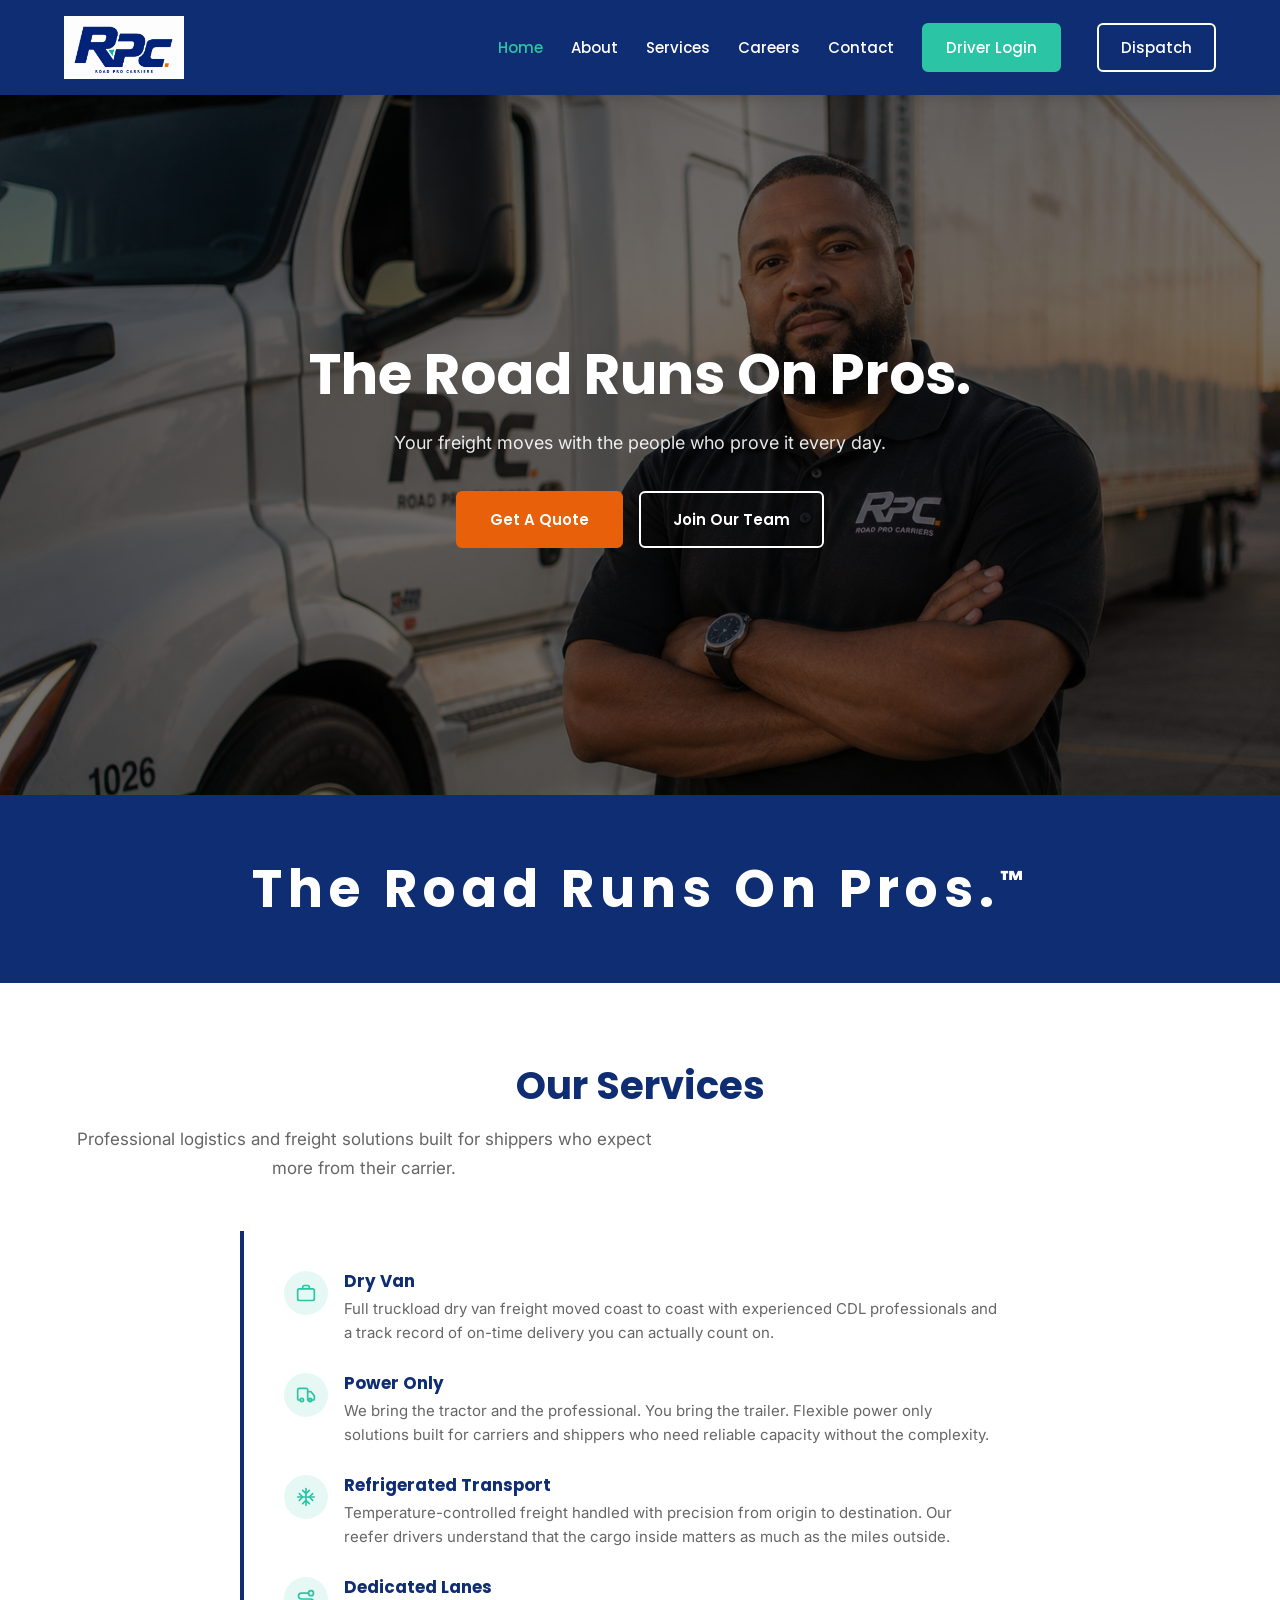
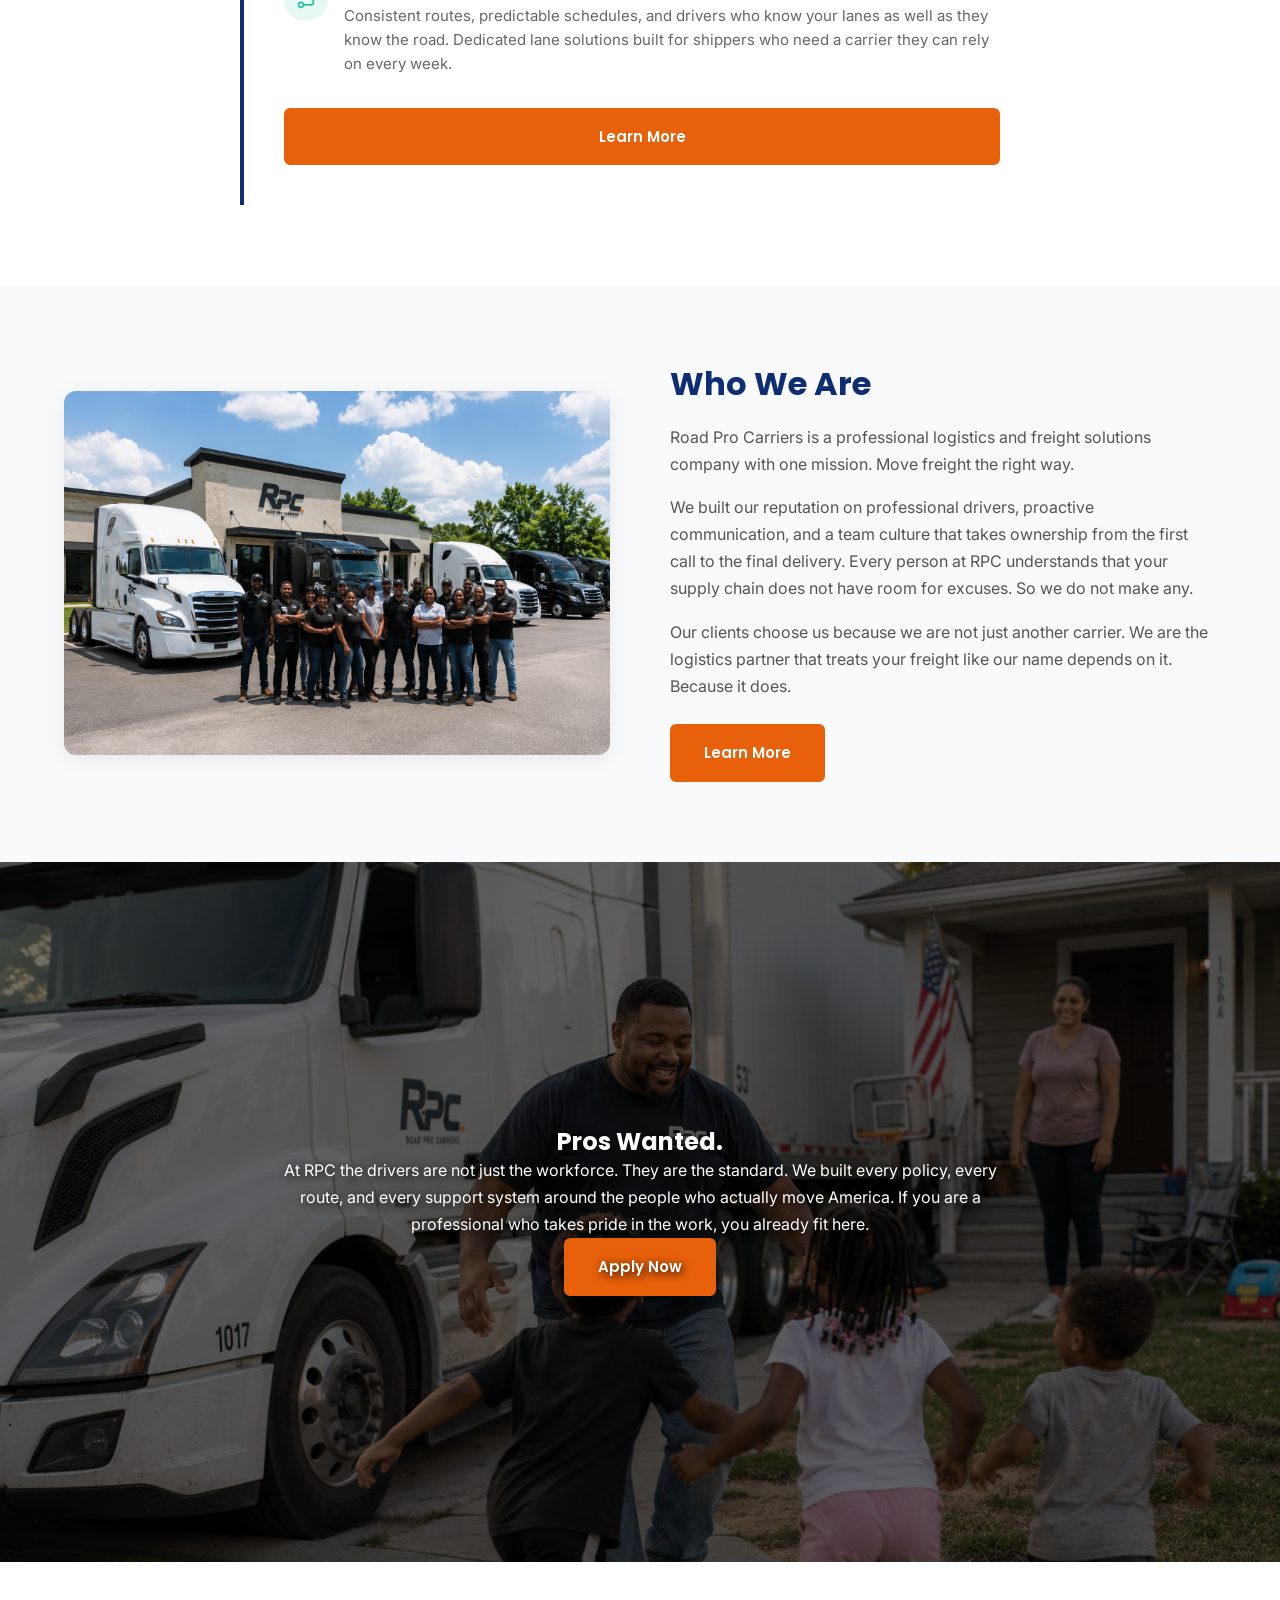
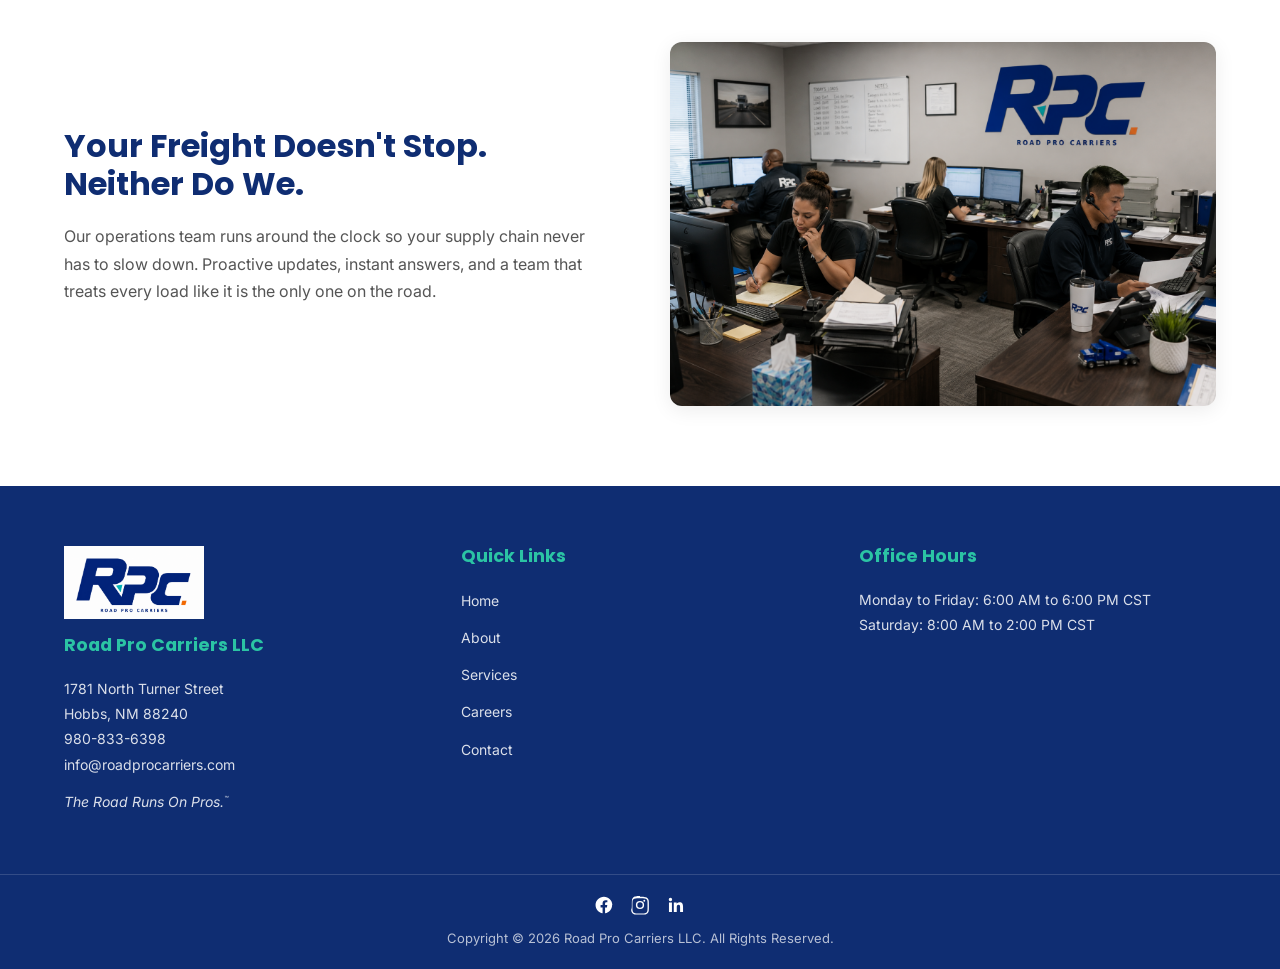
<file: index.html>
<!DOCTYPE html>
<html lang="en">
<head>
  <meta charset="UTF-8">
  <meta name="viewport" content="width=device-width, initial-scale=1.0">
  <meta name="description" content="Road Pro Carriers LLC delivers professional logistics and freight solutions across America. The Road Runs On Pros. Get a quote or join our team today.">
  <title>Road Pro Carriers LLC | The Road Runs On Pros.</title>
  <link rel="stylesheet" href="styles.css">
</head>
<body>

  <header class="site-header">
    <div class="header-inner">
      <a href="https://www.roadprocarriers.com" class="logo">
        <img src="images/logo.png" alt="Road Pro Carriers LLC">
      </a>
      <input type="checkbox" id="nav-toggle" class="nav-toggle">
      <label for="nav-toggle" class="hamburger" aria-label="Toggle navigation">
        <span></span><span></span><span></span>
      </label>
      <nav class="main-nav">
        <a href="index.html" class="active">Home</a>
        <a href="about.html">About</a>
        <a href="services.html">Services</a>
        <a href="careers.html">Careers</a>
        <a href="contact.html">Contact</a>
        <a href="driver-login.html" class="btn btn-teal nav-login">Driver Login</a>
      <a href="portals.html" class="btn btn-navy nav-admin">Dispatch</a>
      </nav>
    </div>
  </header>

  <section class="hero" style="background-image: url('images/hero-driver.png');">
    <div class="hero-content">
      <h1>The Road Runs On Pros.</h1>
      <p>Your freight moves with the people who prove it every day.</p>
      <div class="hero-buttons">
        <a href="contact.html" class="btn btn-orange">Get A Quote</a>
        <a href="careers.html" class="btn btn-white-outline">Join Our Team</a>
      </div>
    </div>
  </section>

  <div class="tagline-bar">The Road Runs On Pros.<sup style="font-size:0.5em; vertical-align:super;">™</sup></div>

  <section>
    <div class="container">
      <h2 class="section-title text-center">Our Services</h2>
      <p class="section-subtitle text-center">Professional logistics and freight solutions built for shippers who expect more from their carrier.</p>
      <div class="services-overview">
        <div class="card services-overview-card">
          <div class="services-overview-list">
            <div class="service-overview-item">
              <div class="icon-circle">
                <svg xmlns="http://www.w3.org/2000/svg" viewBox="0 0 24 24" fill="none" stroke="currentColor" stroke-width="2" stroke-linecap="round" stroke-linejoin="round"><rect x="2" y="7" width="20" height="14" rx="2"/><path d="M16 7V5a2 2 0 0 0-2-2h-4a2 2 0 0 0-2 2v2"/></svg>
              </div>
              <div>
                <h3>Dry Van</h3>
                <p>Full truckload dry van freight moved coast to coast with experienced CDL professionals and a track record of on-time delivery you can actually count on.</p>
              </div>
            </div>
            <div class="service-overview-item">
              <div class="icon-circle">
                <svg xmlns="http://www.w3.org/2000/svg" viewBox="0 0 24 24" fill="none" stroke="currentColor" stroke-width="2" stroke-linecap="round" stroke-linejoin="round"><path d="M14 18V6a2 2 0 0 0-2-2H4a2 2 0 0 0-2 2v11a1 1 0 0 0 1 1h2"/><path d="M15 18h2"/><path d="M19 18h2a1 1 0 0 0 1-1v-3.65a1 1 0 0 0-.22-.624l-3.48-4.35A1 1 0 0 0 17.52 8H14"/><circle cx="17" cy="18" r="2"/><circle cx="7" cy="18" r="2"/></svg>
              </div>
              <div>
                <h3>Power Only</h3>
                <p>We bring the tractor and the professional. You bring the trailer. Flexible power only solutions built for carriers and shippers who need reliable capacity without the complexity.</p>
              </div>
            </div>
            <div class="service-overview-item">
              <div class="icon-circle">
                <svg xmlns="http://www.w3.org/2000/svg" viewBox="0 0 24 24" fill="none" stroke="currentColor" stroke-width="2" stroke-linecap="round" stroke-linejoin="round"><line x1="2" y1="12" x2="22" y2="12"/><line x1="12" y1="2" x2="12" y2="22"/><path d="m20 16-4-4 4-4"/><path d="m4 8 4 4-4 4"/><path d="m16 4-4 4-4-4"/><path d="m8 20 4-4 4 4"/></svg>
              </div>
              <div>
                <h3>Refrigerated Transport</h3>
                <p>Temperature-controlled freight handled with precision from origin to destination. Our reefer drivers understand that the cargo inside matters as much as the miles outside.</p>
              </div>
            </div>
            <div class="service-overview-item">
              <div class="icon-circle">
                <svg xmlns="http://www.w3.org/2000/svg" viewBox="0 0 24 24" fill="none" stroke="currentColor" stroke-width="2" stroke-linecap="round" stroke-linejoin="round"><circle cx="6" cy="19" r="3"/><path d="M9 19h8.5a3.5 3.5 0 0 0 0-7h-11a3.5 3.5 0 0 1 0-7H15"/><circle cx="18" cy="5" r="3"/></svg>
              </div>
              <div>
                <h3>Dedicated Lanes</h3>
                <p>Consistent routes, predictable schedules, and drivers who know your lanes as well as they know the road. Dedicated lane solutions built for shippers who need a carrier they can rely on every week.</p>
              </div>
            </div>
          </div>
          <a href="services.html" class="btn btn-orange">Learn More</a>
        </div>
      </div>
    </div>
  </section>

  <section class="bg-light">
    <div class="container two-col">
      <div class="col-image">
        <img src="images/team-building.png" alt="Road Pro Carriers team building together">
      </div>
      <div class="col-text content-block">
        <h2>Who We Are</h2>
        <p>Road Pro Carriers is a professional logistics and freight solutions company with one mission. Move freight the right way.</p>
        <p>We built our reputation on professional drivers, proactive communication, and a team culture that takes ownership from the first call to the final delivery. Every person at RPC understands that your supply chain does not have room for excuses. So we do not make any.</p>
        <p>Our clients choose us because we are not just another carrier. We are the logistics partner that treats your freight like our name depends on it. Because it does.</p>
        <a href="about.html" class="btn btn-orange">Learn More</a>
      </div>
    </div>
  </section>

  <section class="cta-banner cta-banner-homecoming careers-cta">
    <img src="images/family-homecoming.png" alt="Professional driver reunited with his family" class="cta-banner-img">
    <div class="hero-content">
      <h1>Pros Wanted.</h1>
      <p>At RPC the drivers are not just the workforce. They are the standard. We built every policy, every route, and every support system around the people who actually move America. If you are a professional who takes pride in the work, you already fit here.</p>
      <a href="careers.html" class="btn btn-orange">Apply Now</a>
    </div>
  </section>

  <section>
    <div class="container two-col">
      <div class="col-text content-block">
        <h2>Your Freight Doesn't Stop. Neither Do We.</h2>
        <p>Our operations team runs around the clock so your supply chain never has to slow down. Proactive updates, instant answers, and a team that treats every load like it is the only one on the road.</p>
      </div>
      <div class="col-image">
        <img src="images/office-rpc-wall.png" alt="Road Pro Carriers dispatch office">
      </div>
    </div>
  </section>

  <footer class="site-footer">
    <div class="footer-main">
      <div class="footer-col">
        <img src="images/logo.png" alt="Road Pro Carriers" style="width: 140px; margin-bottom: 16px; display: block;">
        <h4>Road Pro Carriers LLC</h4>
        <p>1781 North Turner Street<br>Hobbs, NM 88240</p>
        <p><a href="tel:9808336398">980-833-6398</a></p>
        <p><a href="mailto:info@roadprocarriers.com">info@roadprocarriers.com</a></p>
        <p class="footer-tagline">The Road Runs On Pros.<sup style="font-size:0.5em; vertical-align:super;">™</sup></p>
      </div>
      <div class="footer-col">
        <h4>Quick Links</h4>
        <ul class="footer-links">
          <li><a href="index.html">Home</a></li>
          <li><a href="about.html">About</a></li>
          <li><a href="services.html">Services</a></li>
          <li><a href="careers.html">Careers</a></li>
          <li><a href="contact.html">Contact</a></li>
        </ul>
      </div>
      <div class="footer-col">
        <h4>Office Hours</h4>
        <p>Monday to Friday: 6:00 AM to 6:00 PM CST</p>
        <p>Saturday: 8:00 AM to 2:00 PM CST</p>
      </div>
    </div>
    <div class="footer-bottom"><div class="footer-social"><a href="https://www.facebook.com/profile.php?id=1209260988936716" target="_blank" rel="noopener noreferrer" aria-label="Facebook"><svg xmlns="http://www.w3.org/2000/svg" viewBox="0 0 24 24" width="20" height="20" fill="currentColor"><path d="M22 12.06C22 6.48 17.52 2 11.94 2 6.35 2 1.87 6.48 1.87 12.06c0 5.02 3.66 9.18 8.44 9.94v-7.03H7.9v-2.91h2.41V9.91c0-2.38 1.42-3.7 3.6-3.7 1.04 0 2.13.19 2.13.19v2.34h-1.2c-1.18 0-1.55.73-1.55 1.48v1.78h2.64l-.42 2.91h-2.22V22c4.78-.76 8.44-4.92 8.44-9.94Z"/></svg></a><a href="https://www.instagram.com/roadprocarriers" target="_blank" rel="noopener noreferrer" aria-label="Instagram"><svg xmlns="http://www.w3.org/2000/svg" viewBox="0 0 24 24" width="20" height="20" fill="currentColor"><path d="M12 2.2c3.2 0 3.58.01 4.85.07 1.17.05 1.97.24 2.43.4a4.9 4.9 0 0 1 1.77 1.15 4.9 4.9 0 0 1 1.15 1.77c.16.46.35 1.26.4 2.43.06 1.27.07 1.65.07 4.85s-.01 3.58-.07 4.85c-.05 1.17-.24 1.97-.4 2.43a4.9 4.9 0 0 1-1.15 1.77 4.9 4.9 0 0 1-1.77 1.15c-.46.16-1.26.35-2.43.4-1.27.06-1.65.07-4.85.07s-3.58-.01-4.85-.07c-1.17-.05-1.97-.24-2.43-.4a4.9 4.9 0 0 1-1.77-1.15 4.9 4.9 0 0 1-1.15-1.77c-.16-.46-.35-1.26-.4-2.43C2.21 15.58 2.2 15.2 2.2 12s.01-3.58.07-4.85c.05-1.17.24-1.97.4-2.43a4.9 4.9 0 0 1 1.15-1.77A4.9 4.9 0 0 1 5.59 1.8c.46-.16 1.26-.35 2.43-.4C9.29 1.34 9.67 1.33 12 1.33Zm0 1.8c-3.15 0-3.52.01-4.76.07-1.03.05-1.6.22-1.97.36a3.1 3.1 0 0 0-1.15.75c-.36.35-.58.7-.75 1.15-.14.37-.31.94-.36 1.97-.06 1.24-.07 1.61-.07 4.76s.01 3.52.07 4.76c.05 1.03.22 1.6.36 1.97.17.45.39.8.75 1.15.35.36.7.58 1.15.75.37.14.94.31 1.97.36 1.24.06 1.61.07 4.76.07s3.52-.01 4.76-.07c1.03-.05 1.6-.22 1.97-.36a3.1 3.1 0 0 0 1.15-.75c.36-.35.58-.7.75-1.15.14-.37.31-.94.36-1.97.06-1.24.07-1.61.07-4.76s-.01-3.52-.07-4.76c-.05-1.03-.22-1.6-.36-1.97a3.1 3.1 0 0 0-.75-1.15 3.1 3.1 0 0 0-1.15-.75c-.37-.14-.94-.31-1.97-.36-1.24-.06-1.61-.07-4.76-.07Zm0 3.06a4.94 4.94 0 1 1 0 9.88 4.94 4.94 0 0 1 0-9.88Zm0 8.14a3.2 3.2 0 1 0 0-6.4 3.2 3.2 0 0 0 0 6.4Zm6.29-8.34a1.15 1.15 0 1 1-2.3 0 1.15 1.15 0 0 1 2.3 0Z"/></svg></a><a href="https://www.linkedin.com/company/roadprocarriers" target="_blank" rel="noopener noreferrer" aria-label="LinkedIn"><svg xmlns="http://www.w3.org/2000/svg" viewBox="0 0 24 24" width="20" height="20" fill="currentColor"><path d="M20.45 20.45h-3.55v-5.57c0-1.33-.02-3.04-1.85-3.04-1.86 0-2.14 1.45-2.14 2.94v5.67H9.36V9h3.41v1.56h.05c.48-.9 1.63-1.85 3.36-1.85 3.6 0 4.27 2.37 4.27 5.45v6.29ZM5.34 7.43a2.06 2.06 0 1 1 0-4.12 2.06 2.06 0 0 1 0 4.12ZM7.12 20.45H3.56V9h3.56v11.45Z"/></svg></a></div>
      <p>Copyright &copy; 2026 Road Pro Carriers LLC. All Rights Reserved.</p>
    </div>
  </footer>

</body>
</html>
</file>
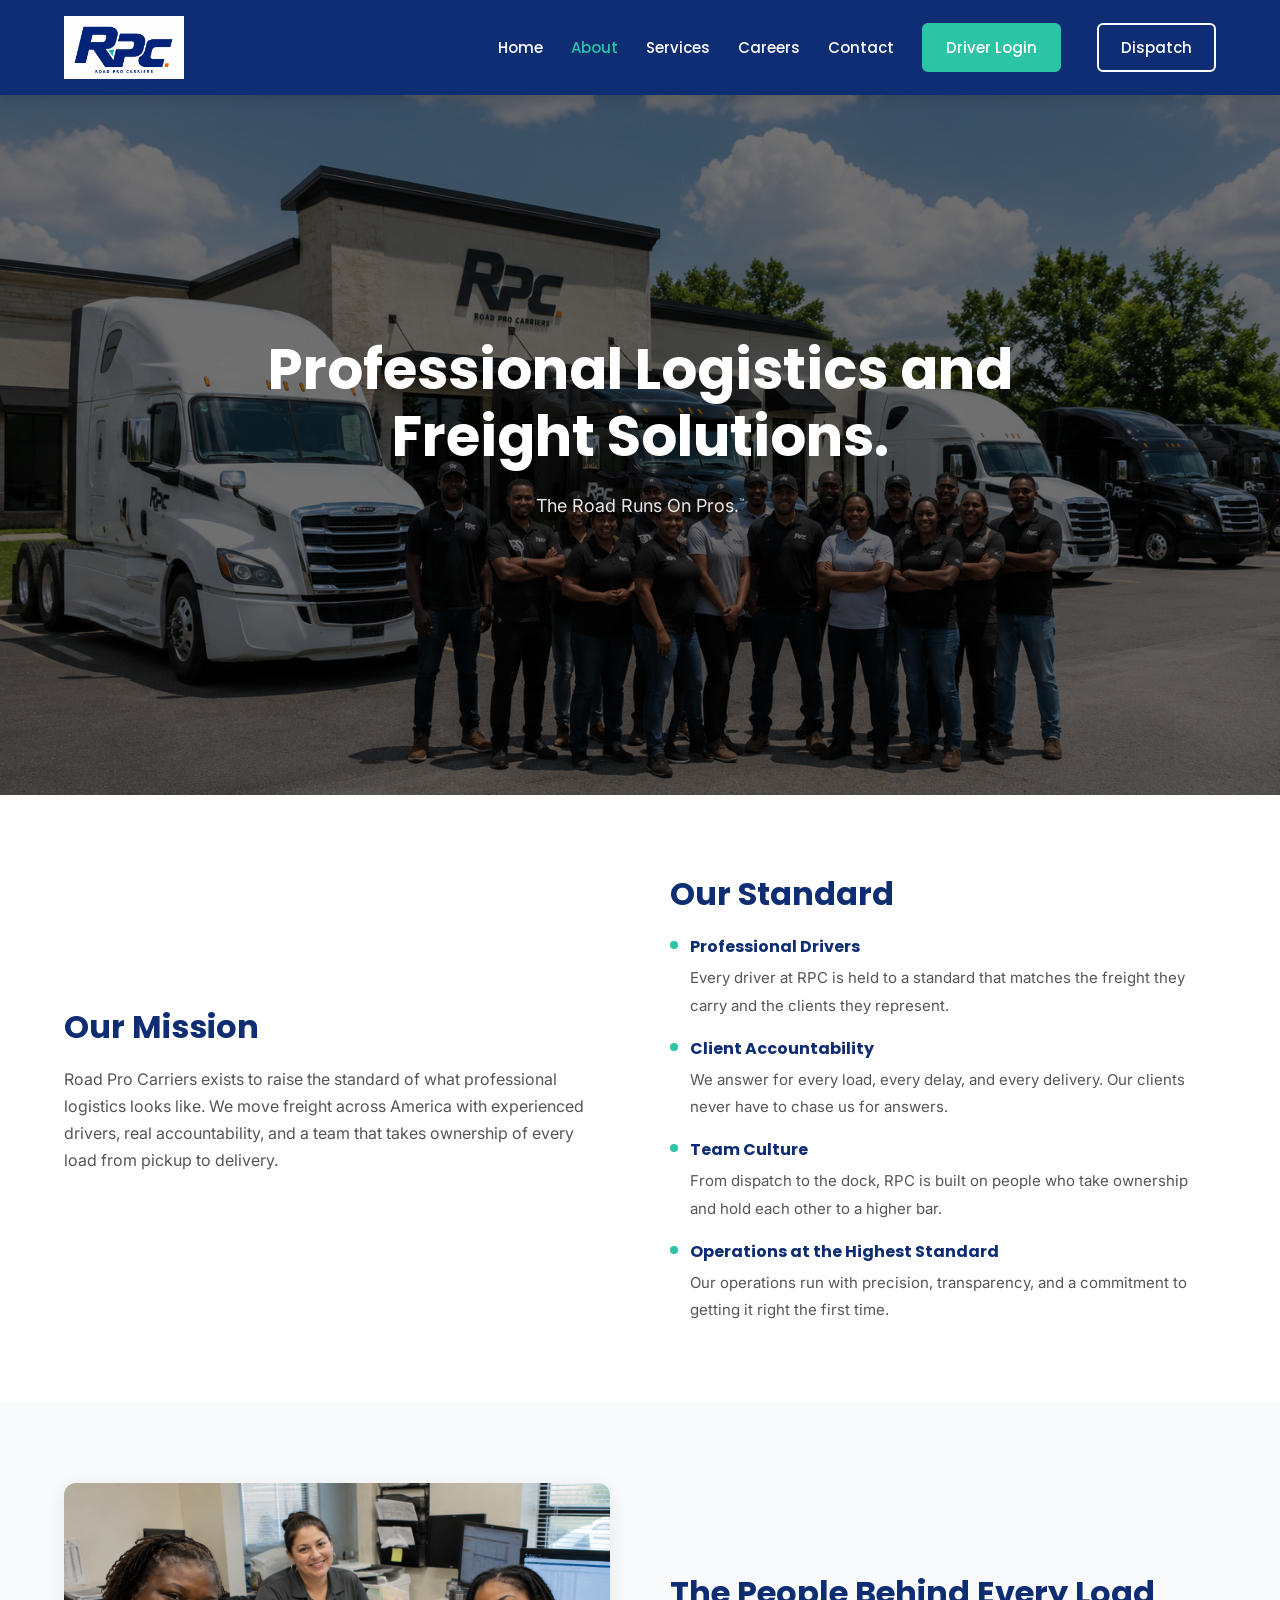
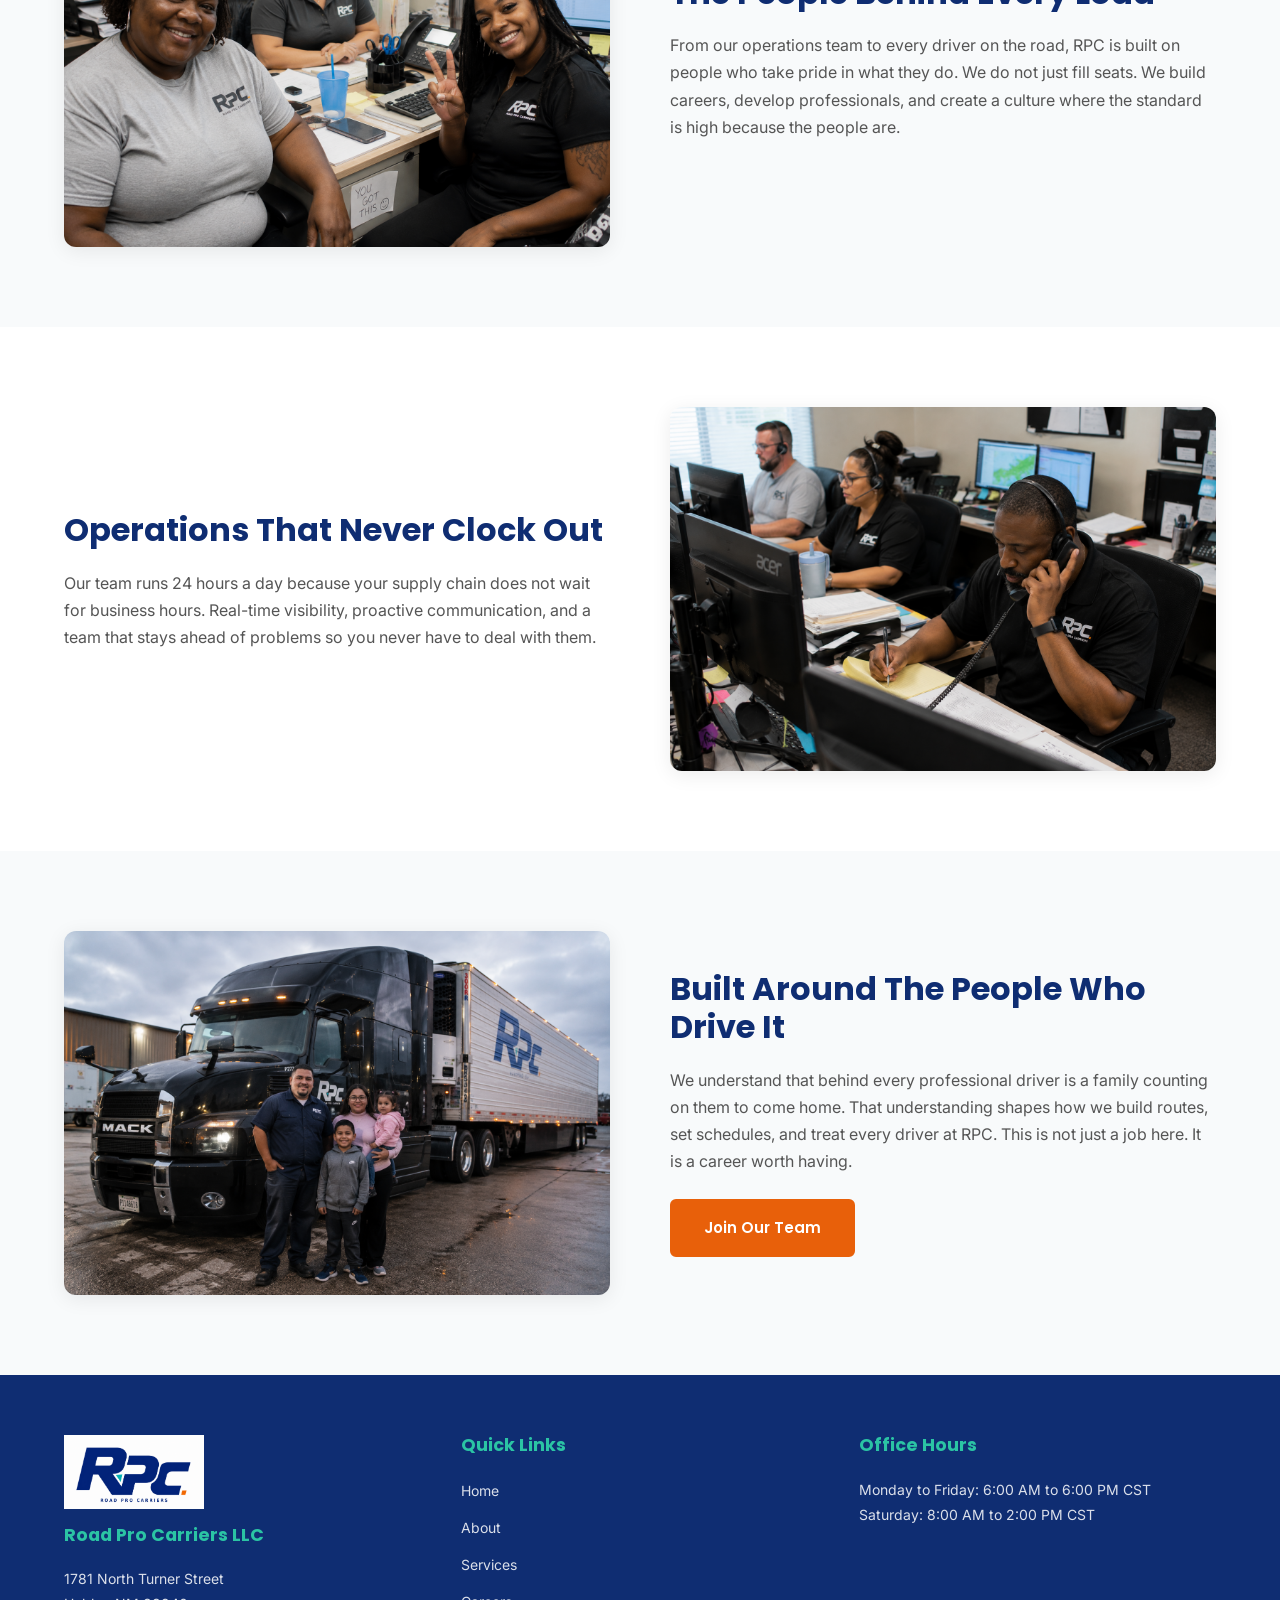
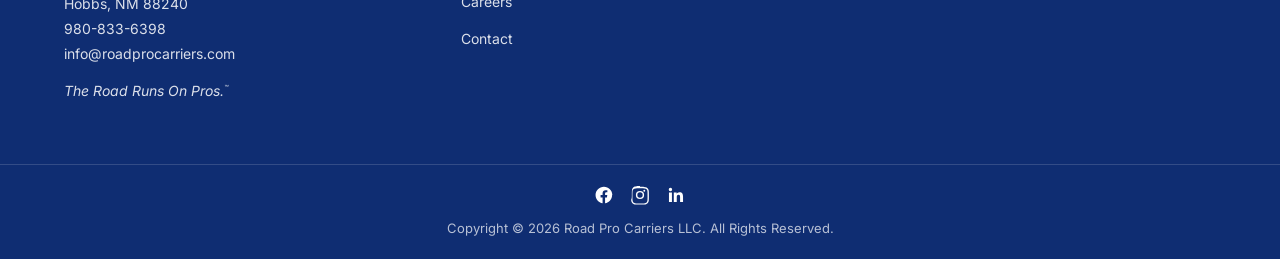
<file: about.html>
<!DOCTYPE html>
<html lang="en">
<head>
  <meta charset="UTF-8">
  <meta name="viewport" content="width=device-width, initial-scale=1.0">
  <meta name="description" content="Road Pro Carriers LLC provides professional logistics and freight solutions nationwide. The Road Runs On Pros.">
  <title>About Us | Road Pro Carriers LLC</title>
  <link rel="stylesheet" href="styles.css">
</head>
<body>

  <header class="site-header">
    <div class="header-inner">
      <a href="https://www.roadprocarriers.com" class="logo">
        <img src="images/logo.png" alt="Road Pro Carriers LLC">
      </a>
      <input type="checkbox" id="nav-toggle" class="nav-toggle">
      <label for="nav-toggle" class="hamburger" aria-label="Toggle navigation">
        <span></span><span></span><span></span>
      </label>
      <nav class="main-nav">
        <a href="index.html">Home</a>
        <a href="about.html" class="active">About</a>
        <a href="services.html">Services</a>
        <a href="careers.html">Careers</a>
        <a href="contact.html">Contact</a>
        <a href="driver-login.html" class="btn btn-teal nav-login">Driver Login</a>
        <a href="portals.html" class="btn btn-navy nav-admin">Dispatch</a>
      </nav>
    </div>
  </header>

  <section class="hero hero-about" style="background-image: url('images/team-building.png');">
    <div class="hero-content">
      <h1>Professional Logistics and Freight Solutions.</h1>
      <p>The Road Runs On Pros.<sup style="font-size:0.5em; vertical-align:super;">™</sup></p>
    </div>
  </section>

  <section>
    <div class="container two-col">
      <div class="col-text content-block">
        <h2>Our Mission</h2>
        <p>Road Pro Carriers exists to raise the standard of what professional logistics looks like. We move freight across America with experienced drivers, real accountability, and a team that takes ownership of every load from pickup to delivery.</p>
      </div>
      <div class="col-text content-block">
        <h2>Our Standard</h2>
        <div class="values-list">
          <div class="value-item">
            <span class="value-dot"></span>
            <div>
              <strong>Professional Drivers</strong>
              <span>Every driver at RPC is held to a standard that matches the freight they carry and the clients they represent.</span>
            </div>
          </div>
          <div class="value-item">
            <span class="value-dot"></span>
            <div>
              <strong>Client Accountability</strong>
              <span>We answer for every load, every delay, and every delivery. Our clients never have to chase us for answers.</span>
            </div>
          </div>
          <div class="value-item">
            <span class="value-dot"></span>
            <div>
              <strong>Team Culture</strong>
              <span>From dispatch to the dock, RPC is built on people who take ownership and hold each other to a higher bar.</span>
            </div>
          </div>
          <div class="value-item">
            <span class="value-dot"></span>
            <div>
              <strong>Operations at the Highest Standard</strong>
              <span>Our operations run with precision, transparency, and a commitment to getting it right the first time.</span>
            </div>
          </div>
        </div>
      </div>
    </div>
  </section>

  <section class="bg-light">
    <div class="container two-col">
      <div class="col-image">
        <img src="images/office-team-smiling.png" alt="Road Pro Carriers office team">
      </div>
      <div class="col-text content-block">
        <h2>The People Behind Every Load</h2>
        <p>From our operations team to every driver on the road, RPC is built on people who take pride in what they do. We do not just fill seats. We build careers, develop professionals, and create a culture where the standard is high because the people are.</p>
      </div>
    </div>
  </section>

  <section>
    <div class="container two-col reverse">
      <div class="col-image">
        <img src="images/dispatch-team.png" alt="Road Pro Carriers dispatch team">
      </div>
      <div class="col-text content-block">
        <h2>Operations That Never Clock Out</h2>
        <p>Our team runs 24 hours a day because your supply chain does not wait for business hours. Real-time visibility, proactive communication, and a team that stays ahead of problems so you never have to deal with them.</p>
      </div>
    </div>
  </section>

  <section class="bg-light">
    <div class="container two-col">
      <div class="col-image">
        <img src="images/family-mack.png" alt="Road Pro Carriers driver with family">
      </div>
      <div class="col-text content-block">
        <h2>Built Around The People Who Drive It</h2>
        <p>We understand that behind every professional driver is a family counting on them to come home. That understanding shapes how we build routes, set schedules, and treat every driver at RPC. This is not just a job here. It is a career worth having.</p>
        <a href="careers.html" class="btn btn-orange">Join Our Team</a>
      </div>
    </div>
  </section>

  <footer class="site-footer">
    <div class="footer-main">
      <div class="footer-col">
        <img src="images/logo.png" alt="Road Pro Carriers" style="width: 140px; margin-bottom: 16px; display: block;">
        <h4>Road Pro Carriers LLC</h4>
        <p>1781 North Turner Street<br>Hobbs, NM 88240</p>
        <p><a href="tel:9808336398">980-833-6398</a></p>
        <p><a href="mailto:info@roadprocarriers.com">info@roadprocarriers.com</a></p>
        <p class="footer-tagline">The Road Runs On Pros.<sup style="font-size:0.5em; vertical-align:super;">™</sup></p>
      </div>
      <div class="footer-col">
        <h4>Quick Links</h4>
        <ul class="footer-links">
          <li><a href="index.html">Home</a></li>
          <li><a href="about.html">About</a></li>
          <li><a href="services.html">Services</a></li>
          <li><a href="careers.html">Careers</a></li>
          <li><a href="contact.html">Contact</a></li>
        </ul>
      </div>
      <div class="footer-col">
        <h4>Office Hours</h4>
        <p>Monday to Friday: 6:00 AM to 6:00 PM CST</p>
        <p>Saturday: 8:00 AM to 2:00 PM CST</p>
      </div>
    </div>
    <div class="footer-bottom"><div class="footer-social"><a href="https://www.facebook.com/profile.php?id=1209260988936716" target="_blank" rel="noopener noreferrer" aria-label="Facebook"><svg xmlns="http://www.w3.org/2000/svg" viewBox="0 0 24 24" width="20" height="20" fill="currentColor"><path d="M22 12.06C22 6.48 17.52 2 11.94 2 6.35 2 1.87 6.48 1.87 12.06c0 5.02 3.66 9.18 8.44 9.94v-7.03H7.9v-2.91h2.41V9.91c0-2.38 1.42-3.7 3.6-3.7 1.04 0 2.13.19 2.13.19v2.34h-1.2c-1.18 0-1.55.73-1.55 1.48v1.78h2.64l-.42 2.91h-2.22V22c4.78-.76 8.44-4.92 8.44-9.94Z"/></svg></a><a href="https://www.instagram.com/roadprocarriers" target="_blank" rel="noopener noreferrer" aria-label="Instagram"><svg xmlns="http://www.w3.org/2000/svg" viewBox="0 0 24 24" width="20" height="20" fill="currentColor"><path d="M12 2.2c3.2 0 3.58.01 4.85.07 1.17.05 1.97.24 2.43.4a4.9 4.9 0 0 1 1.77 1.15 4.9 4.9 0 0 1 1.15 1.77c.16.46.35 1.26.4 2.43.06 1.27.07 1.65.07 4.85s-.01 3.58-.07 4.85c-.05 1.17-.24 1.97-.4 2.43a4.9 4.9 0 0 1-1.15 1.77 4.9 4.9 0 0 1-1.77 1.15c-.46.16-1.26.35-2.43.4-1.27.06-1.65.07-4.85.07s-3.58-.01-4.85-.07c-1.17-.05-1.97-.24-2.43-.4a4.9 4.9 0 0 1-1.77-1.15 4.9 4.9 0 0 1-1.15-1.77c-.16-.46-.35-1.26-.4-2.43C2.21 15.58 2.2 15.2 2.2 12s.01-3.58.07-4.85c.05-1.17.24-1.97.4-2.43a4.9 4.9 0 0 1 1.15-1.77A4.9 4.9 0 0 1 5.59 1.8c.46-.16 1.26-.35 2.43-.4C9.29 1.34 9.67 1.33 12 1.33Zm0 1.8c-3.15 0-3.52.01-4.76.07-1.03.05-1.6.22-1.97.36a3.1 3.1 0 0 0-1.15.75c-.36.35-.58.7-.75 1.15-.14.37-.31.94-.36 1.97-.06 1.24-.07 1.61-.07 4.76s.01 3.52.07 4.76c.05 1.03.22 1.6.36 1.97.17.45.39.8.75 1.15.35.36.7.58 1.15.75.37.14.94.31 1.97.36 1.24.06 1.61.07 4.76.07s3.52-.01 4.76-.07c1.03-.05 1.6-.22 1.97-.36a3.1 3.1 0 0 0 1.15-.75c.36-.35.58-.7.75-1.15.14-.37.31-.94.36-1.97.06-1.24.07-1.61.07-4.76s-.01-3.52-.07-4.76c-.05-1.03-.22-1.6-.36-1.97a3.1 3.1 0 0 0-.75-1.15 3.1 3.1 0 0 0-1.15-.75c-.37-.14-.94-.31-1.97-.36-1.24-.06-1.61-.07-4.76-.07Zm0 3.06a4.94 4.94 0 1 1 0 9.88 4.94 4.94 0 0 1 0-9.88Zm0 8.14a3.2 3.2 0 1 0 0-6.4 3.2 3.2 0 0 0 0 6.4Zm6.29-8.34a1.15 1.15 0 1 1-2.3 0 1.15 1.15 0 0 1 2.3 0Z"/></svg></a><a href="https://www.linkedin.com/company/roadprocarriers" target="_blank" rel="noopener noreferrer" aria-label="LinkedIn"><svg xmlns="http://www.w3.org/2000/svg" viewBox="0 0 24 24" width="20" height="20" fill="currentColor"><path d="M20.45 20.45h-3.55v-5.57c0-1.33-.02-3.04-1.85-3.04-1.86 0-2.14 1.45-2.14 2.94v5.67H9.36V9h3.41v1.56h.05c.48-.9 1.63-1.85 3.36-1.85 3.6 0 4.27 2.37 4.27 5.45v6.29ZM5.34 7.43a2.06 2.06 0 1 1 0-4.12 2.06 2.06 0 0 1 0 4.12ZM7.12 20.45H3.56V9h3.56v11.45Z"/></svg></a></div>
      <p>Copyright &copy; 2026 Road Pro Carriers LLC. All Rights Reserved.</p>
    </div>
  </footer>

</body>
</html>
</file>
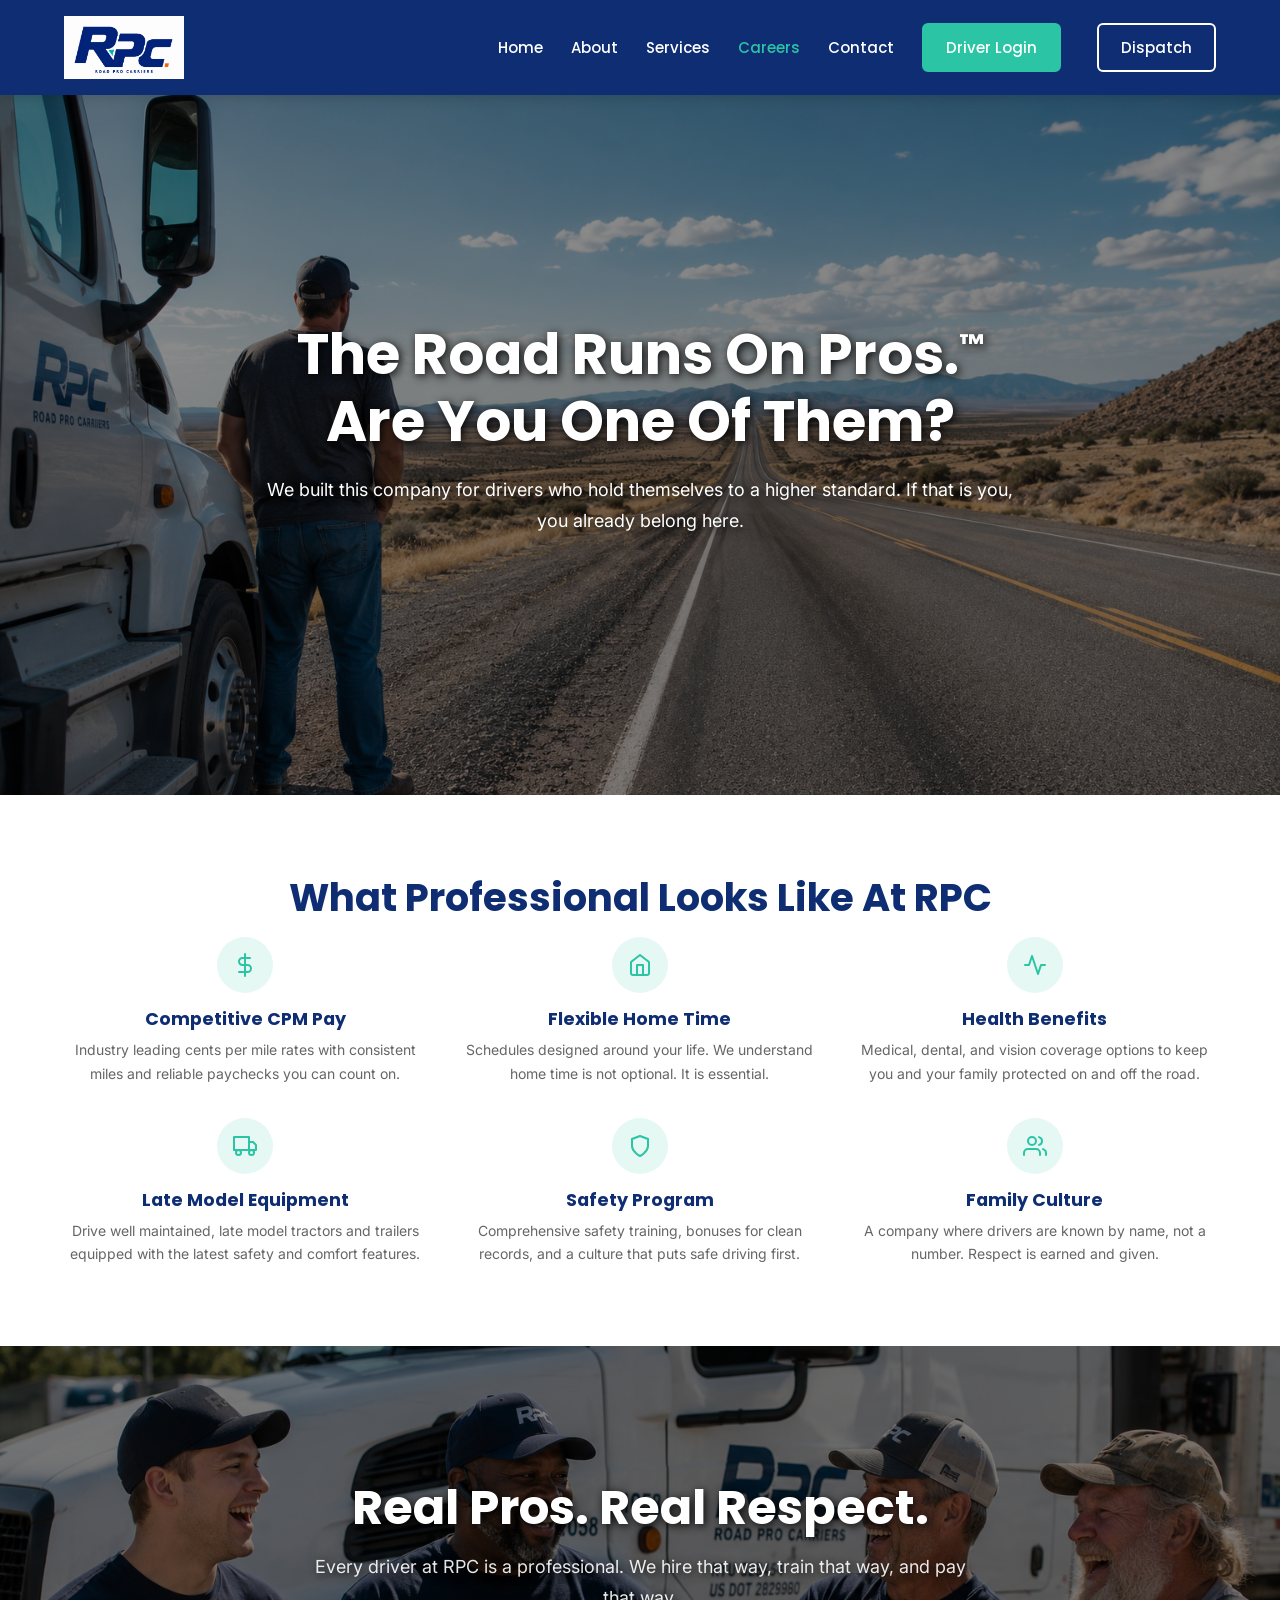
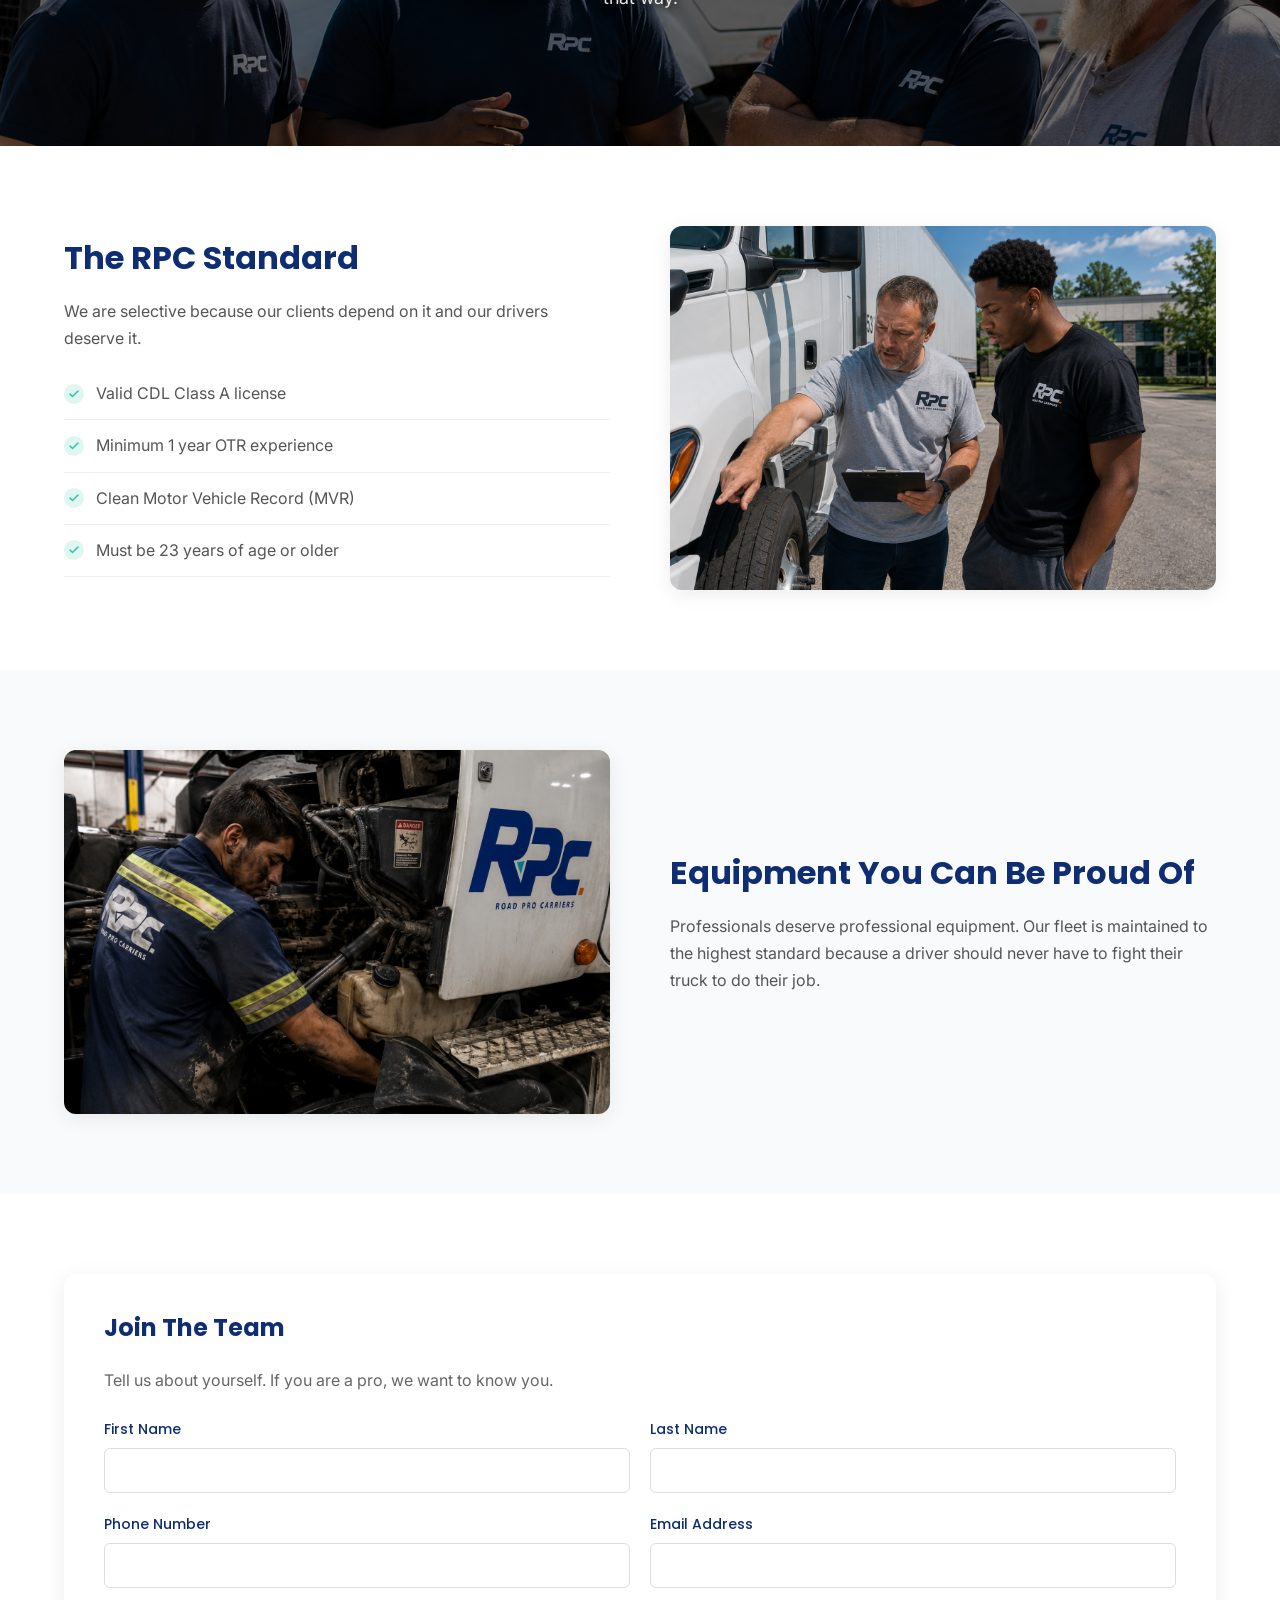
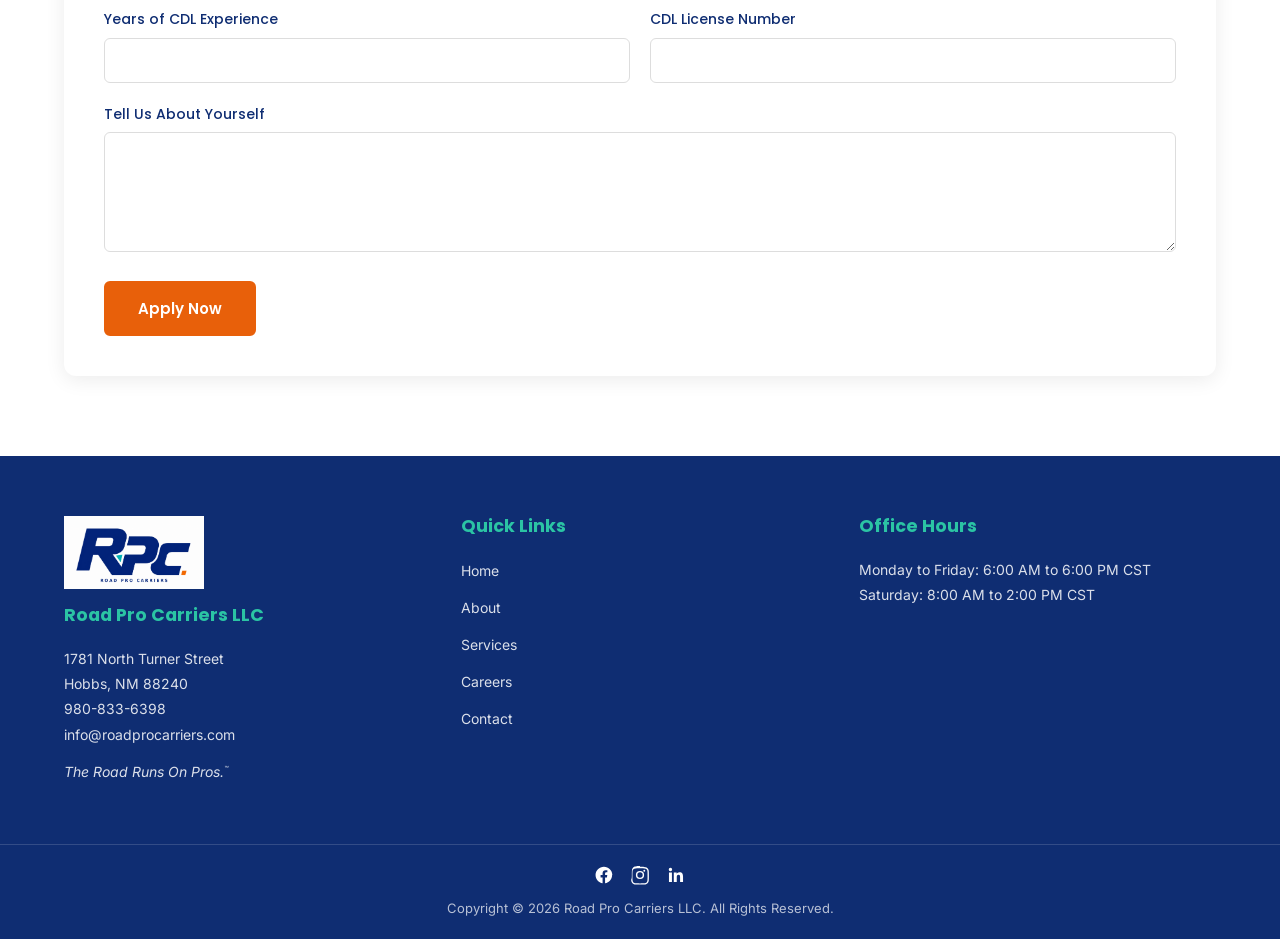
<file: careers.html>
<!DOCTYPE html>
<html lang="en">
<head>
  <meta charset="UTF-8">
  <meta name="viewport" content="width=device-width, initial-scale=1.0">
  <meta name="description" content="The Road Runs On Pros. Are you one of them? Join Road Pro Carriers LLC for competitive CPM pay, professional equipment, and a culture built for drivers who hold themselves to a higher standard.">
  <title>Careers | Road Pro Carriers LLC</title>
  <link rel="stylesheet" href="styles.css">
</head>
<body>

  <header class="site-header">
    <div class="header-inner">
      <a href="https://www.roadprocarriers.com" class="logo">
        <img src="images/logo.png" alt="Road Pro Carriers LLC">
      </a>
      <input type="checkbox" id="nav-toggle" class="nav-toggle">
      <label for="nav-toggle" class="hamburger" aria-label="Toggle navigation">
        <span></span><span></span><span></span>
      </label>
      <nav class="main-nav">
        <a href="index.html">Home</a>
        <a href="about.html">About</a>
        <a href="services.html">Services</a>
        <a href="careers.html" class="active">Careers</a>
        <a href="contact.html">Contact</a>
        <a href="driver-login.html" class="btn btn-teal nav-login">Driver Login</a>
        <a href="portals.html" class="btn btn-navy nav-admin">Dispatch</a>
      </nav>
    </div>
  </header>

  <section class="hero careers-hero careers-cta" style="background-image: url('images/open-road.png');">
    <div class="hero-content">
      <h1>The Road Runs On Pros.<sup style="font-size:0.5em; vertical-align:super;">™</sup> Are You One Of Them?</h1>
      <p>We built this company for drivers who hold themselves to a higher standard. If that is you, you already belong here.</p>
    </div>
  </section>

  <section>
    <div class="container">
      <h2 class="section-title text-center">What Professional Looks Like At RPC</h2>
      <div class="benefits-grid">
        <div class="card benefit-card">
          <div class="icon-circle icon-circle-sm">
            <svg xmlns="http://www.w3.org/2000/svg" viewBox="0 0 24 24" fill="none" stroke="currentColor" stroke-width="2" stroke-linecap="round" stroke-linejoin="round"><line x1="12" y1="1" x2="12" y2="23"/><path d="M17 5H9.5a3.5 3.5 0 0 0 0 7h5a3.5 3.5 0 0 1 0 7H6"/></svg>
          </div>
          <h3>Competitive CPM Pay</h3>
          <p>Industry leading cents per mile rates with consistent miles and reliable paychecks you can count on.</p>
        </div>
        <div class="card benefit-card">
          <div class="icon-circle icon-circle-sm">
            <svg xmlns="http://www.w3.org/2000/svg" viewBox="0 0 24 24" fill="none" stroke="currentColor" stroke-width="2" stroke-linecap="round" stroke-linejoin="round"><path d="m3 9 9-7 9 7v11a2 2 0 0 1-2 2H5a2 2 0 0 1-2-2z"/><polyline points="9 22 9 12 15 12 15 22"/></svg>
          </div>
          <h3>Flexible Home Time</h3>
          <p>Schedules designed around your life. We understand home time is not optional. It is essential.</p>
        </div>
        <div class="card benefit-card">
          <div class="icon-circle icon-circle-sm">
            <svg xmlns="http://www.w3.org/2000/svg" viewBox="0 0 24 24" fill="none" stroke="currentColor" stroke-width="2" stroke-linecap="round" stroke-linejoin="round"><path d="M22 12h-4l-3 9L9 3l-3 9H2"/></svg>
          </div>
          <h3>Health Benefits</h3>
          <p>Medical, dental, and vision coverage options to keep you and your family protected on and off the road.</p>
        </div>
        <div class="card benefit-card">
          <div class="icon-circle icon-circle-sm">
            <svg xmlns="http://www.w3.org/2000/svg" viewBox="0 0 24 24" fill="none" stroke="currentColor" stroke-width="2" stroke-linecap="round" stroke-linejoin="round"><rect x="1" y="3" width="15" height="13"/><polygon points="16 8 20 8 23 11 23 16 16 16 16 8"/><circle cx="5.5" cy="18.5" r="2.5"/><circle cx="18.5" cy="18.5" r="2.5"/></svg>
          </div>
          <h3>Late Model Equipment</h3>
          <p>Drive well maintained, late model tractors and trailers equipped with the latest safety and comfort features.</p>
        </div>
        <div class="card benefit-card">
          <div class="icon-circle icon-circle-sm">
            <svg xmlns="http://www.w3.org/2000/svg" viewBox="0 0 24 24" fill="none" stroke="currentColor" stroke-width="2" stroke-linecap="round" stroke-linejoin="round"><path d="M12 22s8-4 8-10V5l-8-3-8 3v7c0 6 8 10 8 10z"/></svg>
          </div>
          <h3>Safety Program</h3>
          <p>Comprehensive safety training, bonuses for clean records, and a culture that puts safe driving first.</p>
        </div>
        <div class="card benefit-card">
          <div class="icon-circle icon-circle-sm">
            <svg xmlns="http://www.w3.org/2000/svg" viewBox="0 0 24 24" fill="none" stroke="currentColor" stroke-width="2" stroke-linecap="round" stroke-linejoin="round"><path d="M17 21v-2a4 4 0 0 0-4-4H5a4 4 0 0 0-4 4v2"/><circle cx="9" cy="7" r="4"/><path d="M23 21v-2a4 4 0 0 0-3-3.87"/><path d="M16 3.13a4 4 0 0 1 0 7.75"/></svg>
          </div>
          <h3>Family Culture</h3>
          <p>A company where drivers are known by name, not a number. Respect is earned and given.</p>
        </div>
      </div>
    </div>
  </section>

  <section class="photo-banner photo-banner-drivers" style="background-image: url('images/drivers-culture.png');">
    <div class="photo-banner-content">
      <h2>Real Pros. Real Respect.</h2>
      <p>Every driver at RPC is a professional. We hire that way, train that way, and pay that way.</p>
    </div>
  </section>

  <section>
    <div class="container two-col">
      <div class="col-text content-block">
        <h2>The RPC Standard</h2>
        <p>We are selective because our clients depend on it and our drivers deserve it.</p>
        <ul class="requirements-list">
          <li>Valid CDL Class A license</li>
          <li>Minimum 1 year OTR experience</li>
          <li>Clean Motor Vehicle Record (MVR)</li>
          <li>Must be 23 years of age or older</li>
        </ul>
      </div>
      <div class="col-image">
        <img src="images/training.png" alt="Road Pro Carriers driver training">
      </div>
    </div>
  </section>

  <section class="bg-light">
    <div class="container two-col">
      <div class="col-image">
        <img src="images/mechanic.png" alt="Road Pro Carriers fleet maintenance">
      </div>
      <div class="col-text content-block">
        <h2>Equipment You Can Be Proud Of</h2>
        <p>Professionals deserve professional equipment. Our fleet is maintained to the highest standard because a driver should never have to fight their truck to do their job.</p>
      </div>
    </div>
  </section>

  <section>
    <div class="container">
      <div class="form-card">
        <h2>Join The Team</h2>
        <p style="color: #666; margin-bottom: 24px;">Tell us about yourself. If you are a pro, we want to know you.</p>
        <form action="mailto:HR@roadprocarriers.com" method="POST" enctype="text/plain">
          <div class="form-row">
            <div class="form-group">
              <label for="first-name">First Name</label>
              <input type="text" id="first-name" name="First Name" required>
            </div>
            <div class="form-group">
              <label for="last-name">Last Name</label>
              <input type="text" id="last-name" name="Last Name" required>
            </div>
          </div>
          <div class="form-row">
            <div class="form-group">
              <label for="phone">Phone Number</label>
              <input type="tel" id="phone" name="Phone Number" required>
            </div>
            <div class="form-group">
              <label for="email">Email Address</label>
              <input type="email" id="email" name="Email Address" required>
            </div>
          </div>
          <div class="form-row">
            <div class="form-group">
              <label for="experience">Years of CDL Experience</label>
              <input type="text" id="experience" name="Years of CDL Experience" required>
            </div>
            <div class="form-group">
              <label for="cdl-number">CDL License Number</label>
              <input type="text" id="cdl-number" name="CDL License Number" required>
            </div>
          </div>
          <div class="form-group">
            <label for="about">Tell Us About Yourself</label>
            <textarea id="about" name="Tell Us About Yourself" required></textarea>
          </div>
          <button type="submit" class="btn btn-orange">Apply Now</button>
        </form>
      </div>
    </div>
  </section>

  <footer class="site-footer">
    <div class="footer-main">
      <div class="footer-col">
        <img src="images/logo.png" alt="Road Pro Carriers" style="width: 140px; margin-bottom: 16px; display: block;">
        <h4>Road Pro Carriers LLC</h4>
        <p>1781 North Turner Street<br>Hobbs, NM 88240</p>
        <p><a href="tel:9808336398">980-833-6398</a></p>
        <p><a href="mailto:info@roadprocarriers.com">info@roadprocarriers.com</a></p>
        <p class="footer-tagline">The Road Runs On Pros.<sup style="font-size:0.5em; vertical-align:super;">™</sup></p>
      </div>
      <div class="footer-col">
        <h4>Quick Links</h4>
        <ul class="footer-links">
          <li><a href="index.html">Home</a></li>
          <li><a href="about.html">About</a></li>
          <li><a href="services.html">Services</a></li>
          <li><a href="careers.html">Careers</a></li>
          <li><a href="contact.html">Contact</a></li>
        </ul>
      </div>
      <div class="footer-col">
        <h4>Office Hours</h4>
        <p>Monday to Friday: 6:00 AM to 6:00 PM CST</p>
        <p>Saturday: 8:00 AM to 2:00 PM CST</p>
      </div>
    </div>
    <div class="footer-bottom"><div class="footer-social"><a href="https://www.facebook.com/profile.php?id=1209260988936716" target="_blank" rel="noopener noreferrer" aria-label="Facebook"><svg xmlns="http://www.w3.org/2000/svg" viewBox="0 0 24 24" width="20" height="20" fill="currentColor"><path d="M22 12.06C22 6.48 17.52 2 11.94 2 6.35 2 1.87 6.48 1.87 12.06c0 5.02 3.66 9.18 8.44 9.94v-7.03H7.9v-2.91h2.41V9.91c0-2.38 1.42-3.7 3.6-3.7 1.04 0 2.13.19 2.13.19v2.34h-1.2c-1.18 0-1.55.73-1.55 1.48v1.78h2.64l-.42 2.91h-2.22V22c4.78-.76 8.44-4.92 8.44-9.94Z"/></svg></a><a href="https://www.instagram.com/roadprocarriers" target="_blank" rel="noopener noreferrer" aria-label="Instagram"><svg xmlns="http://www.w3.org/2000/svg" viewBox="0 0 24 24" width="20" height="20" fill="currentColor"><path d="M12 2.2c3.2 0 3.58.01 4.85.07 1.17.05 1.97.24 2.43.4a4.9 4.9 0 0 1 1.77 1.15 4.9 4.9 0 0 1 1.15 1.77c.16.46.35 1.26.4 2.43.06 1.27.07 1.65.07 4.85s-.01 3.58-.07 4.85c-.05 1.17-.24 1.97-.4 2.43a4.9 4.9 0 0 1-1.15 1.77 4.9 4.9 0 0 1-1.77 1.15c-.46.16-1.26.35-2.43.4-1.27.06-1.65.07-4.85.07s-3.58-.01-4.85-.07c-1.17-.05-1.97-.24-2.43-.4a4.9 4.9 0 0 1-1.77-1.15 4.9 4.9 0 0 1-1.15-1.77c-.16-.46-.35-1.26-.4-2.43C2.21 15.58 2.2 15.2 2.2 12s.01-3.58.07-4.85c.05-1.17.24-1.97.4-2.43a4.9 4.9 0 0 1 1.15-1.77A4.9 4.9 0 0 1 5.59 1.8c.46-.16 1.26-.35 2.43-.4C9.29 1.34 9.67 1.33 12 1.33Zm0 1.8c-3.15 0-3.52.01-4.76.07-1.03.05-1.6.22-1.97.36a3.1 3.1 0 0 0-1.15.75c-.36.35-.58.7-.75 1.15-.14.37-.31.94-.36 1.97-.06 1.24-.07 1.61-.07 4.76s.01 3.52.07 4.76c.05 1.03.22 1.6.36 1.97.17.45.39.8.75 1.15.35.36.7.58 1.15.75.37.14.94.31 1.97.36 1.24.06 1.61.07 4.76.07s3.52-.01 4.76-.07c1.03-.05 1.6-.22 1.97-.36a3.1 3.1 0 0 0 1.15-.75c.36-.35.58-.7.75-1.15.14-.37.31-.94.36-1.97.06-1.24.07-1.61.07-4.76s-.01-3.52-.07-4.76c-.05-1.03-.22-1.6-.36-1.97a3.1 3.1 0 0 0-.75-1.15 3.1 3.1 0 0 0-1.15-.75c-.37-.14-.94-.31-1.97-.36-1.24-.06-1.61-.07-4.76-.07Zm0 3.06a4.94 4.94 0 1 1 0 9.88 4.94 4.94 0 0 1 0-9.88Zm0 8.14a3.2 3.2 0 1 0 0-6.4 3.2 3.2 0 0 0 0 6.4Zm6.29-8.34a1.15 1.15 0 1 1-2.3 0 1.15 1.15 0 0 1 2.3 0Z"/></svg></a><a href="https://www.linkedin.com/company/roadprocarriers" target="_blank" rel="noopener noreferrer" aria-label="LinkedIn"><svg xmlns="http://www.w3.org/2000/svg" viewBox="0 0 24 24" width="20" height="20" fill="currentColor"><path d="M20.45 20.45h-3.55v-5.57c0-1.33-.02-3.04-1.85-3.04-1.86 0-2.14 1.45-2.14 2.94v5.67H9.36V9h3.41v1.56h.05c.48-.9 1.63-1.85 3.36-1.85 3.6 0 4.27 2.37 4.27 5.45v6.29ZM5.34 7.43a2.06 2.06 0 1 1 0-4.12 2.06 2.06 0 0 1 0 4.12ZM7.12 20.45H3.56V9h3.56v11.45Z"/></svg></a></div>
      <p>Copyright &copy; 2026 Road Pro Carriers LLC. All Rights Reserved.</p>
    </div>
  </footer>

</body>
</html>
</file>
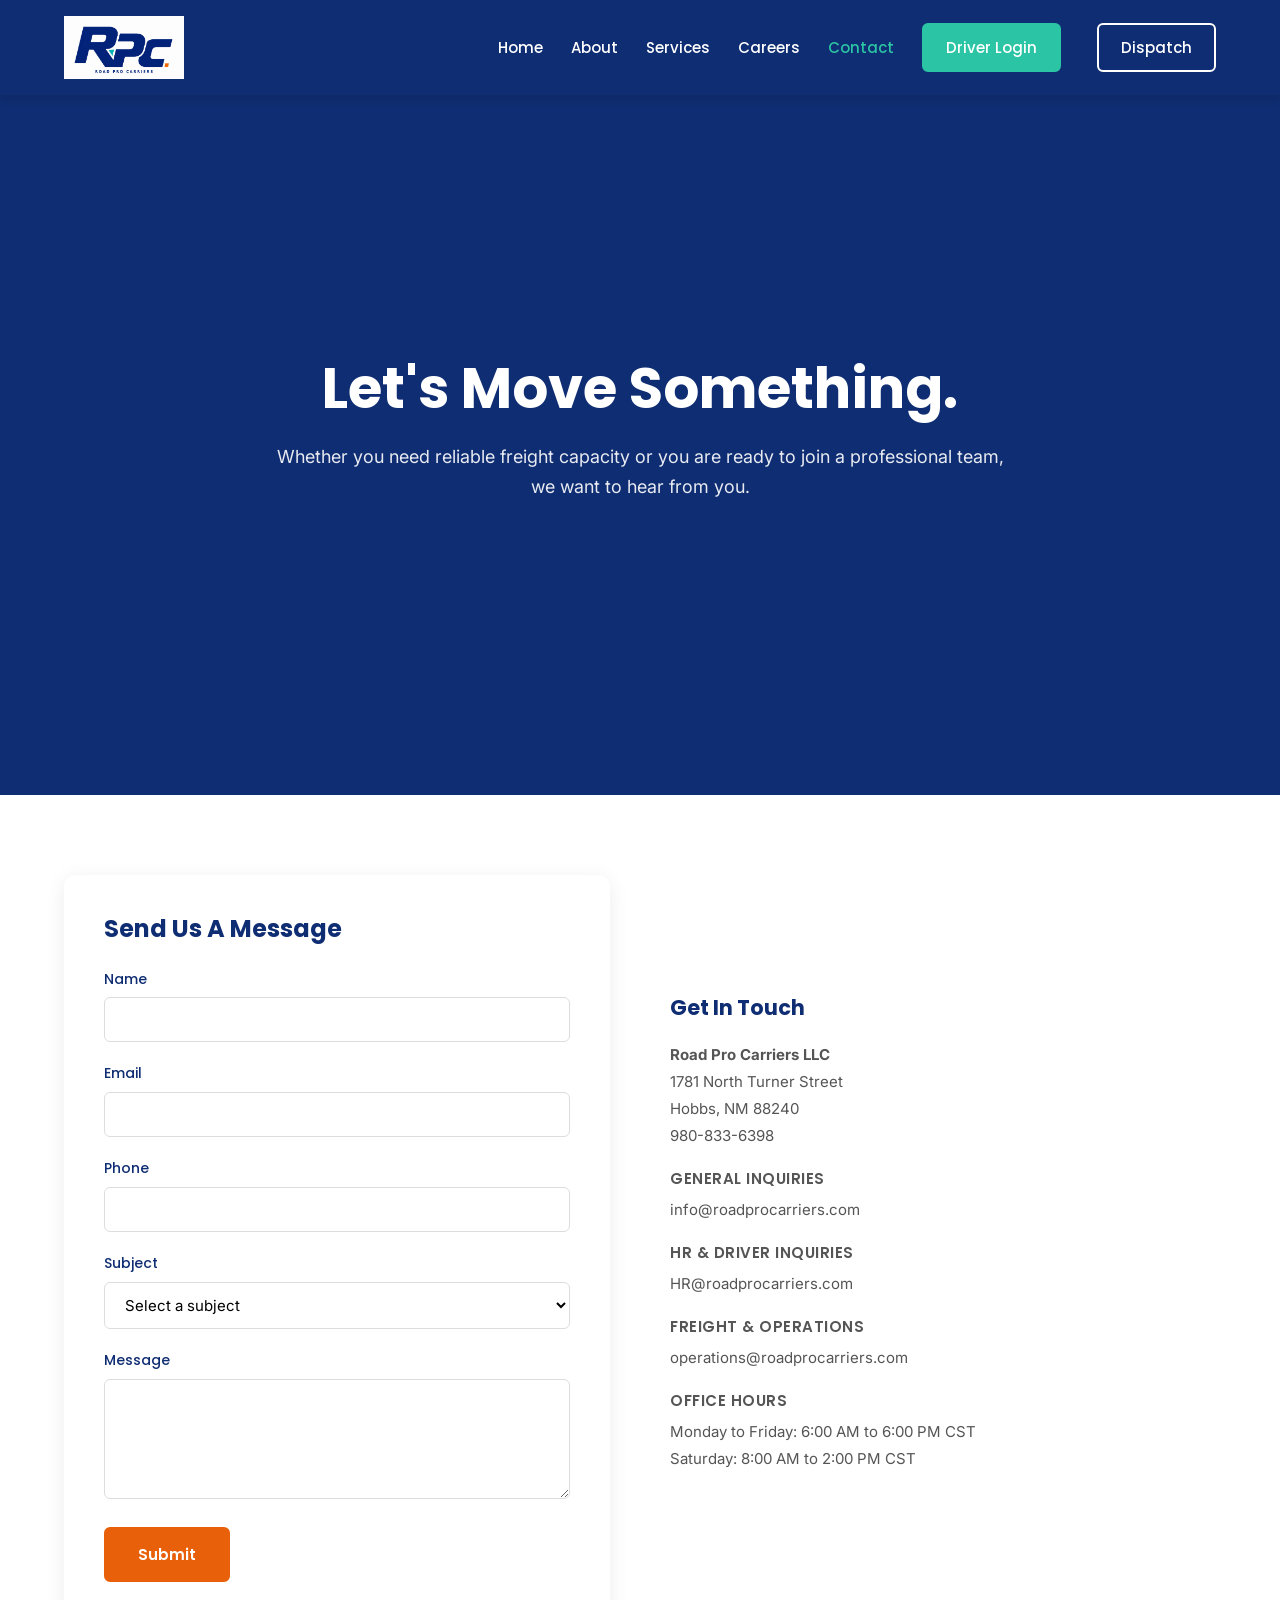
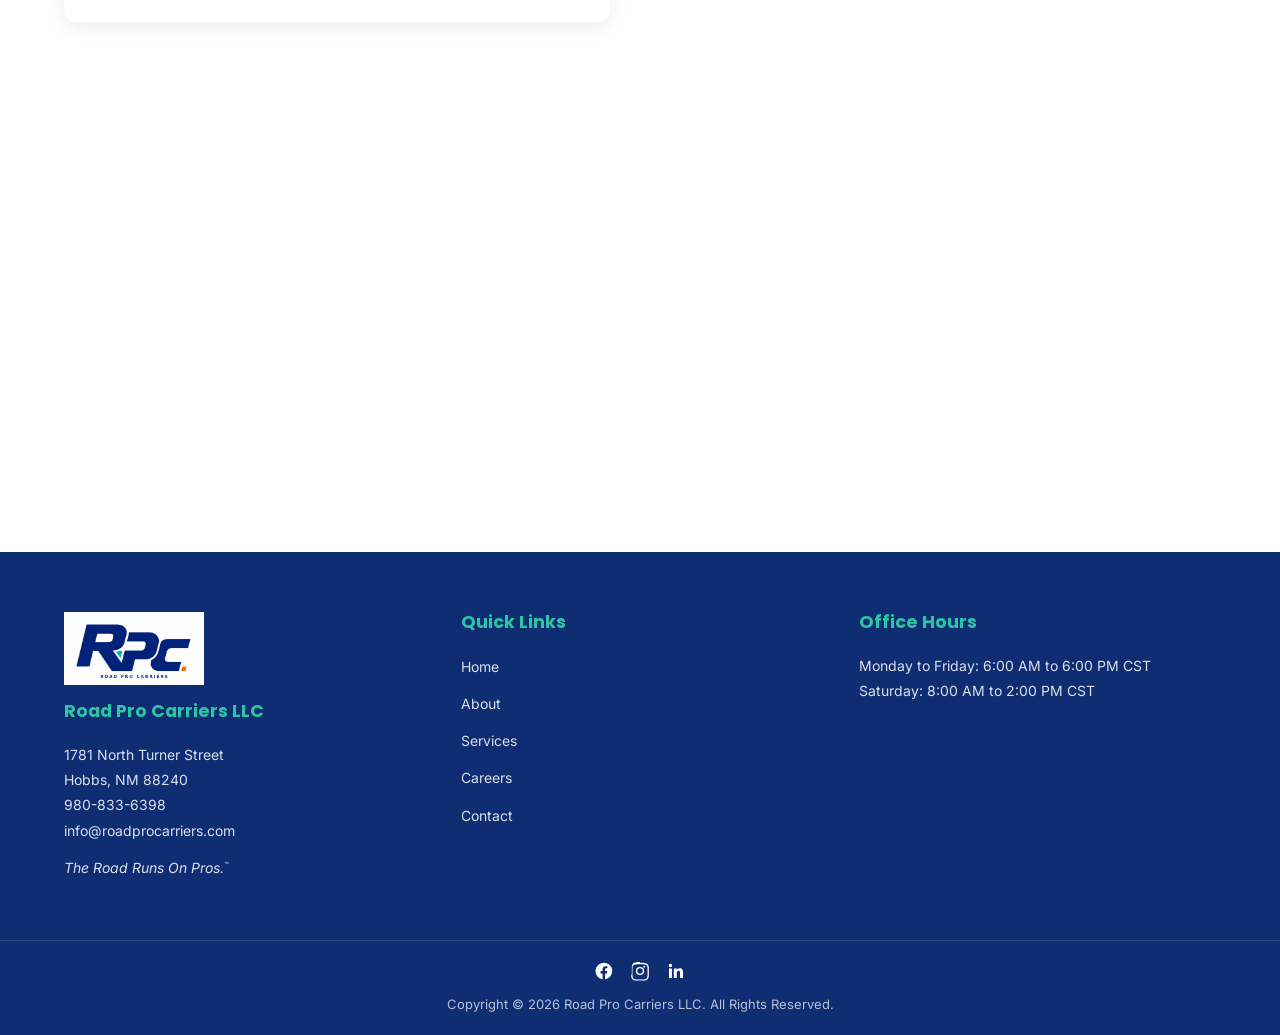
<file: contact.html>
<!DOCTYPE html>
<html lang="en">
<head>
  <meta charset="UTF-8">
  <meta name="viewport" content="width=device-width, initial-scale=1.0">
  <meta name="description" content="Contact Road Pro Carriers LLC for freight quotes, driver applications, or general inquiries. Located in Hobbs, NM. Call 980-833-6398.">
  <title>Contact Us | Road Pro Carriers LLC</title>
  <link rel="stylesheet" href="styles.css">
</head>
<body>

  <header class="site-header">
    <div class="header-inner">
      <a href="https://www.roadprocarriers.com" class="logo">
        <img src="images/logo.png" alt="Road Pro Carriers LLC">
      </a>
      <input type="checkbox" id="nav-toggle" class="nav-toggle">
      <label for="nav-toggle" class="hamburger" aria-label="Toggle navigation">
        <span></span><span></span><span></span>
      </label>
      <nav class="main-nav">
        <a href="index.html">Home</a>
        <a href="about.html">About</a>
        <a href="services.html">Services</a>
        <a href="careers.html">Careers</a>
        <a href="contact.html" class="active">Contact</a>
        <a href="driver-login.html" class="btn btn-teal nav-login">Driver Login</a>
        <a href="portals.html" class="btn btn-navy nav-admin">Dispatch</a>
      </nav>
    </div>
  </header>

  <section class="hero hero-navy">
    <div class="hero-content">
      <h1>Let's Move Something.</h1>
      <p>Whether you need reliable freight capacity or you are ready to join a professional team, we want to hear from you.</p>
    </div>
  </section>

  <section>
    <div class="container two-col">
      <div class="col-text">
        <div class="form-card">
          <h2>Send Us A Message</h2>
          <form action="mailto:info@roadprocarriers.com" method="POST" enctype="text/plain">
            <div class="form-group">
              <label for="name">Name</label>
              <input type="text" id="name" name="Name" required>
            </div>
            <div class="form-group">
              <label for="contact-email">Email</label>
              <input type="email" id="contact-email" name="Email" required>
            </div>
            <div class="form-group">
              <label for="contact-phone">Phone</label>
              <input type="tel" id="contact-phone" name="Phone">
            </div>
            <div class="form-group">
              <label for="subject">Subject</label>
              <select id="subject" name="Subject" required>
                <option value="">Select a subject</option>
                <option value="General Inquiry">General Inquiry</option>
                <option value="Driver Application">Driver Application</option>
                <option value="Freight Quote">Freight Quote</option>
                <option value="Other">Other</option>
              </select>
            </div>
            <div class="form-group">
              <label for="message">Message</label>
              <textarea id="message" name="Message" required></textarea>
            </div>
            <button type="submit" class="btn btn-orange">Submit</button>
          </form>
        </div>
      </div>
      <div class="col-text">
        <div class="contact-info-block">
          <h3>Get In Touch</h3>
          <p><strong>Road Pro Carriers LLC</strong><br>
          1781 North Turner Street<br>
          Hobbs, NM 88240</p>
          <p><a href="tel:9808336398">980-833-6398</a></p>

          <p class="contact-label">General Inquiries</p>
          <p><a href="mailto:info@roadprocarriers.com">info@roadprocarriers.com</a></p>

          <p class="contact-label">HR &amp; Driver Inquiries</p>
          <p><a href="mailto:HR@roadprocarriers.com">HR@roadprocarriers.com</a></p>

          <p class="contact-label">Freight &amp; Operations</p>
          <p><a href="mailto:operations@roadprocarriers.com">operations@roadprocarriers.com</a></p>

          <p class="contact-label">Office Hours</p>
          <p>Monday to Friday: 6:00 AM to 6:00 PM CST<br>
          Saturday: 8:00 AM to 2:00 PM CST</p>
        </div>
      </div>
    </div>
  </section>

  <div class="map-section">
    <iframe
      src="https://maps.google.com/maps?q=1781+North+Turner+Street,+Hobbs,+NM+88240&amp;output=embed"
      allowfullscreen=""
      loading="lazy"
      referrerpolicy="no-referrer-when-downgrade"
      title="Road Pro Carriers LLC location map">
    </iframe>
  </div>

  <footer class="site-footer">
    <div class="footer-main">
      <div class="footer-col">
        <img src="images/logo.png" alt="Road Pro Carriers" style="width: 140px; margin-bottom: 16px; display: block;">
        <h4>Road Pro Carriers LLC</h4>
        <p>1781 North Turner Street<br>Hobbs, NM 88240</p>
        <p><a href="tel:9808336398">980-833-6398</a></p>
        <p><a href="mailto:info@roadprocarriers.com">info@roadprocarriers.com</a></p>
        <p class="footer-tagline">The Road Runs On Pros.<sup style="font-size:0.5em; vertical-align:super;">™</sup></p>
      </div>
      <div class="footer-col">
        <h4>Quick Links</h4>
        <ul class="footer-links">
          <li><a href="index.html">Home</a></li>
          <li><a href="about.html">About</a></li>
          <li><a href="services.html">Services</a></li>
          <li><a href="careers.html">Careers</a></li>
          <li><a href="contact.html">Contact</a></li>
        </ul>
      </div>
      <div class="footer-col">
        <h4>Office Hours</h4>
        <p>Monday to Friday: 6:00 AM to 6:00 PM CST</p>
        <p>Saturday: 8:00 AM to 2:00 PM CST</p>
      </div>
    </div>
    <div class="footer-bottom"><div class="footer-social"><a href="https://www.facebook.com/profile.php?id=1209260988936716" target="_blank" rel="noopener noreferrer" aria-label="Facebook"><svg xmlns="http://www.w3.org/2000/svg" viewBox="0 0 24 24" width="20" height="20" fill="currentColor"><path d="M22 12.06C22 6.48 17.52 2 11.94 2 6.35 2 1.87 6.48 1.87 12.06c0 5.02 3.66 9.18 8.44 9.94v-7.03H7.9v-2.91h2.41V9.91c0-2.38 1.42-3.7 3.6-3.7 1.04 0 2.13.19 2.13.19v2.34h-1.2c-1.18 0-1.55.73-1.55 1.48v1.78h2.64l-.42 2.91h-2.22V22c4.78-.76 8.44-4.92 8.44-9.94Z"/></svg></a><a href="https://www.instagram.com/roadprocarriers" target="_blank" rel="noopener noreferrer" aria-label="Instagram"><svg xmlns="http://www.w3.org/2000/svg" viewBox="0 0 24 24" width="20" height="20" fill="currentColor"><path d="M12 2.2c3.2 0 3.58.01 4.85.07 1.17.05 1.97.24 2.43.4a4.9 4.9 0 0 1 1.77 1.15 4.9 4.9 0 0 1 1.15 1.77c.16.46.35 1.26.4 2.43.06 1.27.07 1.65.07 4.85s-.01 3.58-.07 4.85c-.05 1.17-.24 1.97-.4 2.43a4.9 4.9 0 0 1-1.15 1.77 4.9 4.9 0 0 1-1.77 1.15c-.46.16-1.26.35-2.43.4-1.27.06-1.65.07-4.85.07s-3.58-.01-4.85-.07c-1.17-.05-1.97-.24-2.43-.4a4.9 4.9 0 0 1-1.77-1.15 4.9 4.9 0 0 1-1.15-1.77c-.16-.46-.35-1.26-.4-2.43C2.21 15.58 2.2 15.2 2.2 12s.01-3.58.07-4.85c.05-1.17.24-1.97.4-2.43a4.9 4.9 0 0 1 1.15-1.77A4.9 4.9 0 0 1 5.59 1.8c.46-.16 1.26-.35 2.43-.4C9.29 1.34 9.67 1.33 12 1.33Zm0 1.8c-3.15 0-3.52.01-4.76.07-1.03.05-1.6.22-1.97.36a3.1 3.1 0 0 0-1.15.75c-.36.35-.58.7-.75 1.15-.14.37-.31.94-.36 1.97-.06 1.24-.07 1.61-.07 4.76s.01 3.52.07 4.76c.05 1.03.22 1.6.36 1.97.17.45.39.8.75 1.15.35.36.7.58 1.15.75.37.14.94.31 1.97.36 1.24.06 1.61.07 4.76.07s3.52-.01 4.76-.07c1.03-.05 1.6-.22 1.97-.36a3.1 3.1 0 0 0 1.15-.75c.36-.35.58-.7.75-1.15.14-.37.31-.94.36-1.97.06-1.24.07-1.61.07-4.76s-.01-3.52-.07-4.76c-.05-1.03-.22-1.6-.36-1.97a3.1 3.1 0 0 0-.75-1.15 3.1 3.1 0 0 0-1.15-.75c-.37-.14-.94-.31-1.97-.36-1.24-.06-1.61-.07-4.76-.07Zm0 3.06a4.94 4.94 0 1 1 0 9.88 4.94 4.94 0 0 1 0-9.88Zm0 8.14a3.2 3.2 0 1 0 0-6.4 3.2 3.2 0 0 0 0 6.4Zm6.29-8.34a1.15 1.15 0 1 1-2.3 0 1.15 1.15 0 0 1 2.3 0Z"/></svg></a><a href="https://www.linkedin.com/company/roadprocarriers" target="_blank" rel="noopener noreferrer" aria-label="LinkedIn"><svg xmlns="http://www.w3.org/2000/svg" viewBox="0 0 24 24" width="20" height="20" fill="currentColor"><path d="M20.45 20.45h-3.55v-5.57c0-1.33-.02-3.04-1.85-3.04-1.86 0-2.14 1.45-2.14 2.94v5.67H9.36V9h3.41v1.56h.05c.48-.9 1.63-1.85 3.36-1.85 3.6 0 4.27 2.37 4.27 5.45v6.29ZM5.34 7.43a2.06 2.06 0 1 1 0-4.12 2.06 2.06 0 0 1 0 4.12ZM7.12 20.45H3.56V9h3.56v11.45Z"/></svg></a></div>
      <p>Copyright &copy; 2026 Road Pro Carriers LLC. All Rights Reserved.</p>
    </div>
  </footer>

</body>
</html>
</file>
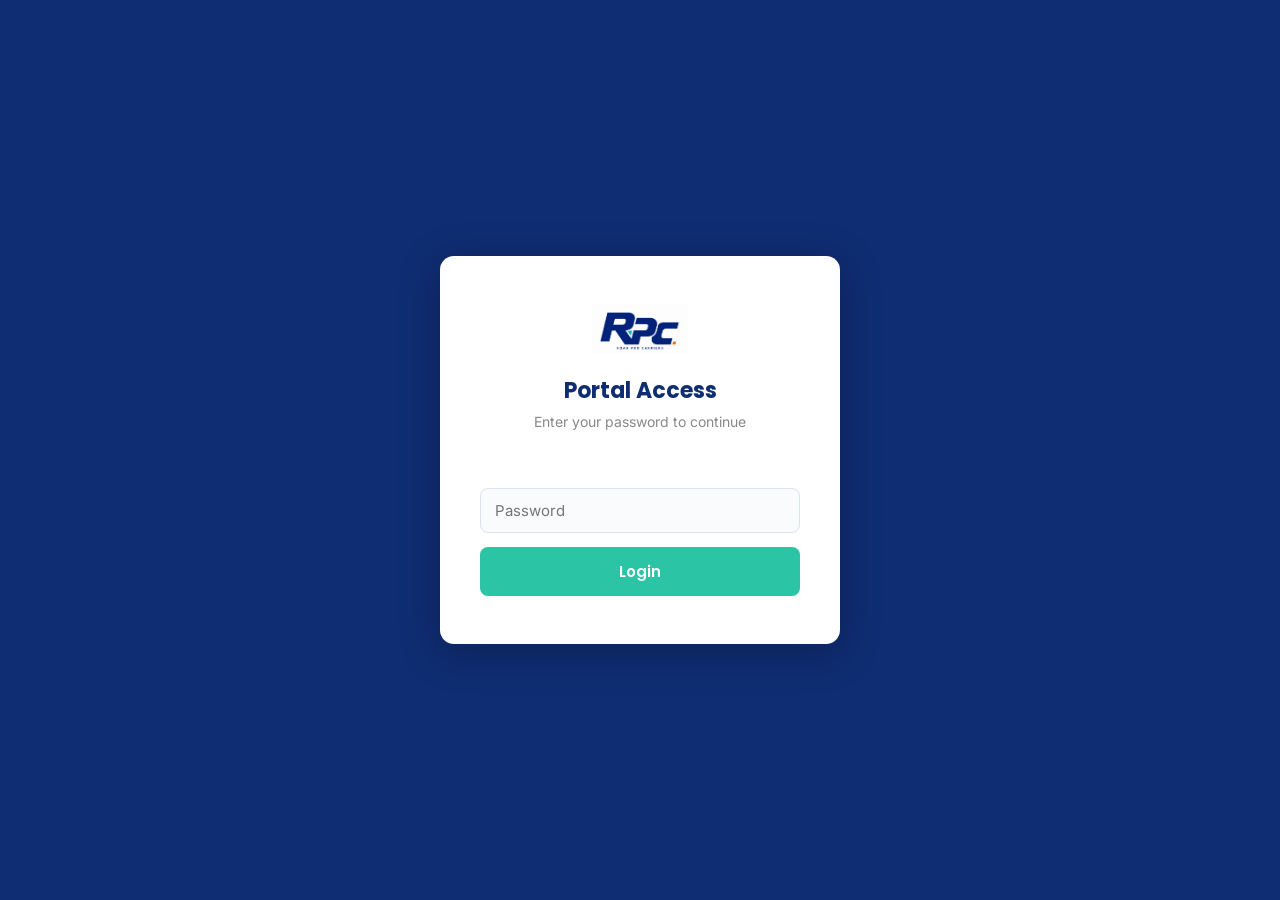
<file: portals.html>
<!DOCTYPE html>
  <html lang="en">
  <head>
  <meta charset="UTF-8">
  <meta name="viewport" content="width=device-width, initial-scale=1.0">
  <meta name="description" content="Road Pro Carriers Portal Access">
  <title>Portals | Road Pro Carriers LLC</title>
<link rel="stylesheet" href="styles.css">
<style>
#gate{position:fixed;inset:0;background:#0F2D72;display:flex;align-items:center;justify-content:center;z-index:9999}
#gate.hidden{display:none}
.gate-card{background:#fff;border-radius:14px;box-shadow:0 8px 40px rgba(0,0,0,.25);padding:48px 40px;width:100%;max-width:400px;text-align:center;margin:16px}
.gate-card img{height:50px;margin:0 auto 24px;display:block}
  .gate-card h2{font-family:'Poppins',sans-serif;font-size:22px;color:#0F2D72;margin-bottom:6px}
.gate-card p{font-size:14px;color:#888;margin-bottom:24px}
.gate-card input{width:100%;padding:12px 14px;border:1.5px solid #dde3ed;border-radius:8px;font-size:15px;font-family:'Inter',sans-serif;outline:none;margin-bottom:14px;background:#fafbfd;box-sizing:border-box}
.gate-card input:focus{border-color:#2BC4A4}
  .gate-err{color:#dc2626;font-size:13px;margin-bottom:12px;min-height:18px}
  .btn-gate{width:100%;padding:13px;background:#2BC4A4;color:#fff;border:none;border-radius:8px;font-family:'Poppins',sans-serif;font-weight:600;font-size:15px;cursor:pointer}
.btn-gate:hover{background:#24a88c}
#portalsApp{display:none}
.portals-main{padding:100px 24px;min-height:calc(100vh - 72px);display:flex;align-items:center;justify-content:center;background:#f8fafb}
.portal-cards{display:grid;grid-template-columns:repeat(3,1fr);gap:32px;max-width:1100px;width:100%}
.portal-card{background:#fff;border-radius:12px;box-shadow:0 4px 20px rgba(0,0,0,.08);padding:48px 32px;text-align:center;transition:transform 0.3s ease}
  .portal-card:hover{transform:translateY(-4px)}
.portal-card h2{color:#0F2D72;font-size:1.4rem;margin-bottom:12px}
.portal-card p{color:#666;font-size:15px;margin-bottom:28px;line-height:1.6}
@media(max-width:768px){.portal-cards{grid-template-columns:1fr}}
</style>
  </head>
  <body>

  <div id="gate">
  <div class="gate-card">
  <img src="images/logo.png" alt="Road Pro Carriers">
  <h2>Portal Access</h2>
  <p>Enter your password to continue</p>
<div class="gate-err" id="gateErr"></div>
  <input type="password" id="gatePass" placeholder="Password" autocomplete="current-password">
  <button class="btn-gate" id="gateBtn">Login</button>
  </div>
  </div>

  <div id="portalsApp">
  <header class="site-header">
  <div class="header-inner">
  <a href="https://www.roadprocarriers.com" class="logo"><img src="images/logo.png" alt="Road Pro Carriers LLC"></a>
  </div>
  </header>

  <main class="portals-main">
  <div class="portal-cards">
  <div class="portal-card">
  <div class="icon-circle icon-circle-lg" style="margin:0 auto 20px">
  <svg xmlns="http://www.w3.org/2000/svg" viewBox="0 0 24 24" fill="none" stroke="currentColor" stroke-width="2" stroke-linecap="round" stroke-linejoin="round"><path d="M14 18V6a2 2 0 0 0-2-2H4a2 2 0 0 0-2 2v11a1 1 0 0 0 1 1h2"/><path d="M15 18h2"/><path d="M19 18h2a1 1 0 0 0 1-1v-3.65a1 1 0 0 0-.22-.624l-3.48-4.35A1 1 0 0 0 17.52 8H14"/><circle cx="17" cy="18" r="2"/><circle cx="7" cy="18" r="2"/></svg>
  </div>
  <h2>Dispatch Dashboard</h2>
  <p>Manage loads, routes, and driver assignments.</p>
<a href="dispatch/" class="btn btn-teal">Enter Dispatch</a>
  </div>
  <div class="portal-card">
  <div class="icon-circle icon-circle-lg" style="margin:0 auto 20px">
  <svg xmlns="http://www.w3.org/2000/svg" viewBox="0 0 24 24" fill="none" stroke="currentColor" stroke-width="2" stroke-linecap="round" stroke-linejoin="round"><path d="M16 21v-2a4 4 0 0 0-4-4H6a4 4 0 0 0-4 4v2"/><circle cx="9" cy="7" r="4"/><path d="M22 21v-2a4 4 0 0 0-3-3.87"/><path d="M16 3.13a4 4 0 0 1 0 7.75"/></svg>
  </div>
  <h2>Admin Portal</h2>
  <p>Manage drivers, statements, messages, and documents.</p>
  <a href="admin-portal.html" class="btn btn-orange">Enter Admin</a>
  </div>
  <div class="portal-card">
  <div class="icon-circle icon-circle-lg" style="margin:0 auto 20px">
  <svg xmlns="http://www.w3.org/2000/svg" viewBox="0 0 24 24" fill="none" stroke="currentColor" stroke-width="2" stroke-linecap="round" stroke-linejoin="round"><line x1="12" y1="1" x2="12" y2="23"/><path d="M17 5H9.5a3.5 3.5 0 0 0 0 7h5a3.5 3.5 0 0 1 0 7H6"/></svg>
  </div>
  <h2>Pay Dashboard</h2>
  <p>Calculate driver pay and push statements to the portal.</p>
  <a href="paydashboard.html" class="btn btn-navy">Enter Pay Dashboard</a>
  </div>
  </div>
  </main>
  </div>

  <script>
  (function(){
  var PASS='1234',SK='rpc_portals_auth';
var gate=document.getElementById('gate'),app=document.getElementById('portalsApp');
function showApp(){gate.classList.add('hidden');app.style.display='block';}
function tryLogin(){
  var v=document.getElementById('gatePass').value;
if(v===PASS){sessionStorage.setItem(SK,'1');document.getElementById('gateErr').textContent='';showApp();}
  else{document.getElementById('gateErr').textContent='Incorrect password. Please try again.';document.getElementById('gatePass').value='';document.getElementById('gatePass').focus();}
  }
document.getElementById('gateBtn').addEventListener('click',tryLogin);
document.getElementById('gatePass').addEventListener('keydown',function(e){if(e.key==='Enter')tryLogin();});
if(sessionStorage.getItem(SK)==='1')showApp();
            })();
</script>
  </body>
  </html>
</file>
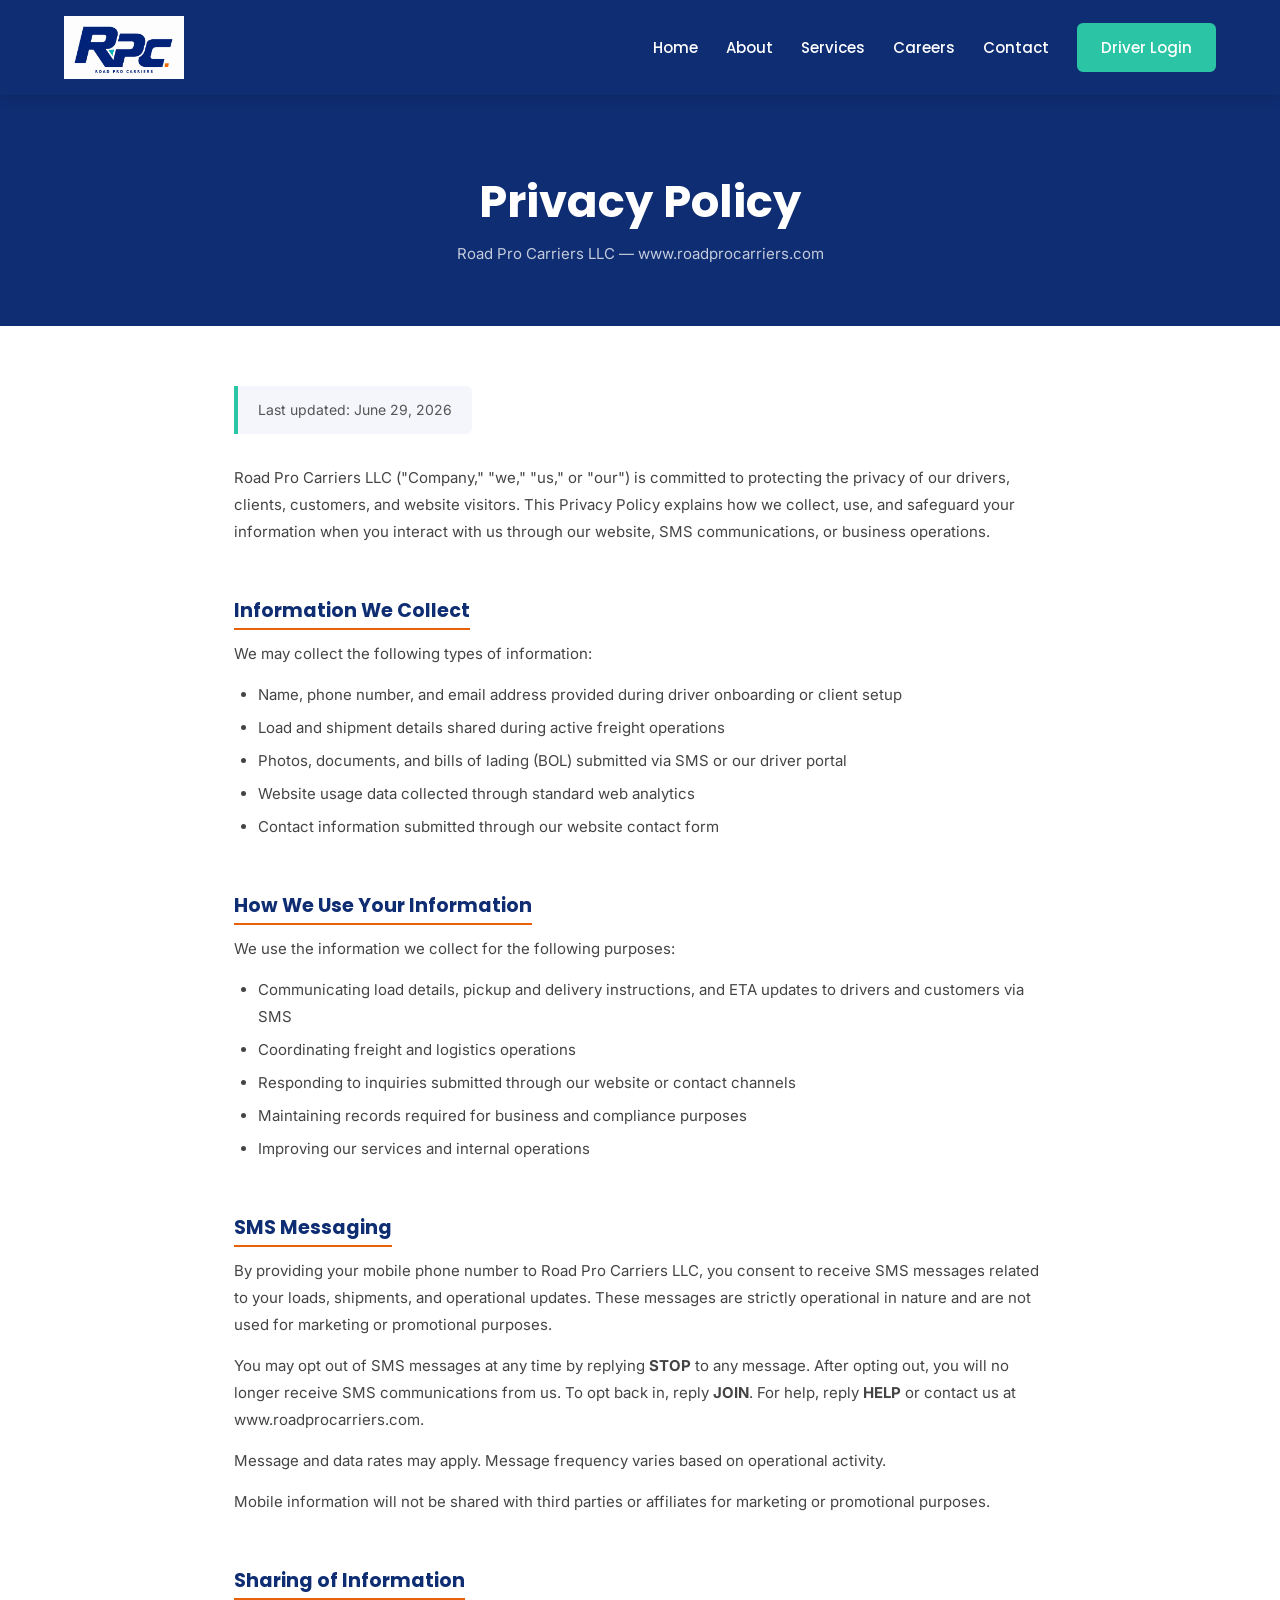
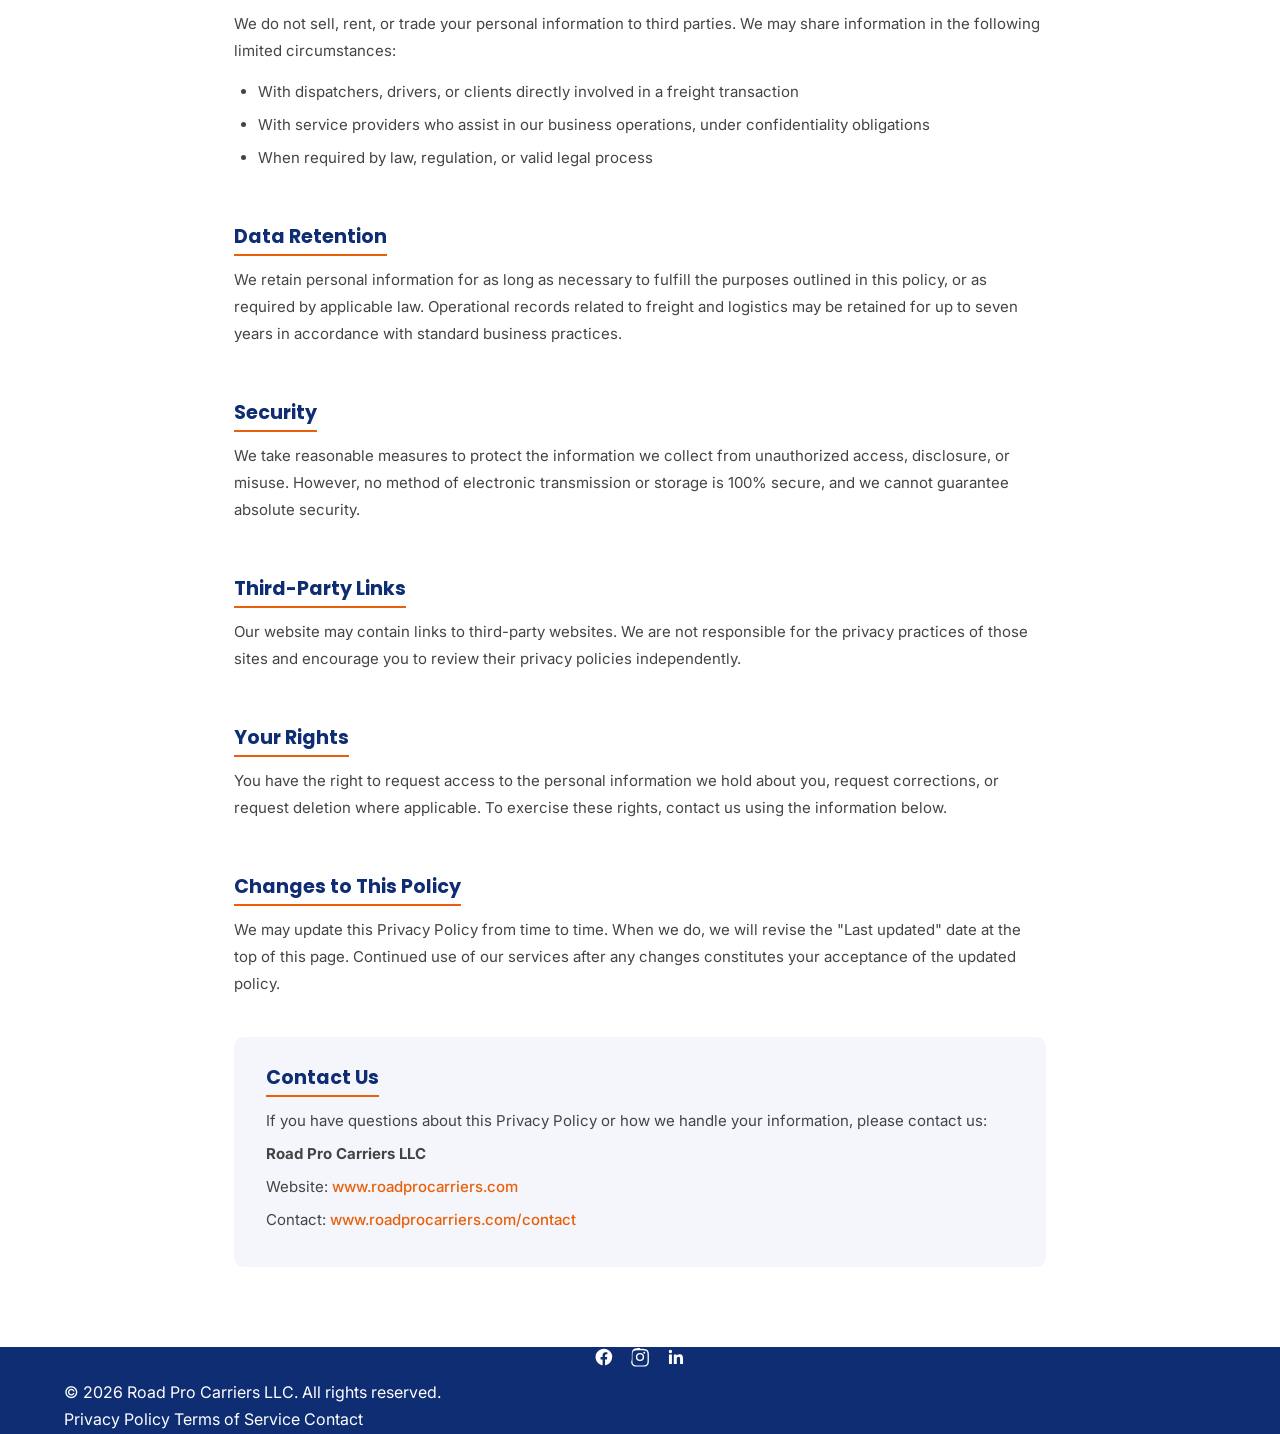
<file: privacy-policy.html>
<!DOCTYPE html>
<html lang="en">
<head>
  <meta charset="UTF-8">
  <meta name="viewport" content="width=device-width, initial-scale=1.0">
  <meta name="description" content="Privacy Policy for Road Pro Carriers LLC. Learn how we collect, use, and protect your information.">
  <title>Privacy Policy | Road Pro Carriers LLC</title>
  <link rel="stylesheet" href="styles.css">
  <style>
    .legal-hero {
      background: #0F2D72;
      padding: 80px 24px 60px;
      text-align: center;
    }
    .legal-hero h1 {
      color: #FFFFFF;
      font-size: clamp(1.8rem, 4vw, 2.8rem);
      margin-bottom: 12px;
    }
    .legal-hero p {
      color: rgba(255,255,255,0.75);
      font-size: 15px;
    }
    .legal-body {
      max-width: 860px;
      margin: 0 auto;
      padding: 60px 24px 80px;
    }
    .legal-body h2 {
      font-family: 'Poppins', sans-serif;
      font-size: 1.2rem;
      color: #0F2D72;
      margin-top: 40px;
      margin-bottom: 10px;
      padding-bottom: 6px;
      border-bottom: 2px solid #E8600A;
      display: inline-block;
    }
    .legal-body p {
      color: #444;
      font-size: 15px;
      line-height: 1.8;
      margin-bottom: 14px;
    }
    .legal-body ul {
      list-style: disc;
      padding-left: 24px;
      margin-bottom: 14px;
    }
    .legal-body ul li {
      color: #444;
      font-size: 15px;
      line-height: 1.8;
      margin-bottom: 6px;
    }
    .legal-updated {
      display: inline-block;
      background: #f4f6fb;
      border-left: 4px solid #2BC4A4;
      padding: 12px 20px;
      font-size: 14px;
      color: #555;
      margin-bottom: 30px;
      border-radius: 0 6px 6px 0;
    }
    .legal-contact-box {
      background: #f4f6fb;
      border-radius: 10px;
      padding: 28px 32px;
      margin-top: 40px;
    }
    .legal-contact-box p {
      margin-bottom: 6px;
    }
    .legal-contact-box a {
      color: #E8600A;
      font-weight: 500;
    }
  </style>
</head>
<body>

  <header class="site-header">
    <div class="header-inner">
      <a href="https://www.roadprocarriers.com" class="logo">
        <img src="images/logo.png" alt="Road Pro Carriers LLC">
      </a>
      <input type="checkbox" id="nav-toggle" class="nav-toggle">
      <label for="nav-toggle" class="hamburger" aria-label="Toggle navigation">
        <span></span><span></span><span></span>
      </label>
      <nav class="main-nav">
        <a href="index.html">Home</a>
        <a href="about.html">About</a>
        <a href="services.html">Services</a>
        <a href="careers.html">Careers</a>
        <a href="contact.html">Contact</a>
        <a href="driver-login.html" class="btn btn-teal nav-login">Driver Login</a>
      </nav>
    </div>
  </header>

  <div class="legal-hero">
    <h1>Privacy Policy</h1>
    <p>Road Pro Carriers LLC — www.roadprocarriers.com</p>
  </div>

  <div class="legal-body">
    <span class="legal-updated">Last updated: June 29, 2026</span>

    <p>Road Pro Carriers LLC ("Company," "we," "us," or "our") is committed to protecting the privacy of our drivers, clients, customers, and website visitors. This Privacy Policy explains how we collect, use, and safeguard your information when you interact with us through our website, SMS communications, or business operations.</p>

    <h2>Information We Collect</h2>
    <p>We may collect the following types of information:</p>
    <ul>
      <li>Name, phone number, and email address provided during driver onboarding or client setup</li>
      <li>Load and shipment details shared during active freight operations</li>
      <li>Photos, documents, and bills of lading (BOL) submitted via SMS or our driver portal</li>
      <li>Website usage data collected through standard web analytics</li>
      <li>Contact information submitted through our website contact form</li>
    </ul>

    <h2>How We Use Your Information</h2>
    <p>We use the information we collect for the following purposes:</p>
    <ul>
      <li>Communicating load details, pickup and delivery instructions, and ETA updates to drivers and customers via SMS</li>
      <li>Coordinating freight and logistics operations</li>
      <li>Responding to inquiries submitted through our website or contact channels</li>
      <li>Maintaining records required for business and compliance purposes</li>
      <li>Improving our services and internal operations</li>
    </ul>

    <h2>SMS Messaging</h2>
    <p>By providing your mobile phone number to Road Pro Carriers LLC, you consent to receive SMS messages related to your loads, shipments, and operational updates. These messages are strictly operational in nature and are not used for marketing or promotional purposes.</p>
    <p>You may opt out of SMS messages at any time by replying <strong>STOP</strong> to any message. After opting out, you will no longer receive SMS communications from us. To opt back in, reply <strong>JOIN</strong>. For help, reply <strong>HELP</strong> or contact us at www.roadprocarriers.com.</p>
    <p>Message and data rates may apply. Message frequency varies based on operational activity.</p>
    <p>Mobile information will not be shared with third parties or affiliates for marketing or promotional purposes.</p>

    <h2>Sharing of Information</h2>
    <p>We do not sell, rent, or trade your personal information to third parties. We may share information in the following limited circumstances:</p>
    <ul>
      <li>With dispatchers, drivers, or clients directly involved in a freight transaction</li>
      <li>With service providers who assist in our business operations, under confidentiality obligations</li>
      <li>When required by law, regulation, or valid legal process</li>
    </ul>

    <h2>Data Retention</h2>
    <p>We retain personal information for as long as necessary to fulfill the purposes outlined in this policy, or as required by applicable law. Operational records related to freight and logistics may be retained for up to seven years in accordance with standard business practices.</p>

    <h2>Security</h2>
    <p>We take reasonable measures to protect the information we collect from unauthorized access, disclosure, or misuse. However, no method of electronic transmission or storage is 100% secure, and we cannot guarantee absolute security.</p>

    <h2>Third-Party Links</h2>
    <p>Our website may contain links to third-party websites. We are not responsible for the privacy practices of those sites and encourage you to review their privacy policies independently.</p>

    <h2>Your Rights</h2>
    <p>You have the right to request access to the personal information we hold about you, request corrections, or request deletion where applicable. To exercise these rights, contact us using the information below.</p>

    <h2>Changes to This Policy</h2>
    <p>We may update this Privacy Policy from time to time. When we do, we will revise the "Last updated" date at the top of this page. Continued use of our services after any changes constitutes your acceptance of the updated policy.</p>

    <div class="legal-contact-box">
      <h2 style="margin-top:0;">Contact Us</h2>
      <p>If you have questions about this Privacy Policy or how we handle your information, please contact us:</p>
      <p><strong>Road Pro Carriers LLC</strong></p>
      <p>Website: <a href="https://www.roadprocarriers.com">www.roadprocarriers.com</a></p>
      <p>Contact: <a href="https://www.roadprocarriers.com/contact.html">www.roadprocarriers.com/contact</a></p>
    </div>
  </div>

  <footer class="site-footer">
    <div class="footer-inner container"><div class="footer-social"><a href="https://www.facebook.com/profile.php?id=1209260988936716" target="_blank" rel="noopener noreferrer" aria-label="Facebook"><svg xmlns="http://www.w3.org/2000/svg" viewBox="0 0 24 24" width="20" height="20" fill="currentColor"><path d="M22 12.06C22 6.48 17.52 2 11.94 2 6.35 2 1.87 6.48 1.87 12.06c0 5.02 3.66 9.18 8.44 9.94v-7.03H7.9v-2.91h2.41V9.91c0-2.38 1.42-3.7 3.6-3.7 1.04 0 2.13.19 2.13.19v2.34h-1.2c-1.18 0-1.55.73-1.55 1.48v1.78h2.64l-.42 2.91h-2.22V22c4.78-.76 8.44-4.92 8.44-9.94Z"/></svg></a><a href="https://www.instagram.com/roadprocarriers" target="_blank" rel="noopener noreferrer" aria-label="Instagram"><svg xmlns="http://www.w3.org/2000/svg" viewBox="0 0 24 24" width="20" height="20" fill="currentColor"><path d="M12 2.2c3.2 0 3.58.01 4.85.07 1.17.05 1.97.24 2.43.4a4.9 4.9 0 0 1 1.77 1.15 4.9 4.9 0 0 1 1.15 1.77c.16.46.35 1.26.4 2.43.06 1.27.07 1.65.07 4.85s-.01 3.58-.07 4.85c-.05 1.17-.24 1.97-.4 2.43a4.9 4.9 0 0 1-1.15 1.77 4.9 4.9 0 0 1-1.77 1.15c-.46.16-1.26.35-2.43.4-1.27.06-1.65.07-4.85.07s-3.58-.01-4.85-.07c-1.17-.05-1.97-.24-2.43-.4a4.9 4.9 0 0 1-1.77-1.15 4.9 4.9 0 0 1-1.15-1.77c-.16-.46-.35-1.26-.4-2.43C2.21 15.58 2.2 15.2 2.2 12s.01-3.58.07-4.85c.05-1.17.24-1.97.4-2.43a4.9 4.9 0 0 1 1.15-1.77A4.9 4.9 0 0 1 5.59 1.8c.46-.16 1.26-.35 2.43-.4C9.29 1.34 9.67 1.33 12 1.33Zm0 1.8c-3.15 0-3.52.01-4.76.07-1.03.05-1.6.22-1.97.36a3.1 3.1 0 0 0-1.15.75c-.36.35-.58.7-.75 1.15-.14.37-.31.94-.36 1.97-.06 1.24-.07 1.61-.07 4.76s.01 3.52.07 4.76c.05 1.03.22 1.6.36 1.97.17.45.39.8.75 1.15.35.36.7.58 1.15.75.37.14.94.31 1.97.36 1.24.06 1.61.07 4.76.07s3.52-.01 4.76-.07c1.03-.05 1.6-.22 1.97-.36a3.1 3.1 0 0 0 1.15-.75c.36-.35.58-.7.75-1.15.14-.37.31-.94.36-1.97.06-1.24.07-1.61.07-4.76s-.01-3.52-.07-4.76c-.05-1.03-.22-1.6-.36-1.97a3.1 3.1 0 0 0-.75-1.15 3.1 3.1 0 0 0-1.15-.75c-.37-.14-.94-.31-1.97-.36-1.24-.06-1.61-.07-4.76-.07Zm0 3.06a4.94 4.94 0 1 1 0 9.88 4.94 4.94 0 0 1 0-9.88Zm0 8.14a3.2 3.2 0 1 0 0-6.4 3.2 3.2 0 0 0 0 6.4Zm6.29-8.34a1.15 1.15 0 1 1-2.3 0 1.15 1.15 0 0 1 2.3 0Z"/></svg></a><a href="https://www.linkedin.com/company/roadprocarriers" target="_blank" rel="noopener noreferrer" aria-label="LinkedIn"><svg xmlns="http://www.w3.org/2000/svg" viewBox="0 0 24 24" width="20" height="20" fill="currentColor"><path d="M20.45 20.45h-3.55v-5.57c0-1.33-.02-3.04-1.85-3.04-1.86 0-2.14 1.45-2.14 2.94v5.67H9.36V9h3.41v1.56h.05c.48-.9 1.63-1.85 3.36-1.85 3.6 0 4.27 2.37 4.27 5.45v6.29ZM5.34 7.43a2.06 2.06 0 1 1 0-4.12 2.06 2.06 0 0 1 0 4.12ZM7.12 20.45H3.56V9h3.56v11.45Z"/></svg></a></div>
      <p>&copy; 2026 Road Pro Carriers LLC. All rights reserved.</p>
      <nav class="footer-links">
        <a href="privacy-policy.html">Privacy Policy</a>
        <a href="terms-of-service.html">Terms of Service</a>
        <a href="contact.html">Contact</a>
      </nav>
    </div>
  </footer>

</body>
</html>
</file>
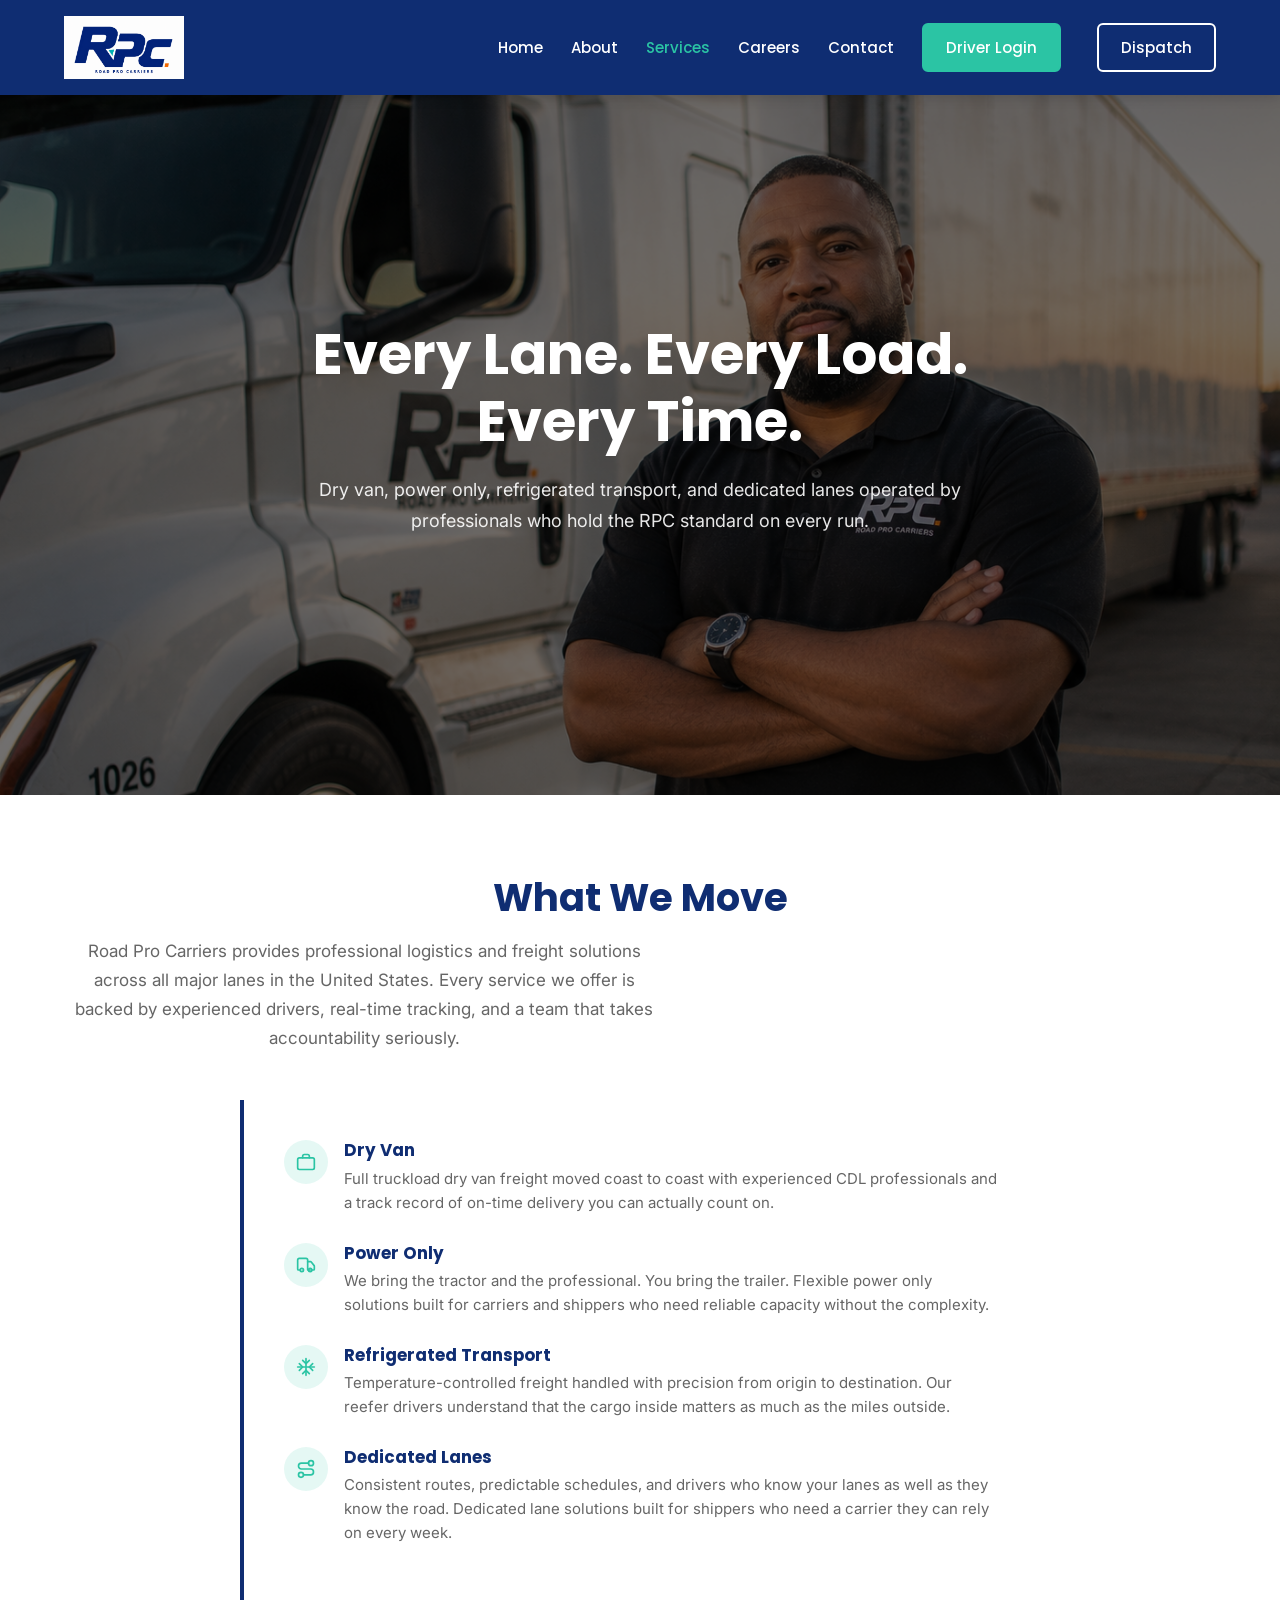
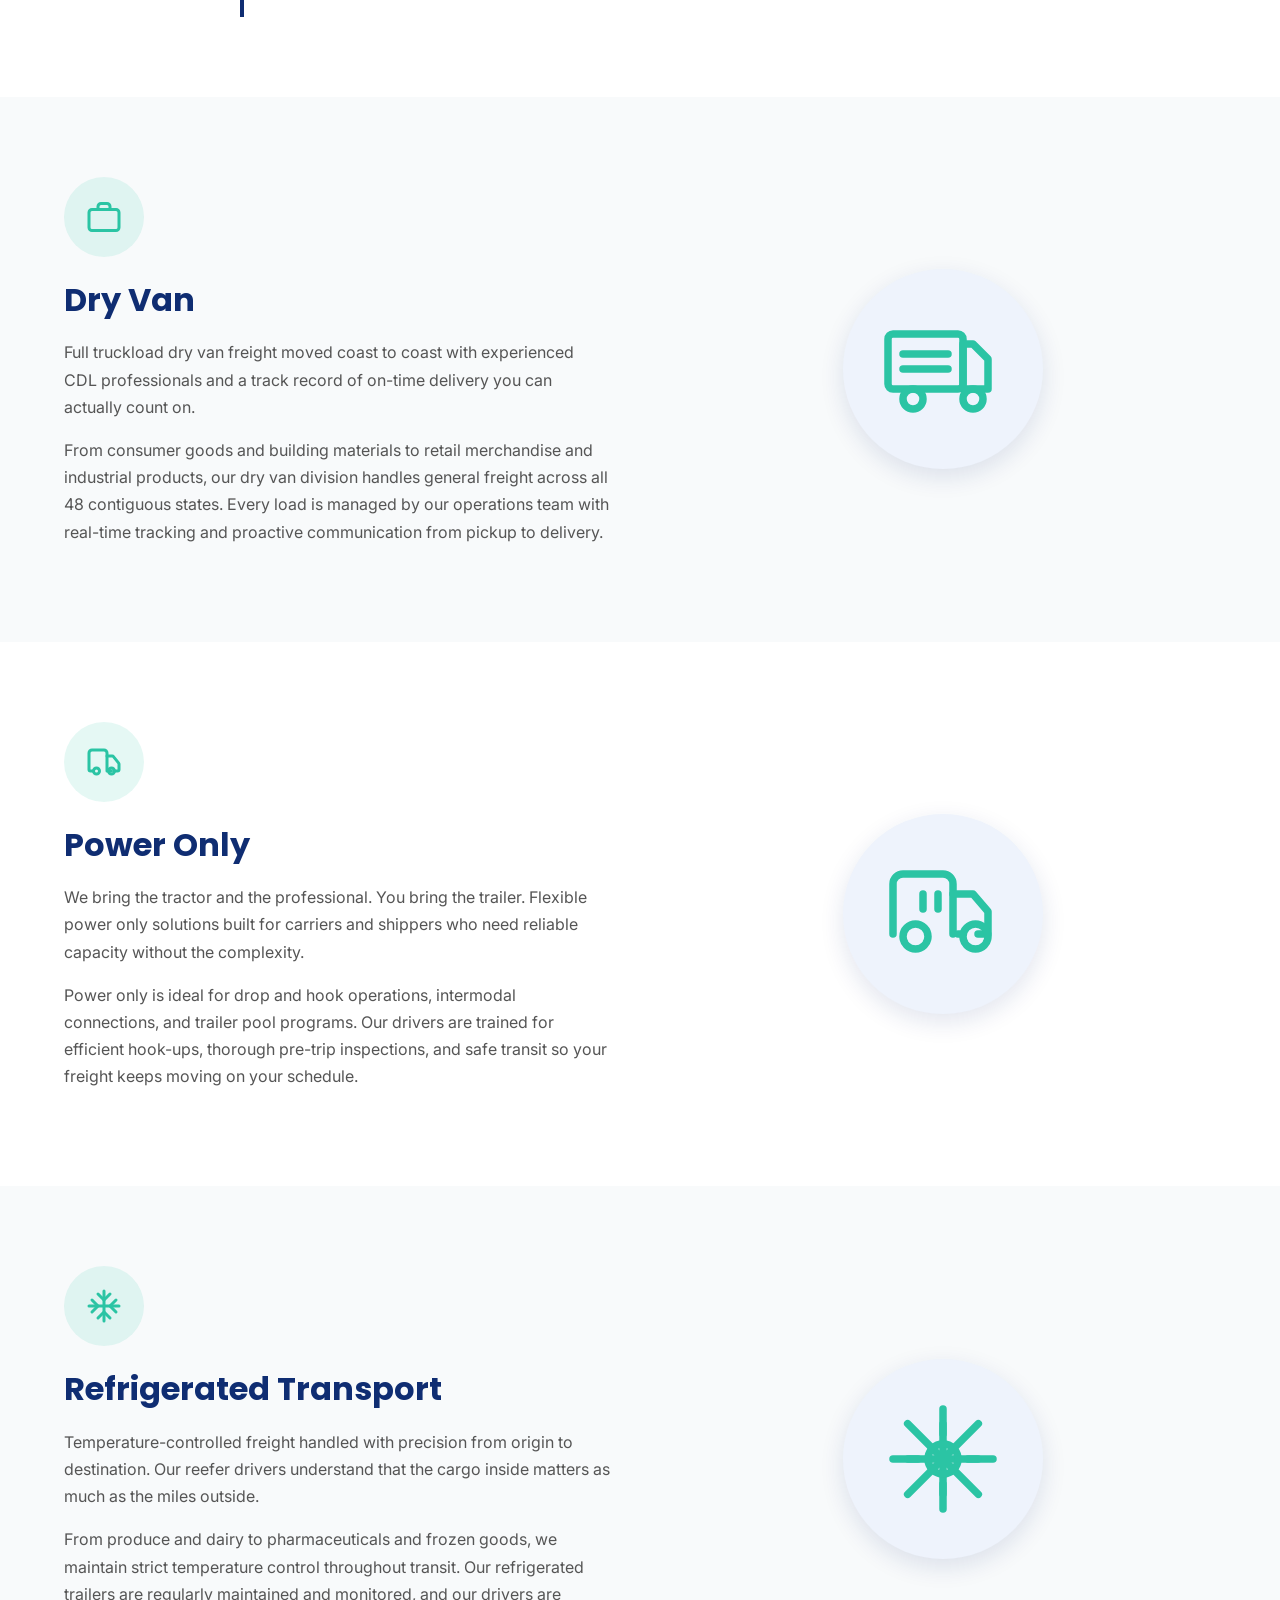
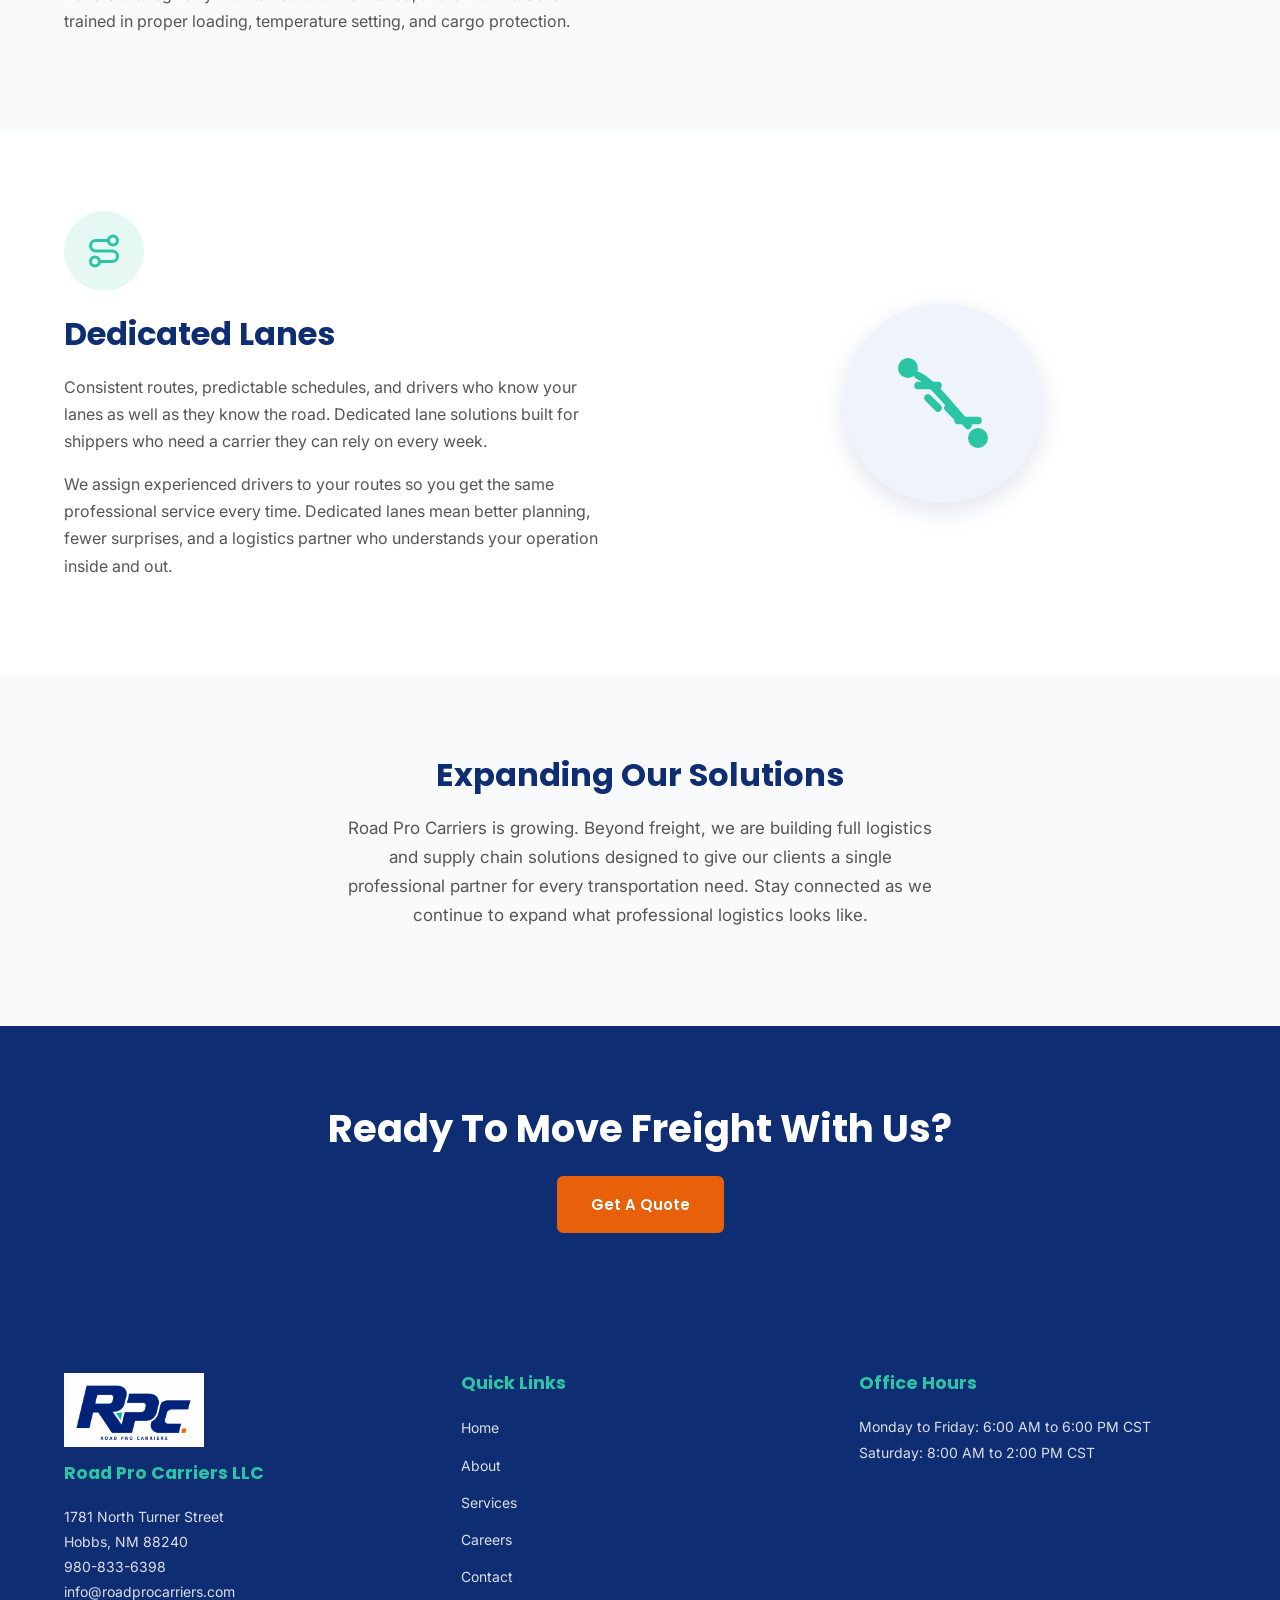
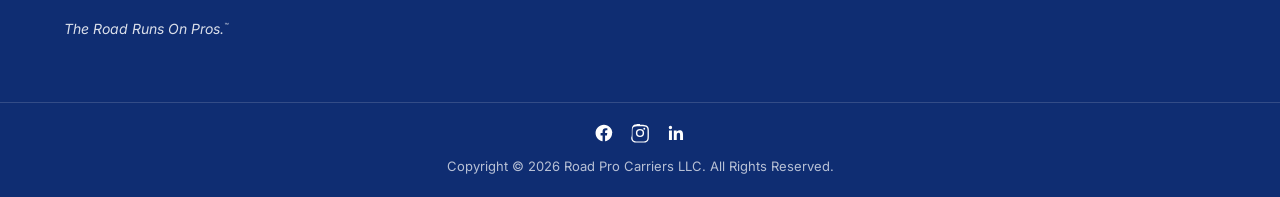
<file: services.html>
<!DOCTYPE html>
<html lang="en">
<head>
  <meta charset="UTF-8">
  <meta name="viewport" content="width=device-width, initial-scale=1.0">
  <meta name="description" content="Road Pro Carriers offers dry van, power only, refrigerated transport, and dedicated lanes operated by professionals who hold the RPC standard on every run.">
  <title>Our Services | Road Pro Carriers LLC</title>
  <link rel="stylesheet" href="styles.css">
</head>
<body>

  <header class="site-header">
    <div class="header-inner">
      <a href="https://www.roadprocarriers.com" class="logo">
        <img src="images/logo.png" alt="Road Pro Carriers LLC">
      </a>
      <input type="checkbox" id="nav-toggle" class="nav-toggle">
      <label for="nav-toggle" class="hamburger" aria-label="Toggle navigation">
        <span></span><span></span><span></span>
      </label>
      <nav class="main-nav">
        <a href="index.html">Home</a>
        <a href="about.html">About</a>
        <a href="services.html" class="active">Services</a>
        <a href="careers.html">Careers</a>
        <a href="contact.html">Contact</a>
        <a href="driver-login.html" class="btn btn-teal nav-login">Driver Login</a>
        <a href="portals.html" class="btn btn-navy nav-admin">Dispatch</a>
      </nav>
    </div>
  </header>

  <section class="hero" style="background-image: url('images/hero-driver.png');">
    <div class="hero-content">
      <h1>Every Lane. Every Load. Every Time.</h1>
      <p>Dry van, power only, refrigerated transport, and dedicated lanes operated by professionals who hold the RPC standard on every run.</p>
    </div>
  </section>

  <section>
    <div class="container">
      <h2 class="section-title text-center">What We Move</h2>
      <p class="section-subtitle text-center">Road Pro Carriers provides professional logistics and freight solutions across all major lanes in the United States. Every service we offer is backed by experienced drivers, real-time tracking, and a team that takes accountability seriously.</p>
      <div class="services-overview">
        <div class="card services-overview-card">
          <div class="services-overview-list">
            <div class="service-overview-item">
              <div class="icon-circle">
                <svg xmlns="http://www.w3.org/2000/svg" viewBox="0 0 24 24" fill="none" stroke="currentColor" stroke-width="2" stroke-linecap="round" stroke-linejoin="round"><rect x="2" y="7" width="20" height="14" rx="2"/><path d="M16 7V5a2 2 0 0 0-2-2h-4a2 2 0 0 0-2 2v2"/></svg>
              </div>
              <div>
                <h3>Dry Van</h3>
                <p>Full truckload dry van freight moved coast to coast with experienced CDL professionals and a track record of on-time delivery you can actually count on.</p>
              </div>
            </div>
            <div class="service-overview-item">
              <div class="icon-circle">
                <svg xmlns="http://www.w3.org/2000/svg" viewBox="0 0 24 24" fill="none" stroke="currentColor" stroke-width="2" stroke-linecap="round" stroke-linejoin="round"><path d="M14 18V6a2 2 0 0 0-2-2H4a2 2 0 0 0-2 2v11a1 1 0 0 0 1 1h2"/><path d="M15 18h2"/><path d="M19 18h2a1 1 0 0 0 1-1v-3.65a1 1 0 0 0-.22-.624l-3.48-4.35A1 1 0 0 0 17.52 8H14"/><circle cx="17" cy="18" r="2"/><circle cx="7" cy="18" r="2"/></svg>
              </div>
              <div>
                <h3>Power Only</h3>
                <p>We bring the tractor and the professional. You bring the trailer. Flexible power only solutions built for carriers and shippers who need reliable capacity without the complexity.</p>
              </div>
            </div>
            <div class="service-overview-item">
              <div class="icon-circle">
                <svg xmlns="http://www.w3.org/2000/svg" viewBox="0 0 24 24" fill="none" stroke="currentColor" stroke-width="2" stroke-linecap="round" stroke-linejoin="round"><line x1="2" y1="12" x2="22" y2="12"/><line x1="12" y1="2" x2="12" y2="22"/><path d="m20 16-4-4 4-4"/><path d="m4 8 4 4-4 4"/><path d="m16 4-4 4-4-4"/><path d="m8 20 4-4 4 4"/></svg>
              </div>
              <div>
                <h3>Refrigerated Transport</h3>
                <p>Temperature-controlled freight handled with precision from origin to destination. Our reefer drivers understand that the cargo inside matters as much as the miles outside.</p>
              </div>
            </div>
            <div class="service-overview-item">
              <div class="icon-circle">
                <svg xmlns="http://www.w3.org/2000/svg" viewBox="0 0 24 24" fill="none" stroke="currentColor" stroke-width="2" stroke-linecap="round" stroke-linejoin="round"><circle cx="6" cy="19" r="3"/><path d="M9 19h8.5a3.5 3.5 0 0 0 0-7h-11a3.5 3.5 0 0 1 0-7H15"/><circle cx="18" cy="5" r="3"/></svg>
              </div>
              <div>
                <h3>Dedicated Lanes</h3>
                <p>Consistent routes, predictable schedules, and drivers who know your lanes as well as they know the road. Dedicated lane solutions built for shippers who need a carrier they can rely on every week.</p>
              </div>
            </div>
          </div>
        </div>
      </div>
    </div>
  </section>

  <div class="service-detail">
    <div class="container two-col">
      <div class="col-text">
        <div class="icon-circle icon-circle-lg">
          <svg xmlns="http://www.w3.org/2000/svg" viewBox="0 0 24 24" fill="none" stroke="currentColor" stroke-width="2" stroke-linecap="round" stroke-linejoin="round"><rect x="2" y="7" width="20" height="14" rx="2"/><path d="M16 7V5a2 2 0 0 0-2-2h-4a2 2 0 0 0-2 2v2"/></svg>
        </div>
        <h2>Dry Van</h2>
        <p>Full truckload dry van freight moved coast to coast with experienced CDL professionals and a track record of on-time delivery you can actually count on.</p>
        <p>From consumer goods and building materials to retail merchandise and industrial products, our dry van division handles general freight across all 48 contiguous states. Every load is managed by our operations team with real-time tracking and proactive communication from pickup to delivery.</p>
      </div>
      <div class="col-icon">
        <div class="service-icon-circle" aria-hidden="true">
          <svg xmlns="http://www.w3.org/2000/svg" viewBox="0 0 24 24" fill="none" stroke="#2BC4A4" stroke-width="1.5" stroke-linecap="round" stroke-linejoin="round"><rect x="1" y="5" width="15" height="11" rx="1"/><path d="M16 7h2l3 3v6h-5V7z"/><circle cx="6" cy="18" r="2"/><circle cx="18" cy="18" r="2"/><line x1="4" y1="9" x2="13" y2="9"/><line x1="4" y1="12" x2="13" y2="12"/></svg>
        </div>
      </div>
    </div>
  </div>

  <div class="service-detail">
    <div class="container two-col reverse">
      <div class="col-text">
        <div class="icon-circle icon-circle-lg">
          <svg xmlns="http://www.w3.org/2000/svg" viewBox="0 0 24 24" fill="none" stroke="currentColor" stroke-width="2" stroke-linecap="round" stroke-linejoin="round"><path d="M14 18V6a2 2 0 0 0-2-2H4a2 2 0 0 0-2 2v11a1 1 0 0 0 1 1h2"/><path d="M15 18h2"/><path d="M19 18h2a1 1 0 0 0 1-1v-3.65a1 1 0 0 0-.22-.624l-3.48-4.35A1 1 0 0 0 17.52 8H14"/><circle cx="17" cy="18" r="2"/><circle cx="7" cy="18" r="2"/></svg>
        </div>
        <h2>Power Only</h2>
        <p>We bring the tractor and the professional. You bring the trailer. Flexible power only solutions built for carriers and shippers who need reliable capacity without the complexity.</p>
        <p>Power only is ideal for drop and hook operations, intermodal connections, and trailer pool programs. Our drivers are trained for efficient hook-ups, thorough pre-trip inspections, and safe transit so your freight keeps moving on your schedule.</p>
      </div>
      <div class="col-icon">
        <div class="service-icon-circle" aria-hidden="true">
          <svg xmlns="http://www.w3.org/2000/svg" viewBox="0 0 24 24" fill="none" stroke="#2BC4A4" stroke-width="1.5" stroke-linecap="round" stroke-linejoin="round"><path d="M14 16V6a2 2 0 0 0-2-2H4a2 2 0 0 0-2 2v10"/><path d="M15 16h1"/><path d="M19 16h2v-4.5L18 8h-4"/><circle cx="6.5" cy="16.5" r="2.5"/><circle cx="18.5" cy="16.5" r="2.5"/><line x1="8" y1="8" x2="8" y2="11"/><line x1="11" y1="8" x2="11" y2="11"/></svg>
        </div>
      </div>
    </div>
  </div>

  <div class="service-detail">
    <div class="container two-col">
      <div class="col-text">
        <div class="icon-circle icon-circle-lg">
          <svg xmlns="http://www.w3.org/2000/svg" viewBox="0 0 24 24" fill="none" stroke="currentColor" stroke-width="2" stroke-linecap="round" stroke-linejoin="round"><line x1="2" y1="12" x2="22" y2="12"/><line x1="12" y1="2" x2="12" y2="22"/><path d="m20 16-4-4 4-4"/><path d="m4 8 4 4-4 4"/><path d="m16 4-4 4-4-4"/><path d="m8 20 4-4 4 4"/></svg>
        </div>
        <h2>Refrigerated Transport</h2>
        <p>Temperature-controlled freight handled with precision from origin to destination. Our reefer drivers understand that the cargo inside matters as much as the miles outside.</p>
        <p>From produce and dairy to pharmaceuticals and frozen goods, we maintain strict temperature control throughout transit. Our refrigerated trailers are regularly maintained and monitored, and our drivers are trained in proper loading, temperature setting, and cargo protection.</p>
      </div>
      <div class="col-icon">
        <div class="service-icon-circle" aria-hidden="true">
          <svg xmlns="http://www.w3.org/2000/svg" viewBox="0 0 24 24" fill="none" stroke="#2BC4A4" stroke-width="1.5" stroke-linecap="round" stroke-linejoin="round"><line x1="12" y1="2" x2="12" y2="22"/><line x1="2" y1="12" x2="22" y2="12"/><line x1="4.93" y1="4.93" x2="19.07" y2="19.07"/><line x1="19.07" y1="4.93" x2="4.93" y2="19.07"/><circle cx="12" cy="12" r="3"/><path d="M12 5v2M12 17v2M5 12h2M17 12h2"/></svg>
        </div>
      </div>
    </div>
  </div>

  <div class="service-detail">
    <div class="container two-col reverse">
      <div class="col-text">
        <div class="icon-circle icon-circle-lg">
          <svg xmlns="http://www.w3.org/2000/svg" viewBox="0 0 24 24" fill="none" stroke="currentColor" stroke-width="2" stroke-linecap="round" stroke-linejoin="round"><circle cx="6" cy="19" r="3"/><path d="M9 19h8.5a3.5 3.5 0 0 0 0-7h-11a3.5 3.5 0 0 1 0-7H15"/><circle cx="18" cy="5" r="3"/></svg>
        </div>
        <h2>Dedicated Lanes</h2>
        <p>Consistent routes, predictable schedules, and drivers who know your lanes as well as they know the road. Dedicated lane solutions built for shippers who need a carrier they can rely on every week.</p>
        <p>We assign experienced drivers to your routes so you get the same professional service every time. Dedicated lanes mean better planning, fewer surprises, and a logistics partner who understands your operation inside and out.</p>
      </div>
      <div class="col-icon">
        <div class="service-icon-circle" aria-hidden="true">
          <svg xmlns="http://www.w3.org/2000/svg" viewBox="0 0 24 24" fill="none" stroke="#2BC4A4" stroke-width="1.5" stroke-linecap="round" stroke-linejoin="round"><circle cx="5" cy="5" r="2" fill="#2BC4A4" stroke="none"/><circle cx="19" cy="19" r="2" fill="#2BC4A4" stroke="none"/><path d="M7 6.5c3 1.5 5.5 5 10 10"/><path d="M7 8.5h4M15 15.5h4"/><path d="M9 11l2 2M13 13l2 2"/></svg>
        </div>
      </div>
    </div>
  </div>

  <section class="bg-light">
    <div class="container content-block text-center">
      <h2 class="section-title">Expanding Our Solutions</h2>
      <p class="section-subtitle text-center">Road Pro Carriers is growing. Beyond freight, we are building full logistics and supply chain solutions designed to give our clients a single professional partner for every transportation need. Stay connected as we continue to expand what professional logistics looks like.</p>
    </div>
  </section>

  <section class="cta-section">
    <div class="container">
      <h2>Ready To Move Freight With Us?</h2>
      <a href="contact.html" class="btn btn-orange">Get A Quote</a>
    </div>
  </section>

  <footer class="site-footer">
    <div class="footer-main">
      <div class="footer-col">
        <img src="images/logo.png" alt="Road Pro Carriers" style="width: 140px; margin-bottom: 16px; display: block;">
        <h4>Road Pro Carriers LLC</h4>
        <p>1781 North Turner Street<br>Hobbs, NM 88240</p>
        <p><a href="tel:9808336398">980-833-6398</a></p>
        <p><a href="mailto:info@roadprocarriers.com">info@roadprocarriers.com</a></p>
        <p class="footer-tagline">The Road Runs On Pros.<sup style="font-size:0.5em; vertical-align:super;">™</sup></p>
      </div>
      <div class="footer-col">
        <h4>Quick Links</h4>
        <ul class="footer-links">
          <li><a href="index.html">Home</a></li>
          <li><a href="about.html">About</a></li>
          <li><a href="services.html">Services</a></li>
          <li><a href="careers.html">Careers</a></li>
          <li><a href="contact.html">Contact</a></li>
        </ul>
      </div>
      <div class="footer-col">
        <h4>Office Hours</h4>
        <p>Monday to Friday: 6:00 AM to 6:00 PM CST</p>
        <p>Saturday: 8:00 AM to 2:00 PM CST</p>
      </div>
    </div>
    <div class="footer-bottom"><div class="footer-social"><a href="https://www.facebook.com/profile.php?id=1209260988936716" target="_blank" rel="noopener noreferrer" aria-label="Facebook"><svg xmlns="http://www.w3.org/2000/svg" viewBox="0 0 24 24" width="20" height="20" fill="currentColor"><path d="M22 12.06C22 6.48 17.52 2 11.94 2 6.35 2 1.87 6.48 1.87 12.06c0 5.02 3.66 9.18 8.44 9.94v-7.03H7.9v-2.91h2.41V9.91c0-2.38 1.42-3.7 3.6-3.7 1.04 0 2.13.19 2.13.19v2.34h-1.2c-1.18 0-1.55.73-1.55 1.48v1.78h2.64l-.42 2.91h-2.22V22c4.78-.76 8.44-4.92 8.44-9.94Z"/></svg></a><a href="https://www.instagram.com/roadprocarriers" target="_blank" rel="noopener noreferrer" aria-label="Instagram"><svg xmlns="http://www.w3.org/2000/svg" viewBox="0 0 24 24" width="20" height="20" fill="currentColor"><path d="M12 2.2c3.2 0 3.58.01 4.85.07 1.17.05 1.97.24 2.43.4a4.9 4.9 0 0 1 1.77 1.15 4.9 4.9 0 0 1 1.15 1.77c.16.46.35 1.26.4 2.43.06 1.27.07 1.65.07 4.85s-.01 3.58-.07 4.85c-.05 1.17-.24 1.97-.4 2.43a4.9 4.9 0 0 1-1.15 1.77 4.9 4.9 0 0 1-1.77 1.15c-.46.16-1.26.35-2.43.4-1.27.06-1.65.07-4.85.07s-3.58-.01-4.85-.07c-1.17-.05-1.97-.24-2.43-.4a4.9 4.9 0 0 1-1.77-1.15 4.9 4.9 0 0 1-1.15-1.77c-.16-.46-.35-1.26-.4-2.43C2.21 15.58 2.2 15.2 2.2 12s.01-3.58.07-4.85c.05-1.17.24-1.97.4-2.43a4.9 4.9 0 0 1 1.15-1.77A4.9 4.9 0 0 1 5.59 1.8c.46-.16 1.26-.35 2.43-.4C9.29 1.34 9.67 1.33 12 1.33Zm0 1.8c-3.15 0-3.52.01-4.76.07-1.03.05-1.6.22-1.97.36a3.1 3.1 0 0 0-1.15.75c-.36.35-.58.7-.75 1.15-.14.37-.31.94-.36 1.97-.06 1.24-.07 1.61-.07 4.76s.01 3.52.07 4.76c.05 1.03.22 1.6.36 1.97.17.45.39.8.75 1.15.35.36.7.58 1.15.75.37.14.94.31 1.97.36 1.24.06 1.61.07 4.76.07s3.52-.01 4.76-.07c1.03-.05 1.6-.22 1.97-.36a3.1 3.1 0 0 0 1.15-.75c.36-.35.58-.7.75-1.15.14-.37.31-.94.36-1.97.06-1.24.07-1.61.07-4.76s-.01-3.52-.07-4.76c-.05-1.03-.22-1.6-.36-1.97a3.1 3.1 0 0 0-.75-1.15 3.1 3.1 0 0 0-1.15-.75c-.37-.14-.94-.31-1.97-.36-1.24-.06-1.61-.07-4.76-.07Zm0 3.06a4.94 4.94 0 1 1 0 9.88 4.94 4.94 0 0 1 0-9.88Zm0 8.14a3.2 3.2 0 1 0 0-6.4 3.2 3.2 0 0 0 0 6.4Zm6.29-8.34a1.15 1.15 0 1 1-2.3 0 1.15 1.15 0 0 1 2.3 0Z"/></svg></a><a href="https://www.linkedin.com/company/roadprocarriers" target="_blank" rel="noopener noreferrer" aria-label="LinkedIn"><svg xmlns="http://www.w3.org/2000/svg" viewBox="0 0 24 24" width="20" height="20" fill="currentColor"><path d="M20.45 20.45h-3.55v-5.57c0-1.33-.02-3.04-1.85-3.04-1.86 0-2.14 1.45-2.14 2.94v5.67H9.36V9h3.41v1.56h.05c.48-.9 1.63-1.85 3.36-1.85 3.6 0 4.27 2.37 4.27 5.45v6.29ZM5.34 7.43a2.06 2.06 0 1 1 0-4.12 2.06 2.06 0 0 1 0 4.12ZM7.12 20.45H3.56V9h3.56v11.45Z"/></svg></a></div>
      <p>Copyright &copy; 2026 Road Pro Carriers LLC. All Rights Reserved.</p>
    </div>
  </footer>

</body>
</html>
</file>
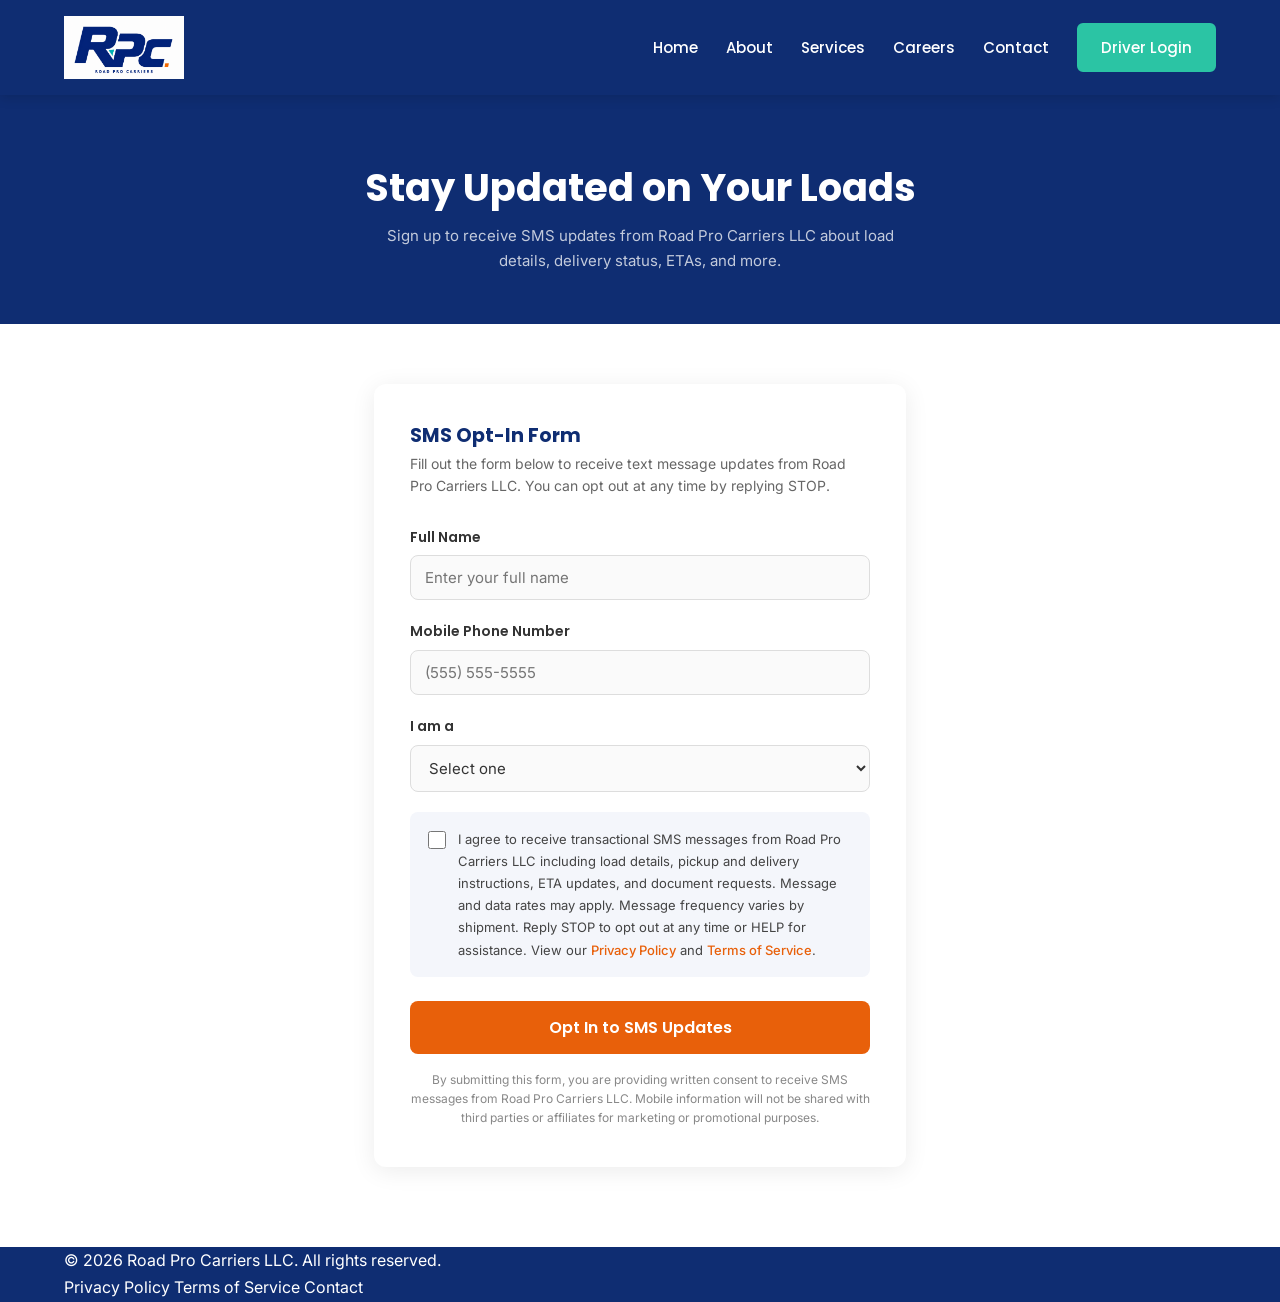
<file: sms-opt-in.html>
<!DOCTYPE html>
<html lang="en">
<head>
  <meta charset="UTF-8">
  <meta name="viewport" content="width=device-width, initial-scale=1.0">
  <meta name="description" content="Opt in to receive SMS updates from Road Pro Carriers LLC about your loads, deliveries, and shipment status.">
  <title>SMS Opt-In | Road Pro Carriers LLC</title>
  <link rel="stylesheet" href="styles.css">
  <style>
    .optin-hero {
      background: #0F2D72;
      padding: 70px 24px 50px;
      text-align: center;
    }
    .optin-hero h1 {
      color: #FFFFFF;
      font-size: clamp(1.6rem, 4vw, 2.4rem);
      margin-bottom: 12px;
    }
    .optin-hero p {
      color: rgba(255,255,255,0.75);
      font-size: 15px;
      max-width: 540px;
      margin: 0 auto;
    }
    .optin-section {
      max-width: 580px;
      margin: 0 auto;
      padding: 60px 24px 80px;
    }
    .optin-card {
      background: #ffffff;
      border-radius: 12px;
      box-shadow: 0 4px 24px rgba(0,0,0,0.08);
      padding: 40px 36px;
    }
    .optin-card h2 {
      font-family: 'Poppins', sans-serif;
      font-size: 1.2rem;
      color: #0F2D72;
      margin-bottom: 6px;
    }
    .optin-card .subtext {
      font-size: 14px;
      color: #666;
      margin-bottom: 28px;
      line-height: 1.6;
    }
    .form-group {
      margin-bottom: 20px;
    }
    .form-group label {
      display: block;
      font-size: 14px;
      font-weight: 600;
      color: #333;
      margin-bottom: 6px;
      font-family: 'Poppins', sans-serif;
    }
    .form-group input[type="text"],
    .form-group input[type="tel"],
    .form-group select {
      width: 100%;
      padding: 12px 14px;
      border: 1.5px solid #ddd;
      border-radius: 8px;
      font-size: 15px;
      font-family: 'Inter', sans-serif;
      color: #333;
      box-sizing: border-box;
      transition: border-color 0.2s;
      background: #fafafa;
    }
    .form-group input:focus,
    .form-group select:focus {
      outline: none;
      border-color: #2BC4A4;
      background: #fff;
    }
    .consent-box {
      background: #f4f6fb;
      border-radius: 8px;
      padding: 16px 18px;
      margin-bottom: 24px;
      display: flex;
      gap: 12px;
      align-items: flex-start;
    }
    .consent-box input[type="checkbox"] {
      margin-top: 3px;
      width: 18px;
      height: 18px;
      accent-color: #0F2D72;
      flex-shrink: 0;
      cursor: pointer;
    }
    .consent-box label {
      font-size: 13px;
      color: #444;
      line-height: 1.7;
      cursor: pointer;
    }
    .consent-box label a {
      color: #E8600A;
      font-weight: 500;
    }
    .btn-submit {
      width: 100%;
      background: #E8600A;
      color: #fff;
      border: none;
      border-radius: 8px;
      padding: 14px;
      font-size: 16px;
      font-weight: 600;
      font-family: 'Poppins', sans-serif;
      cursor: pointer;
      transition: background 0.2s;
    }
    .btn-submit:hover {
      background: #cf5409;
    }
    .disclaimer {
      font-size: 12px;
      color: #888;
      text-align: center;
      margin-top: 16px;
      line-height: 1.6;
    }
    .success-msg {
      display: none;
      background: #e6faf6;
      border: 1.5px solid #2BC4A4;
      border-radius: 8px;
      padding: 20px 24px;
      text-align: center;
      margin-top: 20px;
    }
    .success-msg h3 {
      color: #0F2D72;
      font-family: 'Poppins', sans-serif;
      margin-bottom: 8px;
    }
    .success-msg p {
      color: #444;
      font-size: 14px;
    }
  </style>
</head>
<body>

  <header class="site-header">
    <div class="header-inner">
      <a href="index.html" class="logo">
        <img src="images/logo.png" alt="Road Pro Carriers LLC">
      </a>
      <input type="checkbox" id="nav-toggle" class="nav-toggle">
      <label for="nav-toggle" class="hamburger" aria-label="Toggle navigation">
        <span></span><span></span><span></span>
      </label>
      <nav class="main-nav">
        <a href="index.html">Home</a>
        <a href="about.html">About</a>
        <a href="services.html">Services</a>
        <a href="careers.html">Careers</a>
        <a href="contact.html">Contact</a>
        <a href="driver-login.html" class="btn btn-teal nav-login">Driver Login</a>
      </nav>
    </div>
  </header>

  <div class="optin-hero">
    <h1>Stay Updated on Your Loads</h1>
    <p>Sign up to receive SMS updates from Road Pro Carriers LLC about load details, delivery status, ETAs, and more.</p>
  </div>

  <div class="optin-section">
    <div class="optin-card">
      <h2>SMS Opt-In Form</h2>
      <p class="subtext">Fill out the form below to receive text message updates from Road Pro Carriers LLC. You can opt out at any time by replying STOP.</p>

      <div class="form-group">
        <label for="full-name">Full Name</label>
        <input type="text" id="full-name" name="full_name" placeholder="Enter your full name" required>
      </div>

      <div class="form-group">
        <label for="phone">Mobile Phone Number</label>
        <input type="tel" id="phone" name="phone" placeholder="(555) 555-5555" required>
      </div>

      <div class="form-group">
        <label for="role">I am a</label>
        <select id="role" name="role">
          <option value="">Select one</option>
          <option value="driver">Driver</option>
          <option value="customer">Customer / Client</option>
        </select>
      </div>

      <div class="consent-box">
        <input type="checkbox" id="consent" name="consent" required>
        <label for="consent">
          I agree to receive transactional SMS messages from Road Pro Carriers LLC including load details, pickup and delivery instructions, ETA updates, and document requests. Message and data rates may apply. Message frequency varies by shipment. Reply STOP to opt out at any time or HELP for assistance. View our <a href="privacy-policy.html">Privacy Policy</a> and <a href="terms-of-service.html">Terms of Service</a>.
        </label>
      </div>

      <button class="btn-submit" onclick="handleSubmit()">Opt In to SMS Updates</button>

      <p class="disclaimer">By submitting this form, you are providing written consent to receive SMS messages from Road Pro Carriers LLC. Mobile information will not be shared with third parties or affiliates for marketing or promotional purposes.</p>

      <div class="success-msg" id="success-msg">
        <h3>You're opted in!</h3>
        <p>You will now receive SMS updates from Road Pro Carriers LLC. Reply STOP at any time to opt out.</p>
      </div>
    </div>
  </div>

  <footer class="site-footer">
    <div class="footer-inner container">
      <p>&copy; 2026 Road Pro Carriers LLC. All rights reserved.</p>
      <nav class="footer-links">
        <a href="privacy-policy.html">Privacy Policy</a>
        <a href="terms-of-service.html">Terms of Service</a>
        <a href="contact.html">Contact</a>
      </nav>
    </div>
  </footer>

  <script>
    function handleSubmit() {
      const name = document.getElementById('full-name').value.trim();
      const phone = document.getElementById('phone').value.trim();
      const consent = document.getElementById('consent').checked;
      const role = document.getElementById('role').value;

      if (!name || !phone || !role) {
        alert('Please fill out all fields.');
        return;
      }
      if (!consent) {
        alert('Please check the consent box to continue.');
        return;
      }

      document.querySelector('.btn-submit').style.display = 'none';
      document.getElementById('success-msg').style.display = 'block';
    }
  </script>

</body>
</html>
</file>
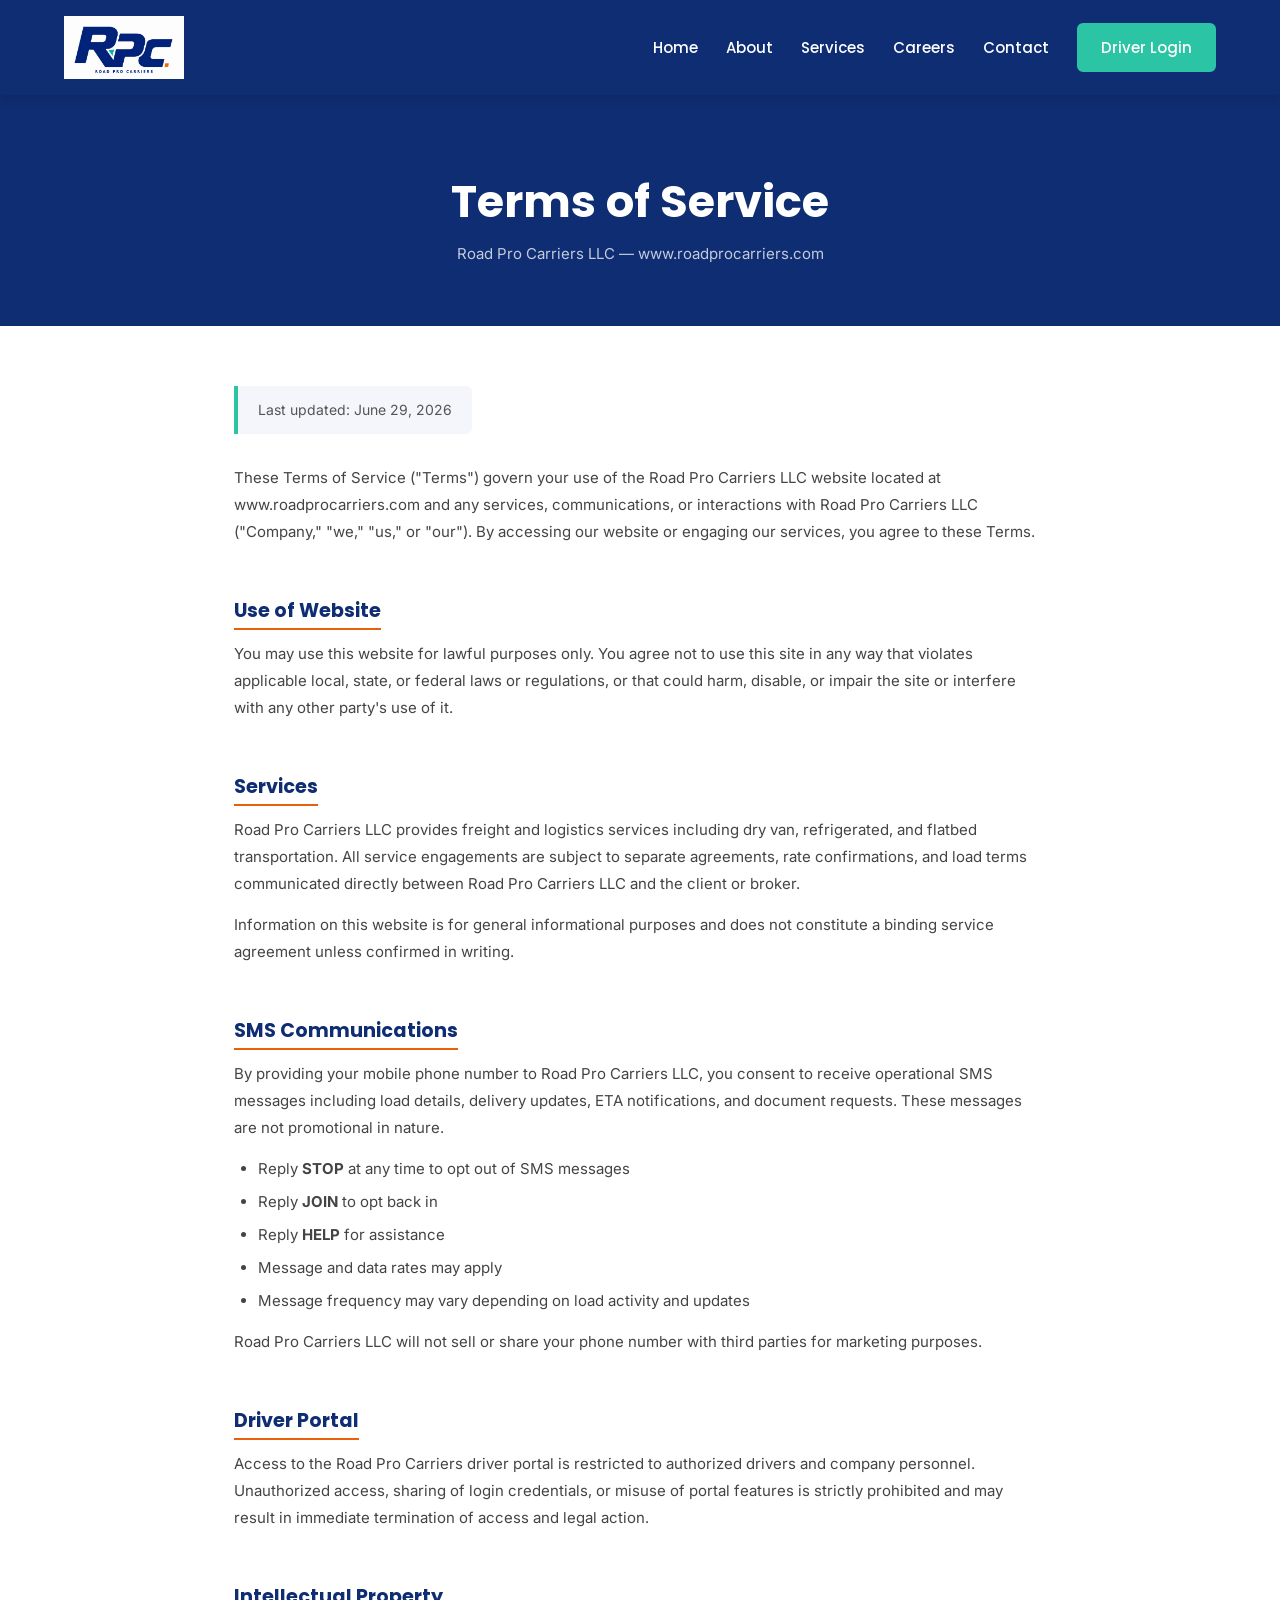
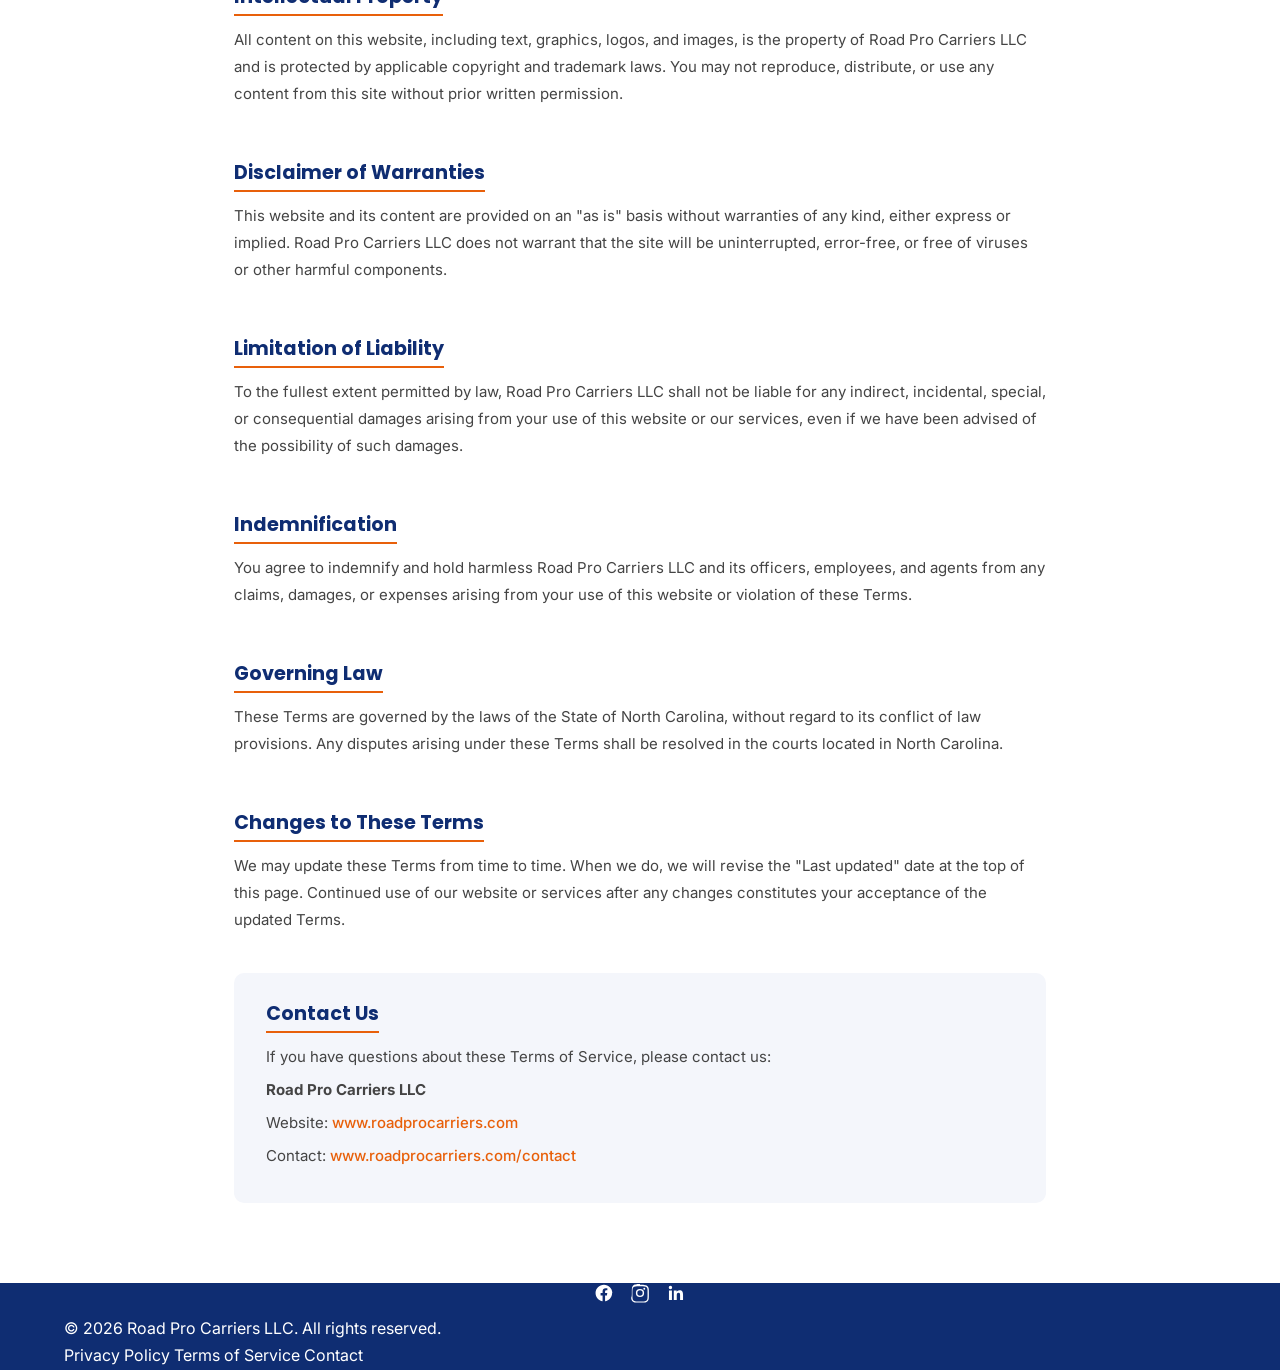
<file: terms-of-service.html>
<!DOCTYPE html>
<html lang="en">
<head>
  <meta charset="UTF-8">
  <meta name="viewport" content="width=device-width, initial-scale=1.0">
  <meta name="description" content="Terms of Service for Road Pro Carriers LLC. Review the terms governing use of our website and services.">
  <title>Terms of Service | Road Pro Carriers LLC</title>
  <link rel="stylesheet" href="styles.css">
  <style>
    .legal-hero {
      background: #0F2D72;
      padding: 80px 24px 60px;
      text-align: center;
    }
    .legal-hero h1 {
      color: #FFFFFF;
      font-size: clamp(1.8rem, 4vw, 2.8rem);
      margin-bottom: 12px;
    }
    .legal-hero p {
      color: rgba(255,255,255,0.75);
      font-size: 15px;
    }
    .legal-body {
      max-width: 860px;
      margin: 0 auto;
      padding: 60px 24px 80px;
    }
    .legal-body h2 {
      font-family: 'Poppins', sans-serif;
      font-size: 1.2rem;
      color: #0F2D72;
      margin-top: 40px;
      margin-bottom: 10px;
      padding-bottom: 6px;
      border-bottom: 2px solid #E8600A;
      display: inline-block;
    }
    .legal-body p {
      color: #444;
      font-size: 15px;
      line-height: 1.8;
      margin-bottom: 14px;
    }
    .legal-body ul {
      list-style: disc;
      padding-left: 24px;
      margin-bottom: 14px;
    }
    .legal-body ul li {
      color: #444;
      font-size: 15px;
      line-height: 1.8;
      margin-bottom: 6px;
    }
    .legal-updated {
      display: inline-block;
      background: #f4f6fb;
      border-left: 4px solid #2BC4A4;
      padding: 12px 20px;
      font-size: 14px;
      color: #555;
      margin-bottom: 30px;
      border-radius: 0 6px 6px 0;
    }
    .legal-contact-box {
      background: #f4f6fb;
      border-radius: 10px;
      padding: 28px 32px;
      margin-top: 40px;
    }
    .legal-contact-box p {
      margin-bottom: 6px;
    }
    .legal-contact-box a {
      color: #E8600A;
      font-weight: 500;
    }
  </style>
</head>
<body>

  <header class="site-header">
    <div class="header-inner">
      <a href="https://www.roadprocarriers.com" class="logo">
        <img src="images/logo.png" alt="Road Pro Carriers LLC">
      </a>
      <input type="checkbox" id="nav-toggle" class="nav-toggle">
      <label for="nav-toggle" class="hamburger" aria-label="Toggle navigation">
        <span></span><span></span><span></span>
      </label>
      <nav class="main-nav">
        <a href="index.html">Home</a>
        <a href="about.html">About</a>
        <a href="services.html">Services</a>
        <a href="careers.html">Careers</a>
        <a href="contact.html">Contact</a>
        <a href="driver-login.html" class="btn btn-teal nav-login">Driver Login</a>
      </nav>
    </div>
  </header>

  <div class="legal-hero">
    <h1>Terms of Service</h1>
    <p>Road Pro Carriers LLC — www.roadprocarriers.com</p>
  </div>

  <div class="legal-body">
    <span class="legal-updated">Last updated: June 29, 2026</span>

    <p>These Terms of Service ("Terms") govern your use of the Road Pro Carriers LLC website located at www.roadprocarriers.com and any services, communications, or interactions with Road Pro Carriers LLC ("Company," "we," "us," or "our"). By accessing our website or engaging our services, you agree to these Terms.</p>

    <h2>Use of Website</h2>
    <p>You may use this website for lawful purposes only. You agree not to use this site in any way that violates applicable local, state, or federal laws or regulations, or that could harm, disable, or impair the site or interfere with any other party's use of it.</p>

    <h2>Services</h2>
    <p>Road Pro Carriers LLC provides freight and logistics services including dry van, refrigerated, and flatbed transportation. All service engagements are subject to separate agreements, rate confirmations, and load terms communicated directly between Road Pro Carriers LLC and the client or broker.</p>
    <p>Information on this website is for general informational purposes and does not constitute a binding service agreement unless confirmed in writing.</p>

    <h2>SMS Communications</h2>
    <p>By providing your mobile phone number to Road Pro Carriers LLC, you consent to receive operational SMS messages including load details, delivery updates, ETA notifications, and document requests. These messages are not promotional in nature.</p>
    <ul>
      <li>Reply <strong>STOP</strong> at any time to opt out of SMS messages</li>
      <li>Reply <strong>JOIN</strong> to opt back in</li>
      <li>Reply <strong>HELP</strong> for assistance</li>
      <li>Message and data rates may apply</li>
      <li>Message frequency may vary depending on load activity and updates</li>
    </ul>
    <p>Road Pro Carriers LLC will not sell or share your phone number with third parties for marketing purposes.</p>

    <h2>Driver Portal</h2>
    <p>Access to the Road Pro Carriers driver portal is restricted to authorized drivers and company personnel. Unauthorized access, sharing of login credentials, or misuse of portal features is strictly prohibited and may result in immediate termination of access and legal action.</p>

    <h2>Intellectual Property</h2>
    <p>All content on this website, including text, graphics, logos, and images, is the property of Road Pro Carriers LLC and is protected by applicable copyright and trademark laws. You may not reproduce, distribute, or use any content from this site without prior written permission.</p>

    <h2>Disclaimer of Warranties</h2>
    <p>This website and its content are provided on an "as is" basis without warranties of any kind, either express or implied. Road Pro Carriers LLC does not warrant that the site will be uninterrupted, error-free, or free of viruses or other harmful components.</p>

    <h2>Limitation of Liability</h2>
    <p>To the fullest extent permitted by law, Road Pro Carriers LLC shall not be liable for any indirect, incidental, special, or consequential damages arising from your use of this website or our services, even if we have been advised of the possibility of such damages.</p>

    <h2>Indemnification</h2>
    <p>You agree to indemnify and hold harmless Road Pro Carriers LLC and its officers, employees, and agents from any claims, damages, or expenses arising from your use of this website or violation of these Terms.</p>

    <h2>Governing Law</h2>
    <p>These Terms are governed by the laws of the State of North Carolina, without regard to its conflict of law provisions. Any disputes arising under these Terms shall be resolved in the courts located in North Carolina.</p>

    <h2>Changes to These Terms</h2>
    <p>We may update these Terms from time to time. When we do, we will revise the "Last updated" date at the top of this page. Continued use of our website or services after any changes constitutes your acceptance of the updated Terms.</p>

    <div class="legal-contact-box">
      <h2 style="margin-top:0;">Contact Us</h2>
      <p>If you have questions about these Terms of Service, please contact us:</p>
      <p><strong>Road Pro Carriers LLC</strong></p>
      <p>Website: <a href="https://www.roadprocarriers.com">www.roadprocarriers.com</a></p>
      <p>Contact: <a href="https://www.roadprocarriers.com/contact.html">www.roadprocarriers.com/contact</a></p>
    </div>
  </div>

  <footer class="site-footer">
    <div class="footer-inner container"><div class="footer-social"><a href="https://www.facebook.com/profile.php?id=1209260988936716" target="_blank" rel="noopener noreferrer" aria-label="Facebook"><svg xmlns="http://www.w3.org/2000/svg" viewBox="0 0 24 24" width="20" height="20" fill="currentColor"><path d="M22 12.06C22 6.48 17.52 2 11.94 2 6.35 2 1.87 6.48 1.87 12.06c0 5.02 3.66 9.18 8.44 9.94v-7.03H7.9v-2.91h2.41V9.91c0-2.38 1.42-3.7 3.6-3.7 1.04 0 2.13.19 2.13.19v2.34h-1.2c-1.18 0-1.55.73-1.55 1.48v1.78h2.64l-.42 2.91h-2.22V22c4.78-.76 8.44-4.92 8.44-9.94Z"/></svg></a><a href="https://www.instagram.com/roadprocarriers" target="_blank" rel="noopener noreferrer" aria-label="Instagram"><svg xmlns="http://www.w3.org/2000/svg" viewBox="0 0 24 24" width="20" height="20" fill="currentColor"><path d="M12 2.2c3.2 0 3.58.01 4.85.07 1.17.05 1.97.24 2.43.4a4.9 4.9 0 0 1 1.77 1.15 4.9 4.9 0 0 1 1.15 1.77c.16.46.35 1.26.4 2.43.06 1.27.07 1.65.07 4.85s-.01 3.58-.07 4.85c-.05 1.17-.24 1.97-.4 2.43a4.9 4.9 0 0 1-1.15 1.77 4.9 4.9 0 0 1-1.77 1.15c-.46.16-1.26.35-2.43.4-1.27.06-1.65.07-4.85.07s-3.58-.01-4.85-.07c-1.17-.05-1.97-.24-2.43-.4a4.9 4.9 0 0 1-1.77-1.15 4.9 4.9 0 0 1-1.15-1.77c-.16-.46-.35-1.26-.4-2.43C2.21 15.58 2.2 15.2 2.2 12s.01-3.58.07-4.85c.05-1.17.24-1.97.4-2.43a4.9 4.9 0 0 1 1.15-1.77A4.9 4.9 0 0 1 5.59 1.8c.46-.16 1.26-.35 2.43-.4C9.29 1.34 9.67 1.33 12 1.33Zm0 1.8c-3.15 0-3.52.01-4.76.07-1.03.05-1.6.22-1.97.36a3.1 3.1 0 0 0-1.15.75c-.36.35-.58.7-.75 1.15-.14.37-.31.94-.36 1.97-.06 1.24-.07 1.61-.07 4.76s.01 3.52.07 4.76c.05 1.03.22 1.6.36 1.97.17.45.39.8.75 1.15.35.36.7.58 1.15.75.37.14.94.31 1.97.36 1.24.06 1.61.07 4.76.07s3.52-.01 4.76-.07c1.03-.05 1.6-.22 1.97-.36a3.1 3.1 0 0 0 1.15-.75c.36-.35.58-.7.75-1.15.14-.37.31-.94.36-1.97.06-1.24.07-1.61.07-4.76s-.01-3.52-.07-4.76c-.05-1.03-.22-1.6-.36-1.97a3.1 3.1 0 0 0-.75-1.15 3.1 3.1 0 0 0-1.15-.75c-.37-.14-.94-.31-1.97-.36-1.24-.06-1.61-.07-4.76-.07Zm0 3.06a4.94 4.94 0 1 1 0 9.88 4.94 4.94 0 0 1 0-9.88Zm0 8.14a3.2 3.2 0 1 0 0-6.4 3.2 3.2 0 0 0 0 6.4Zm6.29-8.34a1.15 1.15 0 1 1-2.3 0 1.15 1.15 0 0 1 2.3 0Z"/></svg></a><a href="https://www.linkedin.com/company/roadprocarriers" target="_blank" rel="noopener noreferrer" aria-label="LinkedIn"><svg xmlns="http://www.w3.org/2000/svg" viewBox="0 0 24 24" width="20" height="20" fill="currentColor"><path d="M20.45 20.45h-3.55v-5.57c0-1.33-.02-3.04-1.85-3.04-1.86 0-2.14 1.45-2.14 2.94v5.67H9.36V9h3.41v1.56h.05c.48-.9 1.63-1.85 3.36-1.85 3.6 0 4.27 2.37 4.27 5.45v6.29ZM5.34 7.43a2.06 2.06 0 1 1 0-4.12 2.06 2.06 0 0 1 0 4.12ZM7.12 20.45H3.56V9h3.56v11.45Z"/></svg></a></div>
      <p>&copy; 2026 Road Pro Carriers LLC. All rights reserved.</p>
      <nav class="footer-links">
        <a href="privacy-policy.html">Privacy Policy</a>
        <a href="terms-of-service.html">Terms of Service</a>
        <a href="contact.html">Contact</a>
      </nav>
    </div>
  </footer>

</body>
</html>
</file>
<file: styles.css>
/* =============================================
   Road Pro Carriers LLC Global Styles
   ============================================= */

@import url('https://fonts.googleapis.com/css2?family=Inter:wght@400;500&family=Poppins:wght@400;600;700&display=swap');

*, *::before, *::after {
  box-sizing: border-box;
  margin: 0;
  padding: 0;
}

html {
  scroll-behavior: smooth;
}

body {
  font-family: 'Inter', sans-serif;
  font-weight: 400;
  font-size: 16px;
  line-height: 1.7;
  color: #333;
  background: #FFFFFF;
}

img {
  max-width: 100%;
  height: auto;
  display: block;
}

a {
  text-decoration: none;
  color: inherit;
}

ul {
  list-style: none;
}

h1, h2, h3, h4, h5, h6 {
  font-family: 'Poppins', sans-serif;
  font-weight: 700;
  line-height: 1.2;
}

.container {
  max-width: 1200px;
  margin: 0 auto;
  padding: 0 24px;
}

section {
  padding: 80px 0;
}

/* ---------- Buttons ---------- */
.btn {
  display: inline-block;
  padding: 14px 32px;
  border-radius: 6px;
  font-family: 'Poppins', sans-serif;
  font-weight: 600;
  font-size: 15px;
  cursor: pointer;
  border: 2px solid transparent;
  transition: all 0.3s ease;
}

.btn-orange {
  background: #E8600A;
  color: #FFFFFF;
  border-color: #E8600A;
}

.btn-orange:hover {
  background: #c45209;
  border-color: #c45209;
}

.btn-white-outline {
  background: transparent;
  color: #FFFFFF;
  border-color: #FFFFFF;
}

.btn-white-outline:hover {
  background: #FFFFFF;
  color: #0F2D72;
}

.btn-teal {
  background: #2BC4A4;
  color: #FFFFFF;
  border-color: #2BC4A4;
}

.btn-teal:hover {
  background: #24a88c;
  border-color: #24a88c;
}
.btn-navy {
  background: transparent;
  color: #FFFFFF;
  border-color: #FFFFFF;
  border-width: 2px;
  font-weight: 600;
}

.btn-navy:hover {
  background: rgba(255, 255, 255, 0.12);
  color: #FFFFFF;
  border-color: #FFFFFF;
}

.nav-admin {
  padding: 10px 22px;
  font-size: 14px;
  margin-left: 8px;
}

.nav-admin:hover {
  color: #FFFFFF;
}

/* ---------- Header / Nav ---------- */
.site-header {
  background: #0F2D72;
  position: sticky;
  top: 0;
  z-index: 1000;
  box-shadow: 0 2px 12px rgba(0, 0, 0, 0.15);
}

.header-inner {
  display: flex;
  align-items: center;
  justify-content: space-between;
  padding: 16px 24px;
  max-width: 1200px;
  margin: 0 auto;
}

.logo img {
  max-width: 120px;
  width: 120px;
  height: auto;
}

.main-nav {
  display: flex;
  align-items: center;
  gap: 28px;
}

.main-nav a {
  color: #FFFFFF;
  font-family: 'Poppins', sans-serif;
  font-weight: 500;
  font-size: 15px;
  transition: color 0.3s ease;
}

.main-nav a:not(.btn):hover,
.main-nav a:not(.btn).active {
  color: #2BC4A4;
}

.nav-login {
  padding: 10px 22px;
  font-size: 14px;
}

.nav-login:hover {
  color: #FFFFFF;
}

.nav-toggle {
  display: none;
}

.hamburger {
  display: none;
  flex-direction: column;
  gap: 5px;
  cursor: pointer;
  padding: 4px;
  z-index: 1001;
}

.hamburger span {
  display: block;
  width: 26px;
  height: 3px;
  background: #FFFFFF;
  border-radius: 2px;
  transition: all 0.3s ease;
}

/* ---------- Hero ---------- */
.hero {
  min-height: 700px;
  display: flex;
  align-items: center;
  justify-content: center;
  text-align: center;
  background-size: cover;
  background-position: center 20%;
  background-repeat: no-repeat;
  position: relative;
}

.hero::before {
  content: '';
  position: absolute;
  inset: 0;
  background: rgba(0, 0, 0, 0.55);
}

.hero-navy {
  background: #0F2D72;
}

.hero-navy::before {
  display: none;
}

.hero-content {
  position: relative;
  z-index: 1;
  max-width: 800px;
  padding: 40px 24px;
}

.hero h1 {
  color: #FFFFFF;
  font-size: clamp(2.2rem, 5vw, 3.5rem);
  margin-bottom: 20px;
}

.hero p {
  color: rgba(255, 255, 255, 0.9);
  font-size: 18px;
  margin-bottom: 32px;
}

.hero-buttons {
  display: flex;
  gap: 16px;
  justify-content: center;
  flex-wrap: wrap;
}

/* ---------- Tagline Bar ---------- */
.tagline-bar {
  background-color: #0F2D72;
  padding: 50px 20px;
  text-align: center;
  font-family: 'Poppins', sans-serif;
  font-size: clamp(1.8rem, 5vw, 52px);
  font-weight: 700;
  letter-spacing: 6px;
  color: #FFFFFF;
  width: 100%;
}

.hero-about {
  background-position: center 40%;
}

/* ---------- Services Overview Card ---------- */
.services-overview {
  max-width: 800px;
  margin: 0 auto;
}

.services-overview-card {
  border-left: 4px solid #0F2D72;
  padding: 40px;
}

.services-overview-list {
  display: grid;
  gap: 28px;
  margin-bottom: 32px;
}

.service-overview-item {
  display: flex;
  gap: 16px;
  align-items: flex-start;
}

.service-overview-item .icon-circle {
  width: 44px;
  height: 44px;
  margin: 0;
  flex-shrink: 0;
}

.service-overview-item .icon-circle svg {
  width: 20px;
  height: 20px;
}

.service-overview-item h3 {
  color: #0F2D72;
  font-size: 1.05rem;
  margin-bottom: 6px;
}

.service-overview-item p {
  color: #666;
  font-size: 15px;
  line-height: 1.6;
}

.services-overview-card .btn {
  width: 100%;
  text-align: center;
}

/* ---------- Section Headings ---------- */
.section-title {
  font-size: clamp(1.8rem, 3vw, 2.4rem);
  color: #0F2D72;
  margin-bottom: 16px;
}

.section-subtitle {
  color: #666;
  font-size: 17px;
  margin-bottom: 48px;
  max-width: 600px;
}

.text-center {
  text-align: center;
}

.text-center .section-subtitle {
  margin-left: auto;
  margin-right: auto;
}

/* ---------- Icons ---------- */
.icon-circle {
  width: 64px;
  height: 64px;
  background: rgba(43, 196, 164, 0.12);
  border-radius: 50%;
  display: flex;
  align-items: center;
  justify-content: center;
  margin: 0 auto 20px;
  color: #2BC4A4;
}

.icon-circle svg {
  width: 28px;
  height: 28px;
}

.icon-circle-lg {
  width: 80px;
  height: 80px;
  margin: 0 0 24px;
}

.icon-circle-lg svg {
  width: 36px;
  height: 36px;
}

.icon-circle-sm {
  width: 56px;
  height: 56px;
  margin: 0 auto 16px;
}

.icon-circle-sm svg {
  width: 24px;
  height: 24px;
}

/* ---------- Services Grid ---------- */
.services-grid {
  display: grid;
  grid-template-columns: repeat(3, 1fr);
  gap: 32px;
}

.service-card {
  text-align: center;
}

.service-card h3 {
  color: #0F2D72;
  font-size: 1.25rem;
  margin-bottom: 12px;
}

.service-card p {
  color: #666;
  margin-bottom: 16px;
  font-size: 15px;
}

.learn-more {
  color: #E8600A;
  font-family: 'Poppins', sans-serif;
  font-weight: 600;
  font-size: 14px;
  transition: color 0.3s ease;
}

.learn-more:hover {
  color: #c45209;
}

/* ---------- Two Column Layouts ---------- */
.two-col {
  display: grid;
  grid-template-columns: 1fr 1fr;
  gap: 60px;
  align-items: center;
}

.two-col img {
  border-radius: 12px;
  box-shadow: 0 4px 20px rgba(0, 0, 0, 0.08);
  width: 100%;
}

.two-col.reverse .col-image,
.two-col.reverse .col-icon {
  order: 2;
}

.two-col.reverse .col-text {
  order: 1;
}

/* ---------- CTA Banner ---------- */
.cta-banner {
  background-size: cover;
  background-position: center;
  background-repeat: no-repeat;
  position: relative;
  text-align: center;
  padding: 0;
}

.cta-banner-homecoming,
.hero.cta-banner-homecoming {
  background-image: none;
  background-size: cover;
  background-position: center 40%;
  background-color: transparent;
  min-height: 700px;
  overflow: hidden;
  padding: 0;
}

.cta-banner-homecoming .cta-banner-img {
  position: absolute;
  inset: 0;
  width: 100%;
  height: 100%;
  object-fit: cover;
  object-position: center 40%;
  z-index: 0;
}

.cta-banner-homecoming .hero-content {
  position: absolute;
  inset: 0;
  z-index: 2;
  display: flex;
  flex-direction: column;
  align-items: center;
  justify-content: center;
  max-width: 800px;
  margin: 0 auto;
  padding: 100px 24px;
}

.cta-banner-homecoming::before,
.hero.cta-banner-homecoming::before {
  background: rgba(0, 0, 0, 0.35);
  z-index: 1;
}

.careers-hero {
  background-position: center center;
}

.careers-hero::before {
  background: rgba(0, 0, 0, 0.45);
}

.careers-cta h1,
.careers-cta h2,
.careers-cta p,
.careers-cta .btn,
.photo-banner h2,
.photo-banner p {
  color: white;
  text-shadow: 2px 2px 10px rgba(0, 0, 0, 0.95);
}

.cta-banner::before {
  content: '';
  position: absolute;
  inset: 0;
  background: rgba(0, 0, 0, 0.55);
}

.cta-banner .hero-content {
  padding: 100px 24px;
}

/* ---------- Content Blocks ---------- */
.content-block h2 {
  color: #0F2D72;
  font-size: clamp(1.6rem, 2.5vw, 2rem);
  margin-bottom: 20px;
}

.content-block p {
  color: #555;
  margin-bottom: 16px;
}

.content-block .btn {
  margin-top: 8px;
}

/* ---------- Values List ---------- */
.values-list {
  display: grid;
  gap: 16px;
}

.value-item {
  display: flex;
  align-items: flex-start;
  gap: 12px;
}

.value-dot {
  width: 8px;
  height: 8px;
  background: #2BC4A4;
  border-radius: 50%;
  flex-shrink: 0;
  margin-top: 8px;
}

.value-item strong {
  font-family: 'Poppins', sans-serif;
  color: #0F2D72;
  display: block;
  margin-bottom: 4px;
}

.value-item span {
  color: #555;
  font-size: 15px;
}

/* ---------- Service Detail ---------- */
.service-detail {
  padding: 80px 0;
}

.service-detail:nth-child(even) {
  background: #f8fafb;
}

.service-detail h2 {
  color: #0F2D72;
  font-size: clamp(1.6rem, 2.5vw, 2rem);
  margin-bottom: 20px;
}

.service-detail p {
  color: #555;
  margin-bottom: 16px;
}

.service-detail .col-icon {
  display: flex;
  align-items: center;
  justify-content: center;
}

.service-icon-circle {
  width: 200px;
  height: 200px;
  border-radius: 50%;
  background: #EEF3FC;
  display: flex;
  align-items: center;
  justify-content: center;
  box-shadow: 0 8px 24px rgba(15, 45, 114, 0.12);
  flex-shrink: 0;
}

.service-icon-circle svg {
  width: 120px;
  height: 120px;
}

/* ---------- Benefits Grid ---------- */
.benefits-grid {
  display: grid;
  grid-template-columns: repeat(3, 1fr);
  gap: 32px;
}

.benefit-card {
  text-align: center;
}

.benefit-card h3 {
  color: #0F2D72;
  font-size: 1.1rem;
  margin-bottom: 8px;
}

.benefit-card p {
  color: #666;
  font-size: 14px;
}

/* ---------- Photo Banner ---------- */
.photo-banner {
  min-height: 400px;
  background-size: cover;
  background-position: center;
  background-repeat: no-repeat;
  display: flex;
  align-items: center;
  justify-content: center;
  position: relative;
  padding: 0;
}

.photo-banner-content {
  position: relative;
  z-index: 1;
  text-align: center;
  padding: 40px 24px;
  max-width: 700px;
}

.photo-banner-content h2 {
  position: relative;
  z-index: 1;
  color: #FFFFFF;
  font-size: clamp(2rem, 4vw, 3rem);
  text-align: center;
  padding: 0;
  margin-bottom: 16px;
}

.photo-banner-content p {
  color: rgba(255, 255, 255, 0.9);
  font-size: 18px;
}

.photo-banner::before {
  content: '';
  position: absolute;
  inset: 0;
  background: rgba(0, 0, 0, 0.55);
}

.photo-banner-drivers {
  background-position: center 30%;
}

.photo-banner-drivers::before {
  background: rgba(0, 0, 0, 0.50);
}

/* ---------- Requirements ---------- */
.requirements-list li {
  padding: 12px 0;
  border-bottom: 1px solid #eee;
  color: #555;
  display: flex;
  align-items: center;
  gap: 12px;
}

.requirements-list li::before {
  content: '';
  width: 20px;
  height: 20px;
  background: rgba(43, 196, 164, 0.15);
  border-radius: 50%;
  flex-shrink: 0;
  background-image: url("data:image/svg+xml,%3Csvg xmlns='http://www.w3.org/2000/svg' viewBox='0 0 24 24' fill='none' stroke='%232BC4A4' stroke-width='3' stroke-linecap='round' stroke-linejoin='round'%3E%3Cpolyline points='20 6 9 17 4 12'/%3E%3C/svg%3E");
  background-size: 12px;
  background-repeat: no-repeat;
  background-position: center;
}

/* ---------- Forms ---------- */
.form-card {
  background: #FFFFFF;
  border-radius: 12px;
  box-shadow: 0 4px 20px rgba(0, 0, 0, 0.08);
  padding: 40px;
}

.form-card h2 {
  color: #0F2D72;
  font-size: 1.5rem;
  margin-bottom: 24px;
}

.form-group {
  margin-bottom: 20px;
}

.form-group label {
  display: block;
  font-family: 'Poppins', sans-serif;
  font-weight: 500;
  font-size: 14px;
  color: #0F2D72;
  margin-bottom: 6px;
}

.form-group input,
.form-group select,
.form-group textarea {
  width: 100%;
  padding: 12px 16px;
  border: 1px solid #ddd;
  border-radius: 6px;
  font-family: 'Inter', sans-serif;
  font-size: 15px;
  transition: border-color 0.3s ease;
  background: #FFFFFF;
}

.form-group input:focus,
.form-group select:focus,
.form-group textarea:focus {
  outline: none;
  border-color: #2BC4A4;
}

.form-group textarea {
  min-height: 120px;
  resize: vertical;
}

.form-row {
  display: grid;
  grid-template-columns: 1fr 1fr;
  gap: 20px;
}

/* ---------- Contact Info ---------- */
.contact-info-block {
  margin-bottom: 28px;
}

.contact-info-block h3 {
  color: #0F2D72;
  font-size: 1.3rem;
  margin-bottom: 20px;
}

.contact-info-block p,
.contact-info-block a {
  color: #555;
  font-size: 15px;
  line-height: 1.8;
}

.contact-info-block a:hover {
  color: #2BC4A4;
}

.contact-label {
  font-family: 'Poppins', sans-serif;
  font-weight: 600;
  color: #0F2D72;
  font-size: 13px;
  text-transform: uppercase;
  letter-spacing: 0.5px;
  margin-top: 16px;
  margin-bottom: 4px;
}

/* ---------- CTA Section ---------- */
.cta-section {
  background: #0F2D72;
  text-align: center;
}

.cta-section h2 {
  color: #FFFFFF;
  font-size: clamp(1.8rem, 3vw, 2.4rem);
  margin-bottom: 24px;
}

/* ---------- Map ---------- */
.map-section {
  padding: 0;
}

.map-section iframe {
  width: 100%;
  height: 450px;
  border: 0;
  display: block;
}

/* ---------- Stub Page ---------- */
.stub-content {
  text-align: center;
  max-width: 600px;
  margin: 0 auto;
}

.stub-content p {
  color: rgba(255, 255, 255, 0.9);
  font-size: 18px;
  margin-bottom: 32px;
}

.stub-links {
  display: flex;
  gap: 16px;
  justify-content: center;
  flex-wrap: wrap;
}

/* ---------- Footer ---------- */
.site-footer {
  background: #0F2D72;
  color: #FFFFFF;
}

.footer-main {
  display: grid;
  grid-template-columns: 1fr 1fr 1fr;
  gap: 40px;
  padding: 60px 24px;
  max-width: 1200px;
  margin: 0 auto;
}

.footer-col h4 {
  font-family: 'Poppins', sans-serif;
  font-size: 1.1rem;
  margin-bottom: 20px;
  color: #2BC4A4;
}

.footer-col p,
.footer-col a {
  color: rgba(255, 255, 255, 0.85);
  font-size: 14px;
  line-height: 1.8;
}

.footer-col a:hover {
  color: #2BC4A4;
}

.footer-tagline {
  color: #2BC4A4;
  font-style: italic;
  font-size: 13px;
  margin-top: 12px;
}

.footer-links li {
  margin-bottom: 10px;
}

.footer-social{display:flex;justify-content:center;gap:16px;margin-bottom:12px}.footer-social a{color:#FFFFFF;display:inline-flex;transition:color 0.3s ease}.footer-social a:hover{color:#2BC4A4}.footer-bottom {
  border-top: 1px solid rgba(255, 255, 255, 0.15);
  text-align: center;
  padding: 20px 24px;
  font-size: 13px;
  color: rgba(255, 255, 255, 0.7);
}

.bg-light {
  background: #f8fafb;
}

/* ---------- Responsive ---------- */
@media (max-width: 992px) {
  .services-grid,
  .benefits-grid {
    grid-template-columns: repeat(2, 1fr);
  }

  .tagline-bar {
    letter-spacing: 3px;
  }

  .two-col {
    grid-template-columns: 1fr;
    gap: 40px;
  }

  .two-col.reverse .col-image,
  .two-col.reverse .col-icon,
  .two-col.reverse .col-text {
    order: unset;
  }
}

@media (max-width: 768px) {
  section {
    padding: 60px 0;
  }

  .hamburger {
    display: flex;
  }

  .main-nav {
    position: fixed;
    top: 0;
    right: -100%;
    width: 280px;
    height: 100vh;
    background: #0F2D72;
    flex-direction: column;
    align-items: flex-start;
    padding: 80px 32px 32px;
    gap: 20px;
    transition: right 0.3s ease;
    box-shadow: -4px 0 20px rgba(0, 0, 0, 0.2);
  }

  .nav-toggle:checked ~ .main-nav {
    right: 0;
  }

  .nav-toggle:checked ~ .hamburger span:nth-child(1) {
    transform: rotate(45deg) translate(5px, 6px);
  }

  .nav-toggle:checked ~ .hamburger span:nth-child(2) {
    opacity: 0;
  }

  .nav-toggle:checked ~ .hamburger span:nth-child(3) {
    transform: rotate(-45deg) translate(5px, -6px);
  }

  .services-grid,
  .benefits-grid {
    grid-template-columns: 1fr;
  }

  .footer-main {
    grid-template-columns: 1fr;
    text-align: center;
  }

  .form-row {
    grid-template-columns: 1fr;
  }

  .hero {
    min-height: 500px;
  }

  .form-card {
    padding: 28px;
  }
}
</file>
